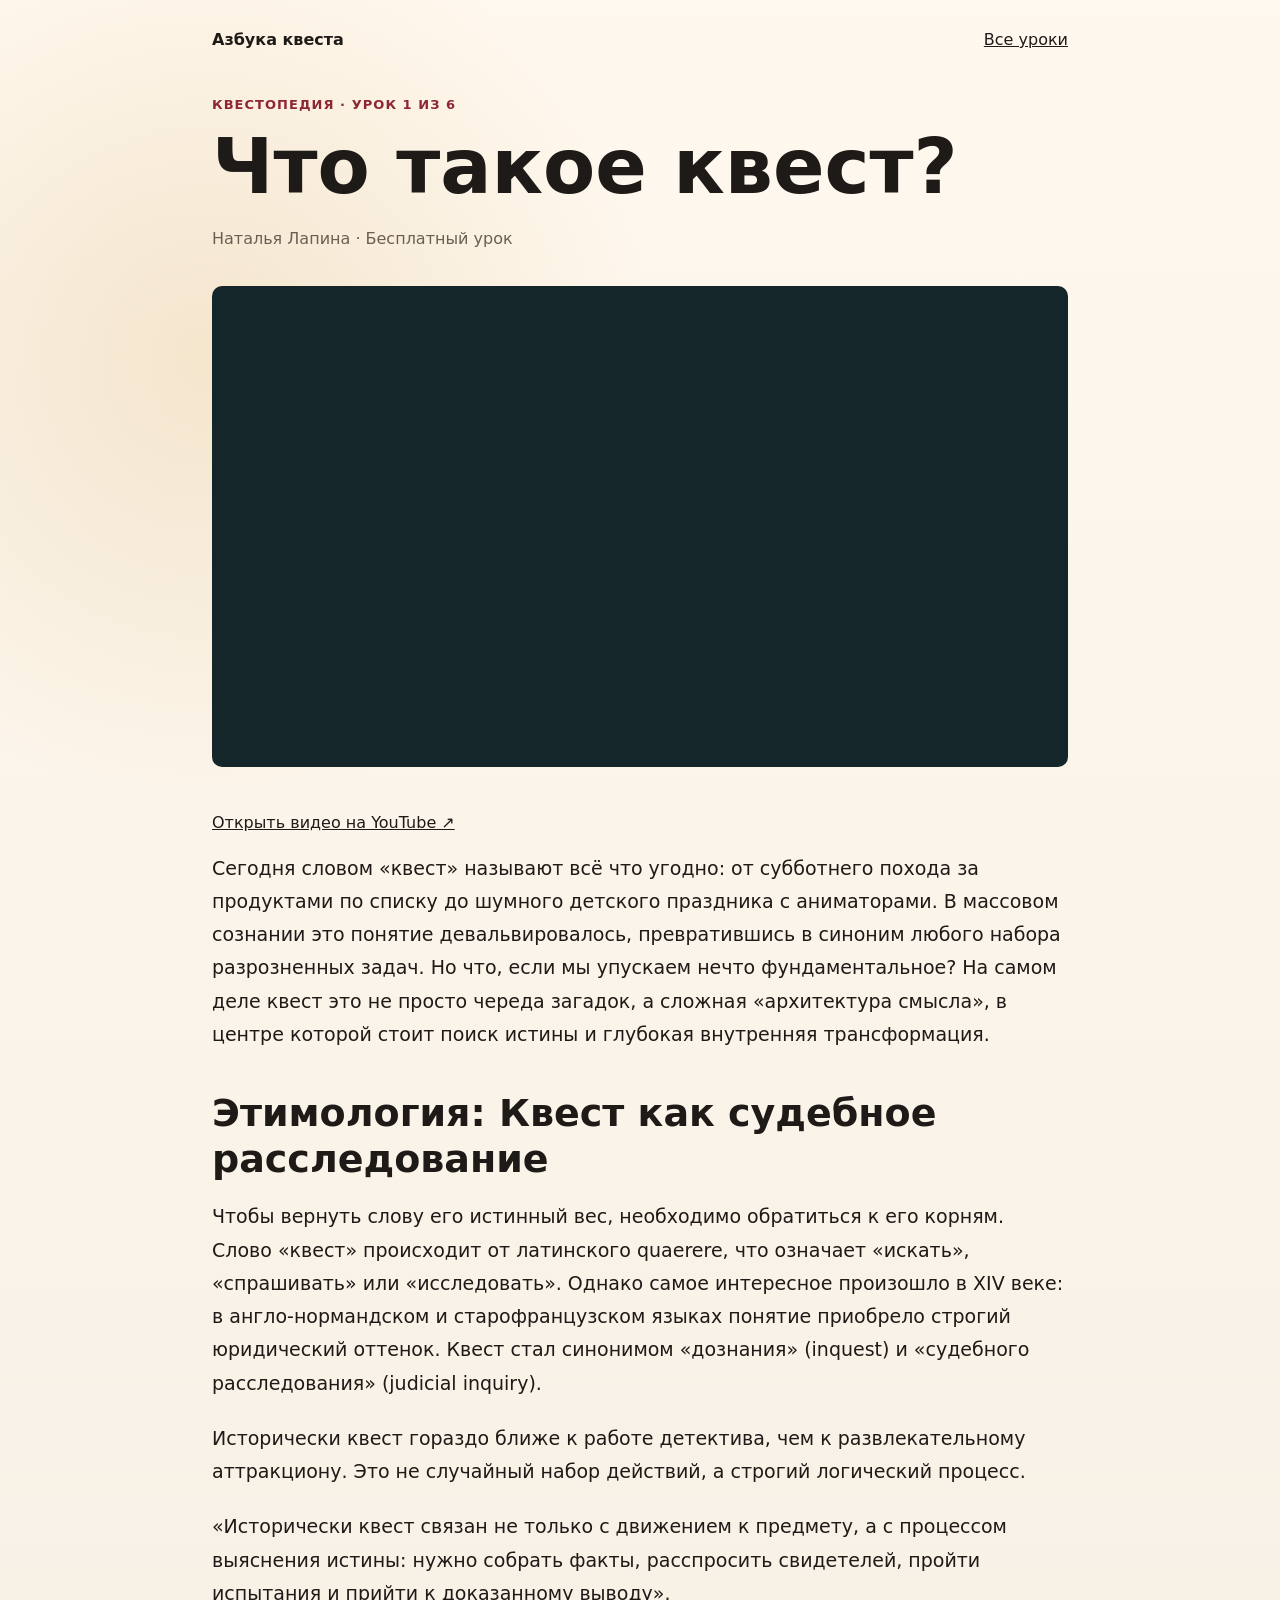
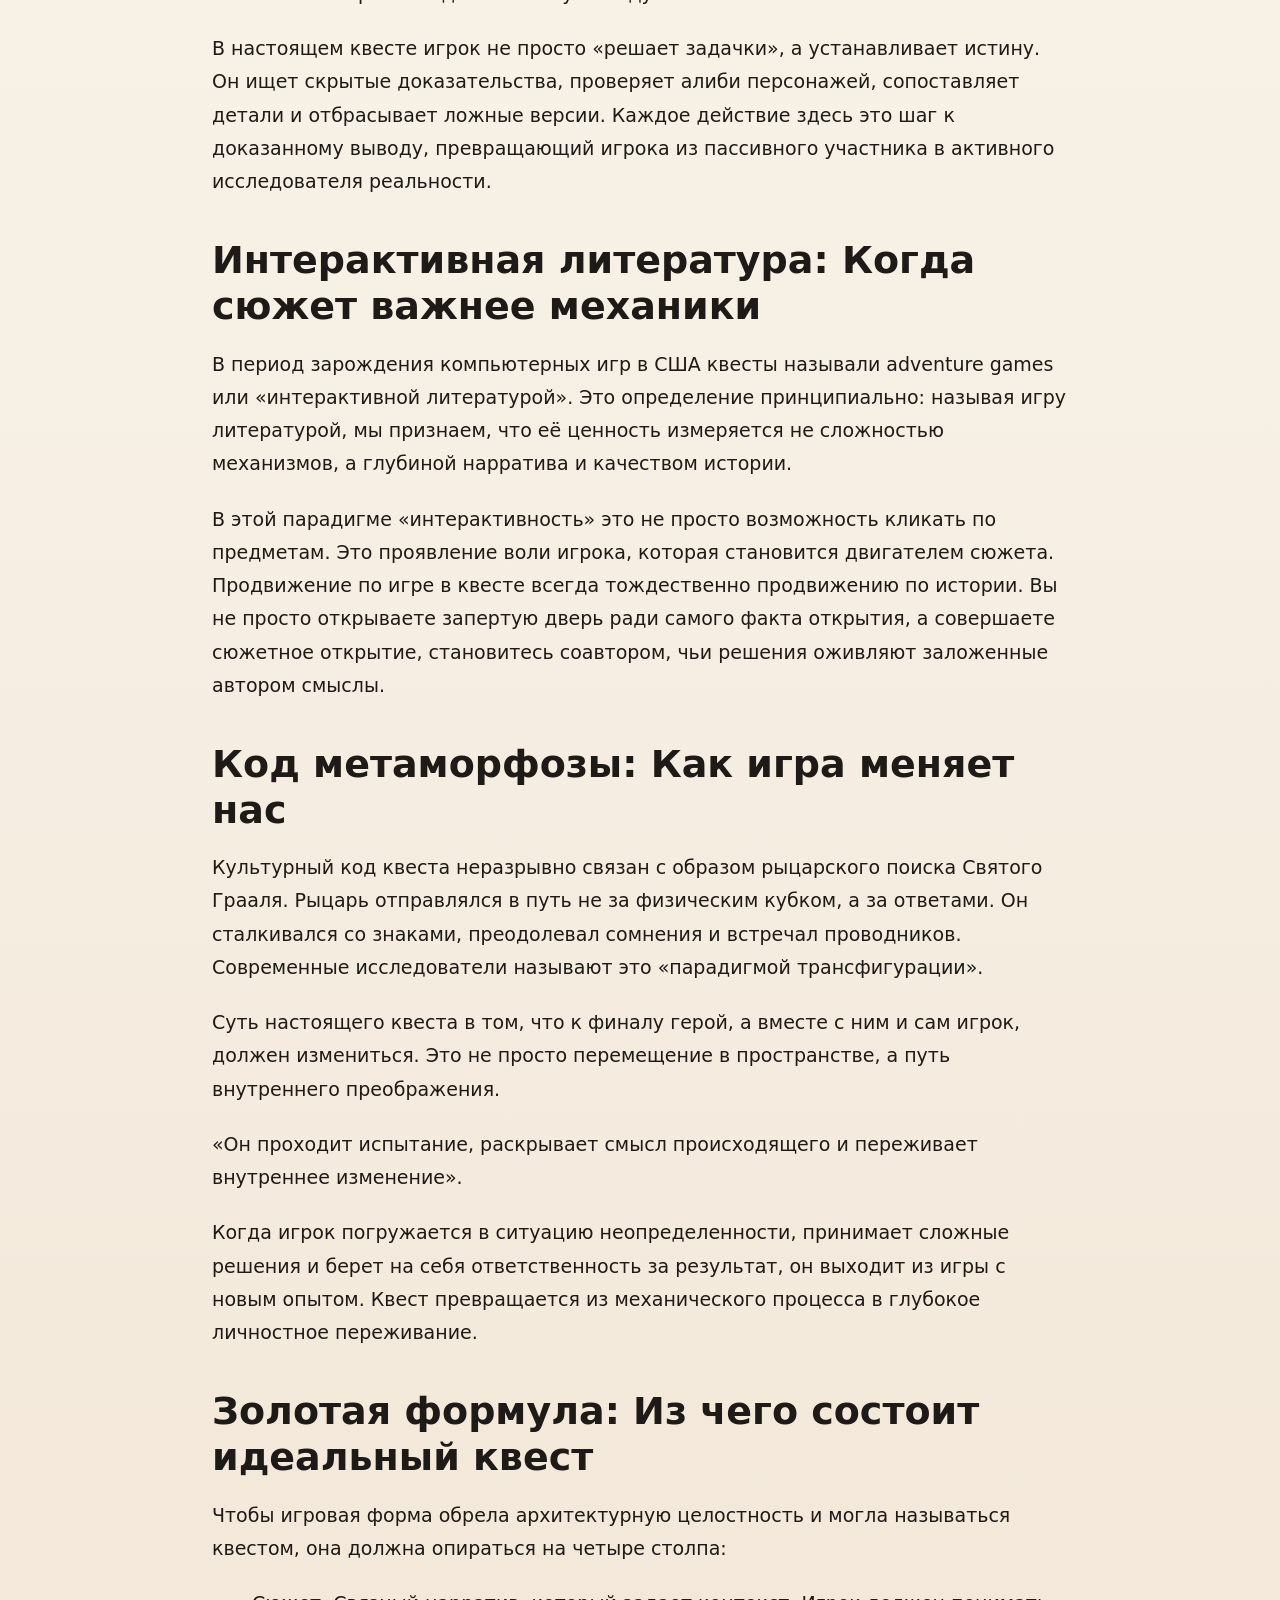
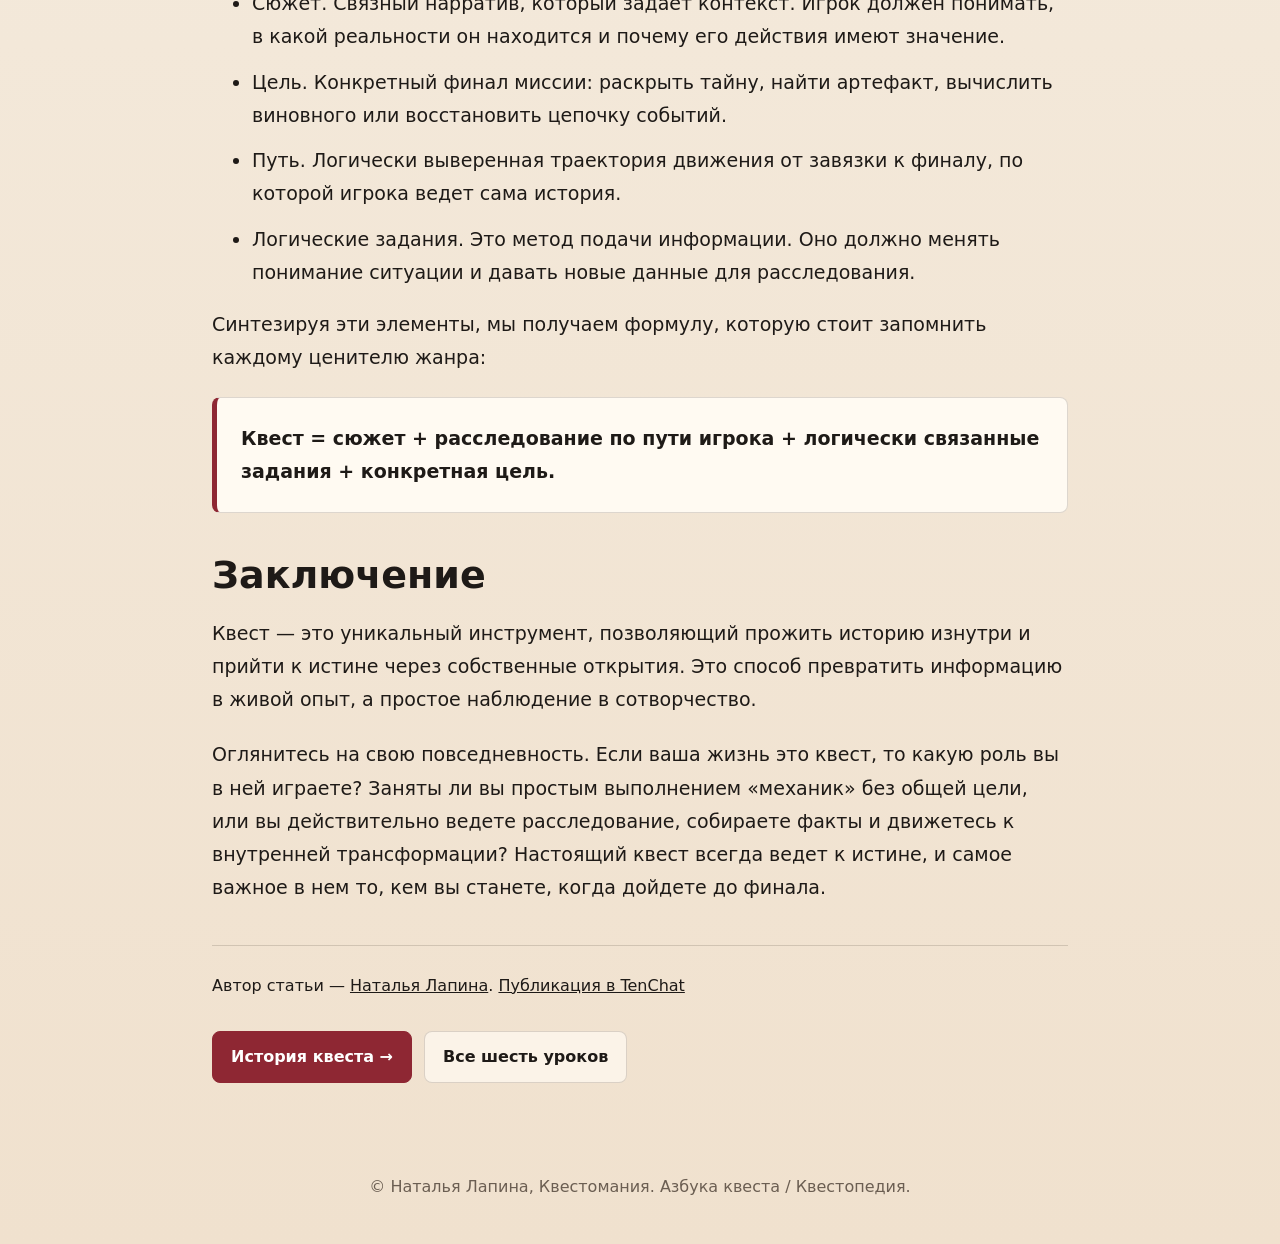
<file: chto-takoe-kvest/index.html>
<!doctype html><html lang="ru"><head><meta charset="utf-8"><meta name="viewport" content="width=device-width,initial-scale=1"><title>Что такое квест — урок 1 | Азбука квеста</title><meta name="description" content="Что такое квест: расследование, интерактивная история, путь игрока и логически связанные задания. Статья и бесплатный видеоурок Натальи Лапиной."><link rel="canonical" href="https://azbuka.questomanija.si/chto-takoe-kvest/"><meta name="robots" content="index,follow,max-image-preview:large,max-video-preview:-1"><meta property="og:type" content="article"><meta property="og:title" content="Квестопедия #1: Что такое квест?"><meta property="og:url" content="https://azbuka.questomanija.si/chto-takoe-kvest/"><meta property="og:image" content="https://i.ytimg.com/vi/Jn-knPm4Svk/hqdefault.jpg"><style>
:root{--paper:#f6efe4;--ink:#1e1a17;--muted:#6b5e52;--line:rgba(48,36,24,.16);--red:#8e2733;--red-dark:#6f1722;--white:#fffaf2;--shadow:0 24px 70px rgba(42,26,14,.18)}*{box-sizing:border-box}html{scroll-behavior:smooth}body{margin:0;background:radial-gradient(circle at 16% 8%,rgba(201,151,62,.18),transparent 28rem),linear-gradient(180deg,#fff8ee 0%,var(--paper) 46%,#f0e1ce 100%);color:var(--ink);font-family:Inter,system-ui,-apple-system,BlinkMacSystemFont,"Segoe UI",Arial,sans-serif;line-height:1.55}a{color:inherit}img{display:block;width:100%}.hero{min-height:92vh;padding:24px clamp(18px,4vw,60px) 72px;position:relative;overflow:hidden}.hero:before{content:"";position:absolute;inset:0;background-image:linear-gradient(rgba(30,26,23,.035) 1px,transparent 1px),linear-gradient(90deg,rgba(30,26,23,.035) 1px,transparent 1px);background-size:38px 38px;pointer-events:none}.topbar,.hero-grid,.section-inner,.footer{position:relative;z-index:1}.topbar{display:flex;align-items:center;justify-content:space-between;gap:20px;max-width:1180px;margin:0 auto 64px}.brand{font-weight:800;text-decoration:none}.navlinks{display:flex;gap:18px;color:var(--muted);font-size:15px}.navlinks a{text-decoration:none}.hero-grid{max-width:1180px;margin:0 auto;display:grid;grid-template-columns:minmax(0,1.05fr) minmax(280px,.75fr);align-items:center;gap:clamp(32px,6vw,78px)}.eyebrow{margin:0 0 12px;color:var(--red);font-size:13px;font-weight:800;letter-spacing:.08em;text-transform:uppercase}h1,h2,h3,p{margin-top:0}h1{margin-bottom:20px;max-width:760px;font-size:clamp(48px,9vw,112px);line-height:.92;letter-spacing:0}h2{margin-bottom:18px;font-size:clamp(30px,4vw,56px);line-height:1.02;letter-spacing:0}h3{margin-bottom:12px;font-size:24px;line-height:1.15;letter-spacing:0}.lead{max-width:680px;color:#3a3028;font-size:clamp(19px,2.2vw,25px)}.actions{display:flex;flex-wrap:wrap;gap:12px;margin-top:32px}.actions.center{justify-content:center}.button{display:inline-flex;min-height:48px;align-items:center;justify-content:center;border:1px solid var(--line);border-radius:8px;padding:13px 18px;font-weight:800;text-decoration:none;transition:transform .18s ease,box-shadow .18s ease}.button:hover{transform:translateY(-2px);box-shadow:0 12px 28px rgba(42,26,14,.15)}.button.primary{background:var(--red);color:#fff;border-color:var(--red)}.button.ghost{background:rgba(255,250,242,.72)}.hero-photo,.author-photo,.ideysha-photo{margin:0;border:1px solid var(--line);border-radius:10px;box-shadow:var(--shadow);overflow:hidden;background:#fff}.hero-photo{transform:rotate(1.5deg)}.hero-photo img{aspect-ratio:.68;height:min(72vh,760px);object-fit:cover;object-position:center}.section{padding:82px clamp(18px,4vw,60px)}.section-inner{max-width:1180px;margin:0 auto}.two-col{display:grid;grid-template-columns:minmax(0,.78fr) minmax(0,1.22fr);gap:clamp(26px,6vw,80px)}.prose{color:#3b3129;font-size:18px}.prose p{margin-bottom:16px}.lessons{background:rgba(255,250,242,.62);border-block:1px solid var(--line)}.lesson-list{display:grid;grid-template-columns:repeat(5,minmax(0,1fr));gap:16px;margin-top:32px}.lesson-card{min-height:340px;display:flex;flex-direction:column;border:1px solid var(--line);border-radius:8px;background:var(--white);padding:22px;box-shadow:0 14px 36px rgba(42,26,14,.08)}.lesson-number{width:44px;height:44px;display:inline-flex;align-items:center;justify-content:center;margin-bottom:20px;border-radius:50%;background:#f2e3cf;color:var(--red-dark);font-weight:900}.lesson-card p{color:var(--muted);font-size:16px}.card-links{display:flex;gap:10px;margin-top:auto;padding-top:18px}.card-links a{flex:1;border:1px solid var(--line);border-radius:8px;padding:10px 12px;text-align:center;font-weight:800;text-decoration:none;background:#fff7ec}.author-grid,.ideysha-grid{display:grid;grid-template-columns:minmax(240px,.62fr) minmax(0,1fr);align-items:center;gap:clamp(28px,6vw,76px)}.author-photo img{aspect-ratio:.68;object-fit:cover;object-position:center}.ideysha{background:#15262b;color:#fff7ec}.ideysha .prose,.ideysha .eyebrow{color:#fff7ec}.ideysha .eyebrow{color:#f1c56b}.ideysha-grid{grid-template-columns:minmax(0,1fr) minmax(280px,.7fr)}.ideysha-photo img{aspect-ratio:1.05;object-fit:cover;object-position:center}.cta{text-align:center}.cta-box{max-width:900px;border:1px solid var(--line);border-radius:10px;background:var(--white);padding:clamp(30px,5vw,60px);box-shadow:var(--shadow)}.footer{padding:28px 20px 44px;color:var(--muted);text-align:center}@media(max-width:1080px){.lesson-list{grid-template-columns:repeat(2,minmax(0,1fr))}}@media(max-width:760px){.topbar{align-items:flex-start;flex-direction:column;margin-bottom:42px}.navlinks{width:100%;justify-content:space-between}.hero{min-height:auto;padding-bottom:44px}.hero-grid,.two-col,.author-grid,.ideysha-grid{grid-template-columns:1fr}.hero-photo{transform:none}.hero-photo img{height:auto}.section{padding-block:56px}.lesson-list{grid-template-columns:1fr}.lesson-card{min-height:0}}
.video-lessons{grid-template-columns:repeat(2,minmax(0,1fr))}.video-lessons .lesson-card{min-height:0}.video-lessons .lesson-card h3{font-size:21px}@media(max-width:760px){.video-lessons{grid-template-columns:1fr}}
.lesson-shell{max-width:900px;margin:auto;padding:28px 22px 64px}.lesson-shell .topbar{margin-bottom:42px}.lesson-shell h1{font-size:clamp(40px,7vw,76px);line-height:1.05}.byline{color:var(--muted)}.lesson-video{aspect-ratio:16/9;width:100%;border:0;border-radius:10px;background:#15262b;margin:18px 0 36px}.article-body{font-size:19px;line-height:1.75}.article-body h2{font-size:clamp(27px,4vw,38px);line-height:1.2;margin:40px 0 18px}.article-body p{margin-bottom:22px}.article-body li{margin-bottom:12px}.formula{padding:24px;border:1px solid var(--line);border-left:5px solid var(--red);background:var(--white);border-radius:8px;font-weight:800}.lesson-bottom{border-top:1px solid var(--line);margin-top:40px;padding-top:28px}a:focus-visible{outline:3px solid var(--red);outline-offset:4px}@media(max-width:600px){.article-body{font-size:17px}.formula{padding:18px}.lesson-shell{padding-inline:18px}}</style><script type="application/ld+json">{"@context": "https://schema.org", "@graph": [{"@type": "Article", "@id": "https://azbuka.questomanija.si/chto-takoe-kvest/#article", "headline": "Квестопедия #1: Что такое квест?", "url": "https://azbuka.questomanija.si/chto-takoe-kvest/", "inLanguage": "ru", "author": {"@type": "Person", "@id": "https://questomanija.si/speaker/#person", "name": "Наталья Лапина", "url": "https://questomanija.si/speaker/"}, "isAccessibleForFree": true, "video": {"@id": "https://azbuka.questomanija.si/#video-Jn-knPm4Svk"}, "isPartOf": {"@type": "Course", "@id": "https://azbuka.questomanija.si/#course", "name": "Азбука квеста", "url": "https://azbuka.questomanija.si/"}}, {"@type": "VideoObject", "@id": "https://azbuka.questomanija.si/#video-Jn-knPm4Svk", "name": "Что такое квест", "description": "Видеоурок «Что такое квест» из бесплатного курса «Азбука квеста» Натальи Лапиной.", "url": "https://azbuka.questomanija.si/chto-takoe-kvest/", "embedUrl": "https://www.youtube-nocookie.com/embed/Jn-knPm4Svk", "thumbnailUrl": "https://i.ytimg.com/vi/Jn-knPm4Svk/hqdefault.jpg", "uploadDate": "2026-06-28T01:00:05-07:00", "duration": "PT6M8S", "inLanguage": "ru", "isAccessibleForFree": true, "author": {"@id": "https://questomanija.si/speaker/#person"}, "isPartOf": {"@id": "https://azbuka.questomanija.si/#course"}}, {"@type": "BreadcrumbList", "itemListElement": [{"@type": "ListItem", "position": 1, "name": "Азбука квеста", "item": "https://azbuka.questomanija.si/"}, {"@type": "ListItem", "position": 2, "name": "Что такое квест", "item": "https://azbuka.questomanija.si/chto-takoe-kvest/"}]}]}</script></head><body><main class="lesson-shell"><nav class="topbar" aria-label="Навигация"><a class="brand" href="/">Азбука квеста</a><a href="/#lessons">Все уроки</a></nav><header><p class="eyebrow">Квестопедия · Урок 1 из 6</p><h1>Что такое квест?</h1><p class="byline">Наталья Лапина · Бесплатный урок</p></header><iframe class="lesson-video" src="https://www.youtube-nocookie.com/embed/Jn-knPm4Svk" title="Что такое квест — видеоурок Натальи Лапиной" allow="encrypted-media; picture-in-picture; fullscreen" allowfullscreen></iframe><p><a href="https://www.youtube.com/watch?v=Jn-knPm4Svk">Открыть видео на YouTube ↗</a></p><article class="article-body" aria-label="Квестопедия #1: Что такое квест?"><p>Сегодня словом «квест» называют всё что угодно: от субботнего похода за продуктами по списку до шумного детского праздника с аниматорами. В массовом сознании это понятие девальвировалось, превратившись в синоним любого набора разрозненных задач. Но что, если мы упускаем нечто фундаментальное? На самом деле квест это не просто череда загадок, а сложная «архитектура смысла», в центре которой стоит поиск истины и глубокая внутренняя трансформация.</p><h2>Этимология: Квест как судебное расследование</h2><p>Чтобы вернуть слову его истинный вес, необходимо обратиться к его корням. Слово «квест» происходит от латинского quaerere, что означает «искать», «спрашивать» или «исследовать». Однако самое интересное произошло в XIV веке: в англо-нормандском и старофранцузском языках понятие приобрело строгий юридический оттенок. Квест стал синонимом «дознания» (inquest) и «судебного расследования» (judicial inquiry).</p><p>Исторически квест гораздо ближе к работе детектива, чем к развлекательному аттракциону. Это не случайный набор действий, а строгий логический процесс.</p><p>«Исторически квест связан не только с движением к предмету, а с процессом выяснения истины: нужно собрать факты, расспросить свидетелей, пройти испытания и прийти к доказанному выводу».</p><p>В настоящем квесте игрок не просто «решает задачки», а устанавливает истину. Он ищет скрытые доказательства, проверяет алиби персонажей, сопоставляет детали и отбрасывает ложные версии. Каждое действие здесь это шаг к доказанному выводу, превращающий игрока из пассивного участника в активного исследователя реальности.</p><h2>Интерактивная литература: Когда сюжет важнее механики</h2><p>В период зарождения компьютерных игр в США квесты называли adventure games или «интерактивной литературой». Это определение принципиально: называя игру литературой, мы признаем, что её ценность измеряется не сложностью механизмов, а глубиной нарратива и качеством истории.</p><p>В этой парадигме «интерактивность» это не просто возможность кликать по предметам. Это проявление воли игрока, которая становится двигателем сюжета. Продвижение по игре в квесте всегда тождественно продвижению по истории. Вы не просто открываете запертую дверь ради самого факта открытия, а совершаете сюжетное открытие, становитесь соавтором, чьи решения оживляют заложенные автором смыслы.</p><h2>Код метаморфозы: Как игра меняет нас</h2><p>Культурный код квеста неразрывно связан с образом рыцарского поиска Святого Грааля. Рыцарь отправлялся в путь не за физическим кубком, а за ответами. Он сталкивался со знаками, преодолевал сомнения и встречал проводников. Современные исследователи называют это «парадигмой трансфигурации».</p><p>Суть настоящего квеста в том, что к финалу герой, а вместе с ним и сам игрок, должен измениться. Это не просто перемещение в пространстве, а путь внутреннего преображения.</p><p>«Он проходит испытание, раскрывает смысл происходящего и переживает внутреннее изменение».</p><p>Когда игрок погружается в ситуацию неопределенности, принимает сложные решения и берет на себя ответственность за результат, он выходит из игры с новым опытом. Квест превращается из механического процесса в глубокое личностное переживание.</p><h2>Золотая формула: Из чего состоит идеальный квест</h2><p>Чтобы игровая форма обрела архитектурную целостность и могла называться квестом, она должна опираться на четыре столпа:</p><ul><li>Сюжет. Связный нарратив, который задает контекст. Игрок должен понимать, в какой реальности он находится и почему его действия имеют значение.</li><li>Цель. Конкретный финал миссии: раскрыть тайну, найти артефакт, вычислить виновного или восстановить цепочку событий.</li><li>Путь. Логически выверенная траектория движения от завязки к финалу, по которой игрока ведет сама история.</li><li>Логические задания. Это метод подачи информации. Оно должно менять понимание ситуации и давать новые данные для расследования.</li></ul><p>Синтезируя эти элементы, мы получаем формулу, которую стоит запомнить каждому ценителю жанра:</p><p class="formula">Квест = сюжет + расследование по пути игрока + логически связанные задания + конкретная цель.</p><h2>Заключение</h2><p>Квест — это уникальный инструмент, позволяющий прожить историю изнутри и прийти к истине через собственные открытия. Это способ превратить информацию в живой опыт, а простое наблюдение в сотворчество.</p><p>Оглянитесь на свою повседневность. Если ваша жизнь это квест, то какую роль вы в ней играете? Заняты ли вы простым выполнением «механик» без общей цели, или вы действительно ведете расследование, собираете факты и движетесь к внутренней трансформации? Настоящий квест всегда ведет к истине, и самое важное в нем то, кем вы станете, когда дойдете до финала.</p></article><div class="lesson-bottom"><p>Автор статьи — <a href="https://questomanija.si/speaker/">Наталья Лапина</a>. <a href="https://tenchat.ru/media/5627229-kvestopediya-1-chto-takoye-kvest">Публикация в TenChat</a></p><div class="actions"><a class="button primary" href="/istoriya-kvesta/">История квеста →</a><a class="button ghost" href="/#lessons">Все шесть уроков</a></div></div></main><footer class="footer">© Наталья Лапина, Квестомания. Азбука квеста / Квестопедия.</footer></body></html>
</file>
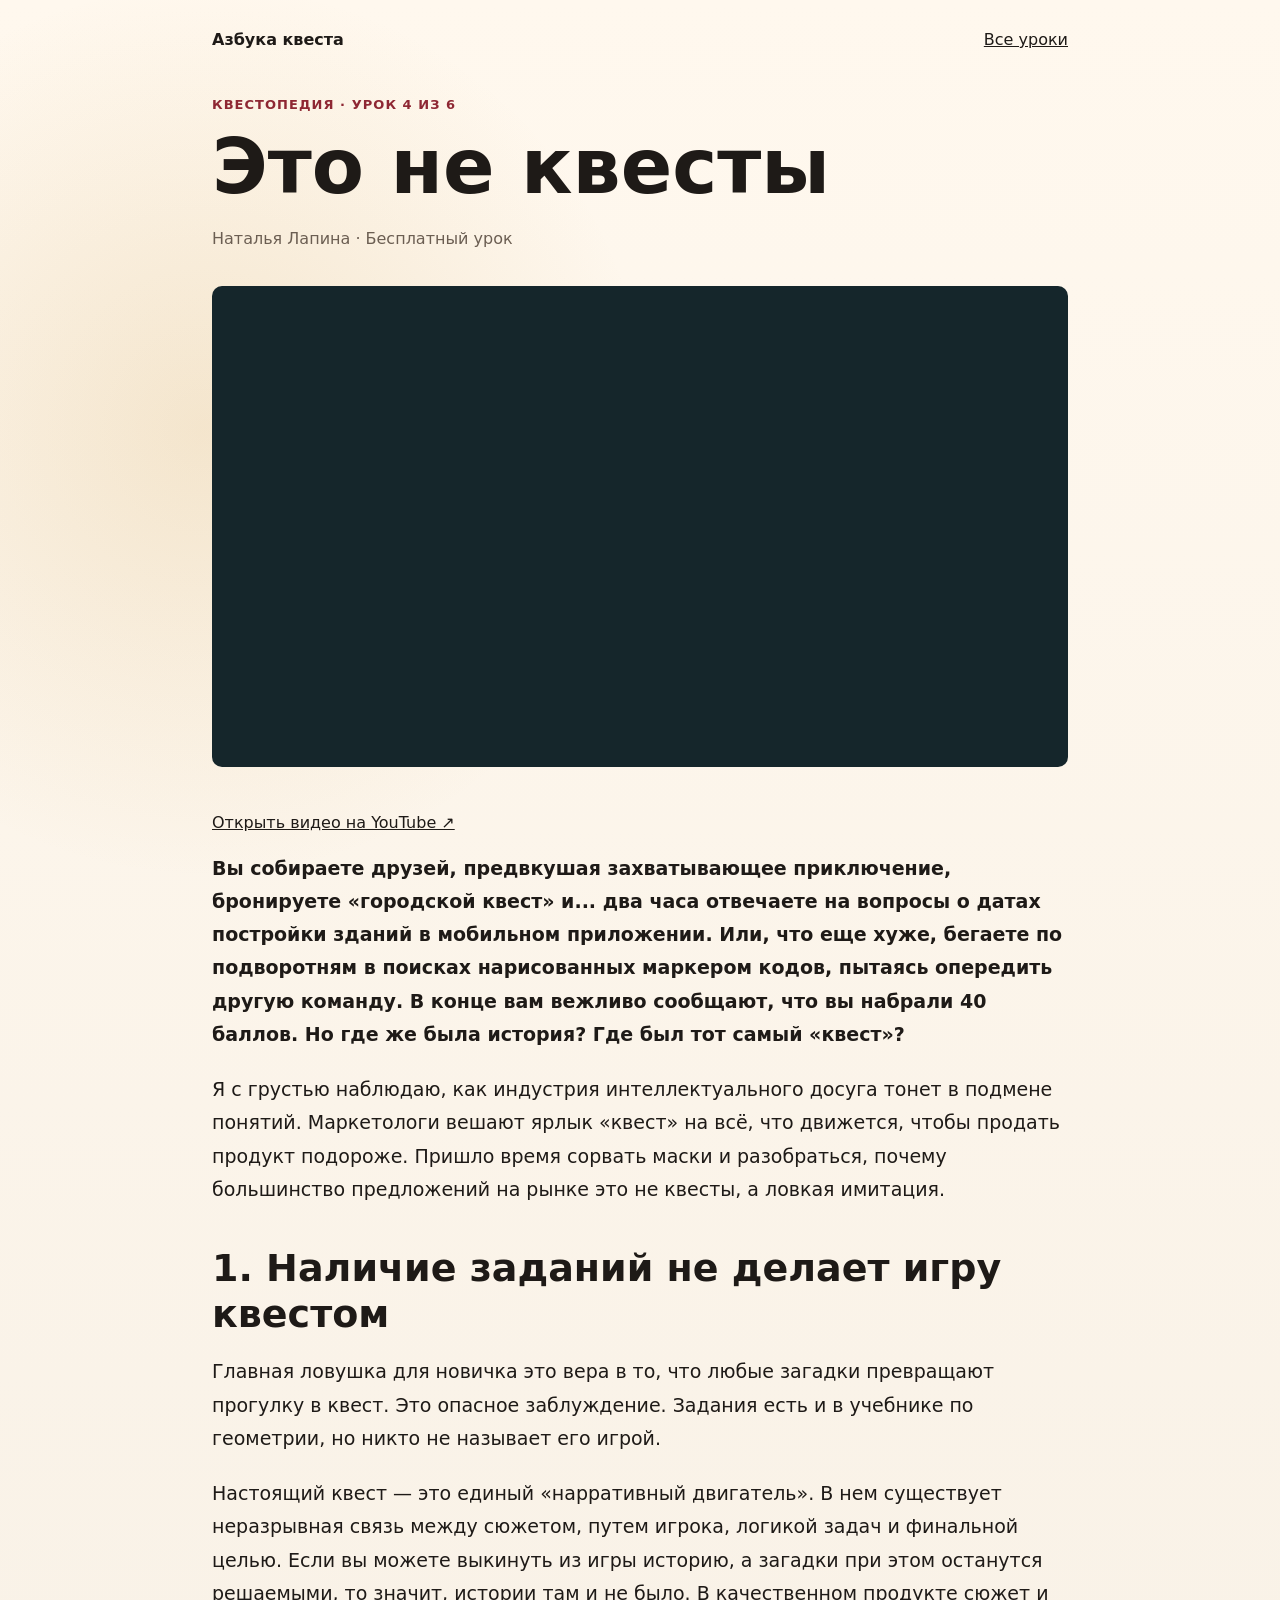
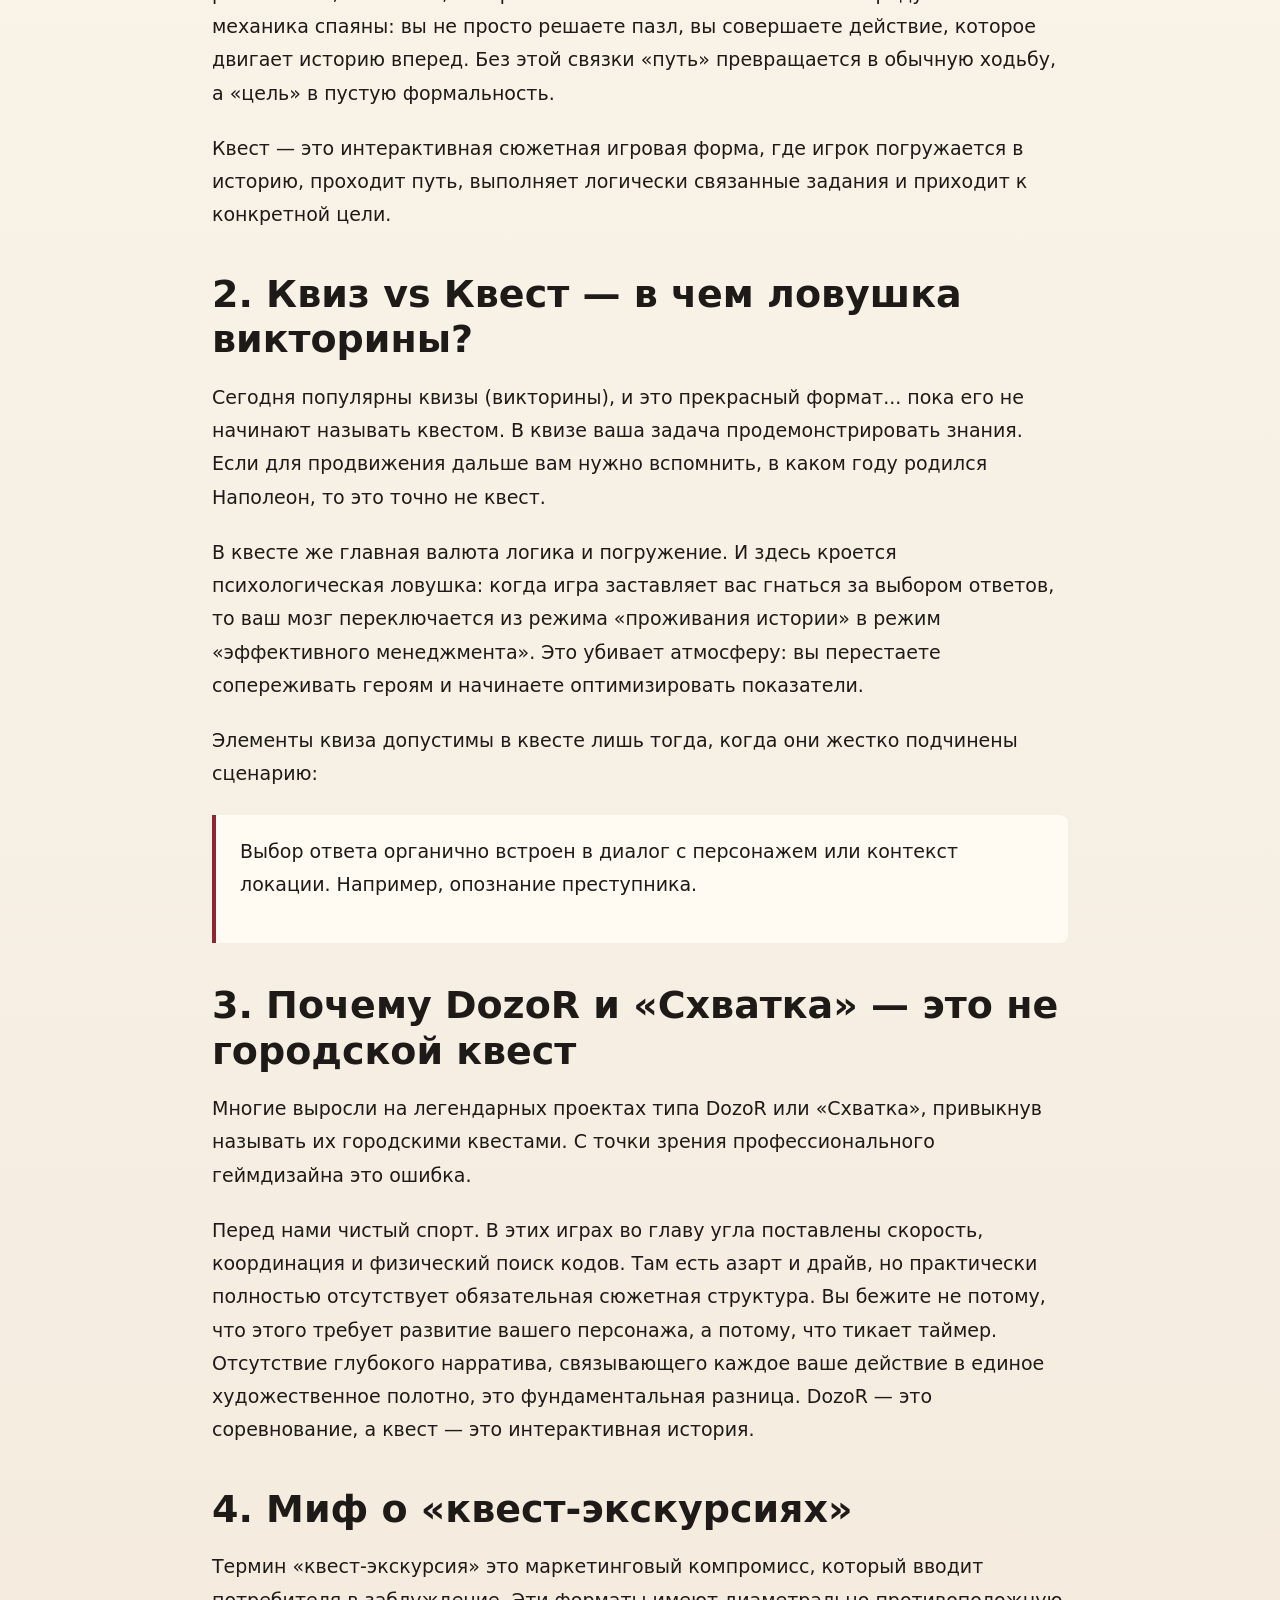
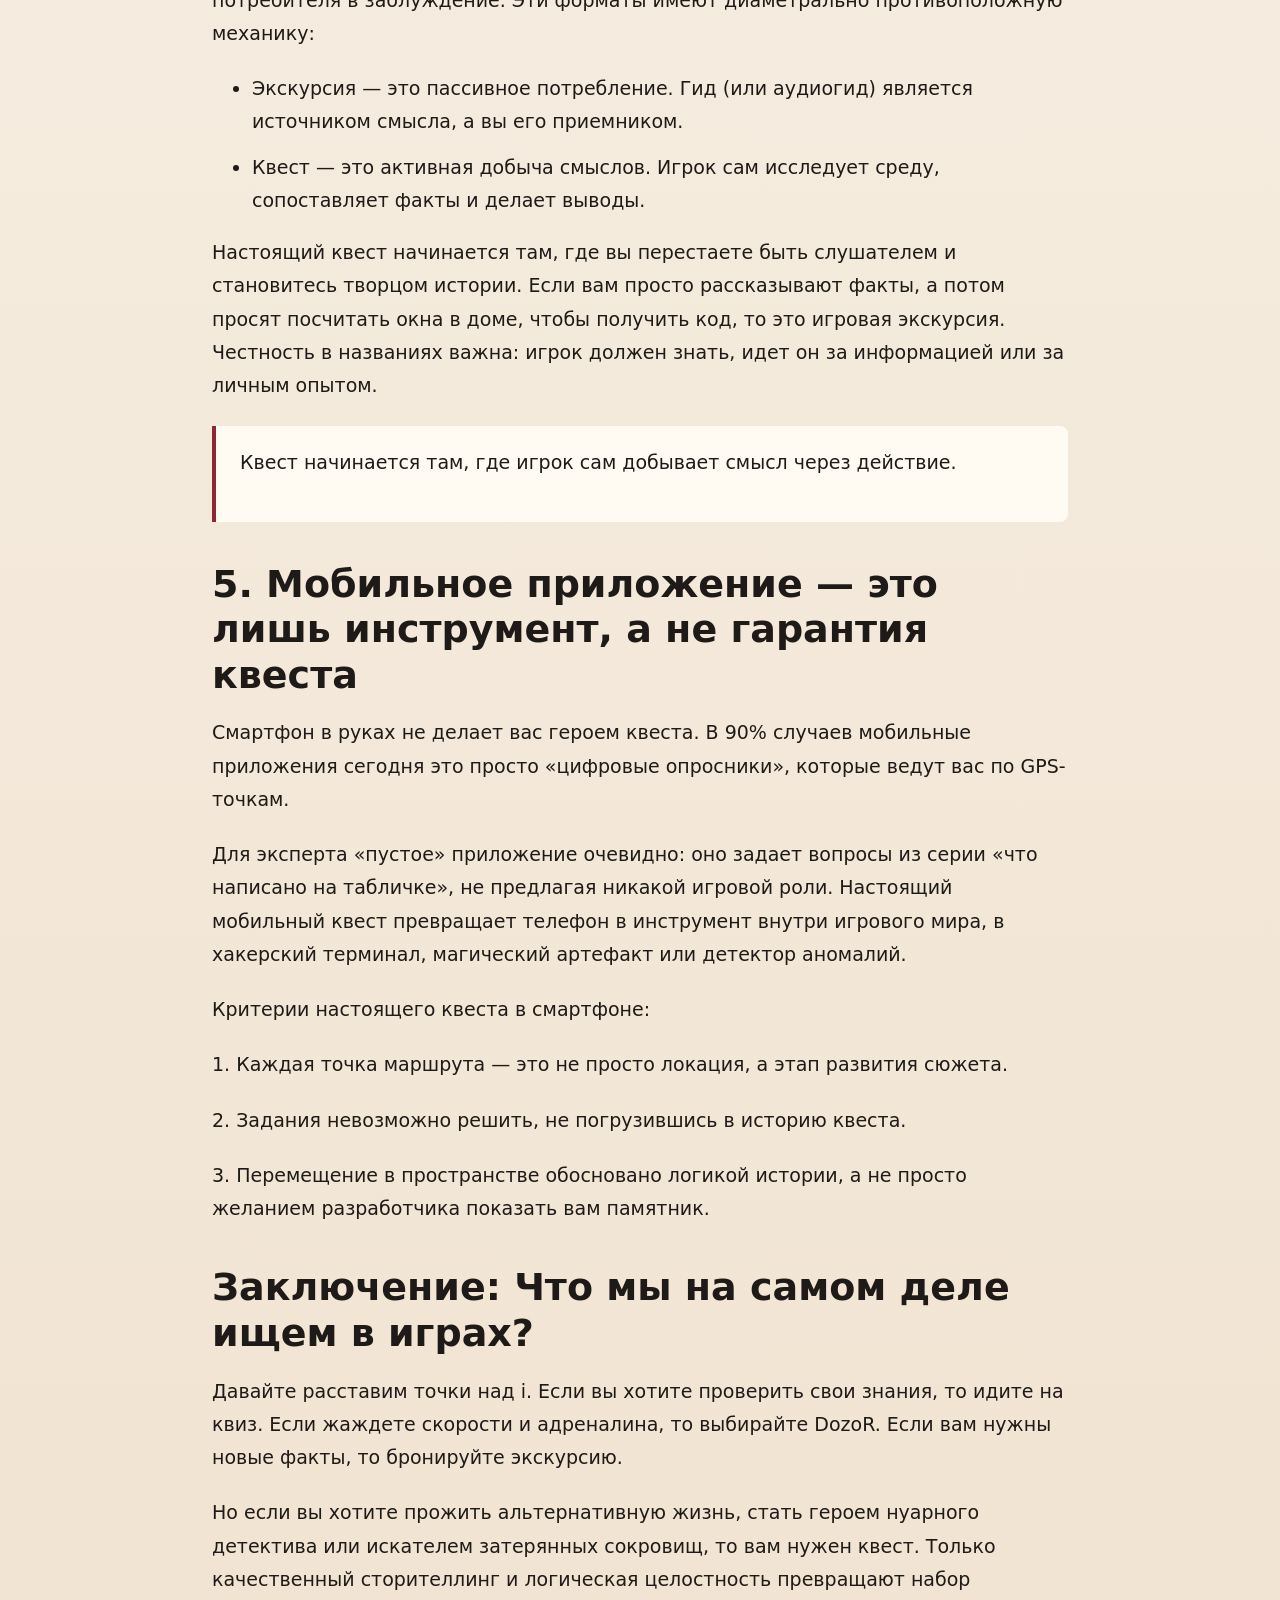
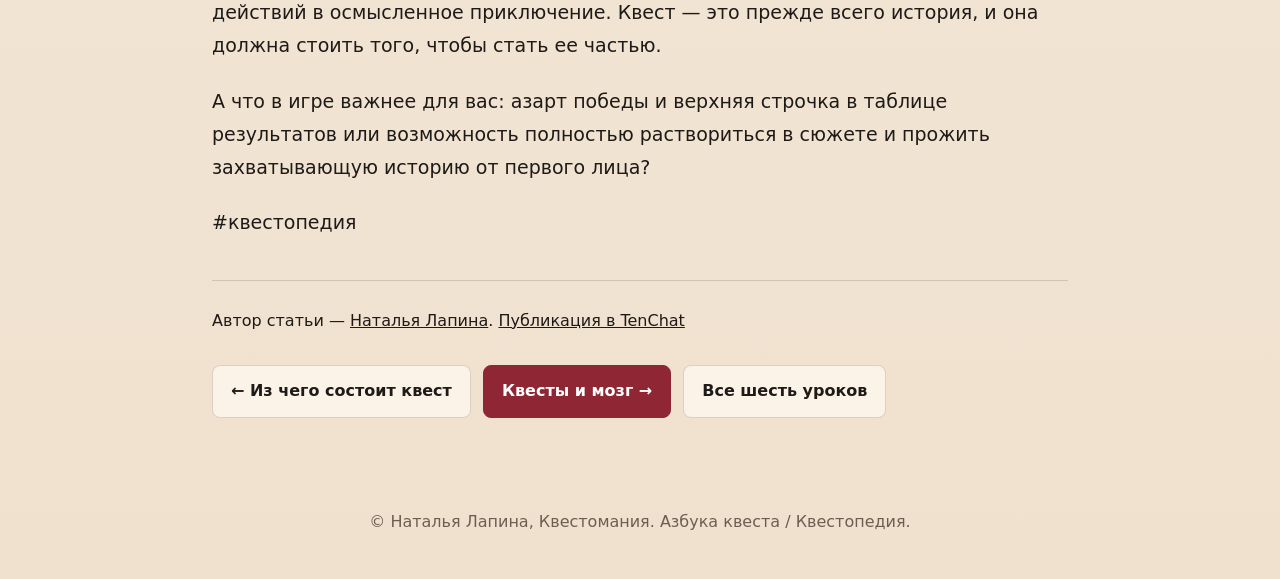
<file: eto-ne-kvesty/index.html>
<!doctype html><html lang="ru"><head><meta charset="utf-8"><meta name="viewport" content="width=device-width,initial-scale=1"><title>Это не квесты — урок 4 | Азбука квеста</title><meta name="description" content="Это не квесты: статья и бесплатный видеоурок Натальи Лапиной из курса «Азбука квеста»."><link rel="canonical" href="https://azbuka.questomanija.si/eto-ne-kvesty/"><meta name="robots" content="index,follow,max-image-preview:large,max-video-preview:-1"><meta property="og:type" content="article"><meta property="og:title" content="Квестопедия #1: Это не квесты"><meta property="og:url" content="https://azbuka.questomanija.si/eto-ne-kvesty/"><meta property="og:image" content="https://i.ytimg.com/vi/w9sYBz6BnTk/hqdefault.jpg"><style>
:root{--paper:#f6efe4;--ink:#1e1a17;--muted:#6b5e52;--line:rgba(48,36,24,.16);--red:#8e2733;--red-dark:#6f1722;--white:#fffaf2;--shadow:0 24px 70px rgba(42,26,14,.18)}*{box-sizing:border-box}html{scroll-behavior:smooth}body{margin:0;background:radial-gradient(circle at 16% 8%,rgba(201,151,62,.18),transparent 28rem),linear-gradient(180deg,#fff8ee 0%,var(--paper) 46%,#f0e1ce 100%);color:var(--ink);font-family:Inter,system-ui,-apple-system,BlinkMacSystemFont,"Segoe UI",Arial,sans-serif;line-height:1.55}a{color:inherit}img{display:block;width:100%}.hero{min-height:92vh;padding:24px clamp(18px,4vw,60px) 72px;position:relative;overflow:hidden}.hero:before{content:"";position:absolute;inset:0;background-image:linear-gradient(rgba(30,26,23,.035) 1px,transparent 1px),linear-gradient(90deg,rgba(30,26,23,.035) 1px,transparent 1px);background-size:38px 38px;pointer-events:none}.topbar,.hero-grid,.section-inner,.footer{position:relative;z-index:1}.topbar{display:flex;align-items:center;justify-content:space-between;gap:20px;max-width:1180px;margin:0 auto 64px}.brand{font-weight:800;text-decoration:none}.navlinks{display:flex;gap:18px;color:var(--muted);font-size:15px}.navlinks a{text-decoration:none}.hero-grid{max-width:1180px;margin:0 auto;display:grid;grid-template-columns:minmax(0,1.05fr) minmax(280px,.75fr);align-items:center;gap:clamp(32px,6vw,78px)}.eyebrow{margin:0 0 12px;color:var(--red);font-size:13px;font-weight:800;letter-spacing:.08em;text-transform:uppercase}h1,h2,h3,p{margin-top:0}h1{margin-bottom:20px;max-width:760px;font-size:clamp(48px,9vw,112px);line-height:.92;letter-spacing:0}h2{margin-bottom:18px;font-size:clamp(30px,4vw,56px);line-height:1.02;letter-spacing:0}h3{margin-bottom:12px;font-size:24px;line-height:1.15;letter-spacing:0}.lead{max-width:680px;color:#3a3028;font-size:clamp(19px,2.2vw,25px)}.actions{display:flex;flex-wrap:wrap;gap:12px;margin-top:32px}.actions.center{justify-content:center}.button{display:inline-flex;min-height:48px;align-items:center;justify-content:center;border:1px solid var(--line);border-radius:8px;padding:13px 18px;font-weight:800;text-decoration:none;transition:transform .18s ease,box-shadow .18s ease}.button:hover{transform:translateY(-2px);box-shadow:0 12px 28px rgba(42,26,14,.15)}.button.primary{background:var(--red);color:#fff;border-color:var(--red)}.button.ghost{background:rgba(255,250,242,.72)}.hero-photo,.author-photo,.ideysha-photo{margin:0;border:1px solid var(--line);border-radius:10px;box-shadow:var(--shadow);overflow:hidden;background:#fff}.hero-photo{transform:rotate(1.5deg)}.hero-photo img{aspect-ratio:.68;height:min(72vh,760px);object-fit:cover;object-position:center}.section{padding:82px clamp(18px,4vw,60px)}.section-inner{max-width:1180px;margin:0 auto}.two-col{display:grid;grid-template-columns:minmax(0,.78fr) minmax(0,1.22fr);gap:clamp(26px,6vw,80px)}.prose{color:#3b3129;font-size:18px}.prose p{margin-bottom:16px}.lessons{background:rgba(255,250,242,.62);border-block:1px solid var(--line)}.lesson-list{display:grid;grid-template-columns:repeat(5,minmax(0,1fr));gap:16px;margin-top:32px}.lesson-card{min-height:340px;display:flex;flex-direction:column;border:1px solid var(--line);border-radius:8px;background:var(--white);padding:22px;box-shadow:0 14px 36px rgba(42,26,14,.08)}.lesson-number{width:44px;height:44px;display:inline-flex;align-items:center;justify-content:center;margin-bottom:20px;border-radius:50%;background:#f2e3cf;color:var(--red-dark);font-weight:900}.lesson-card p{color:var(--muted);font-size:16px}.card-links{display:flex;gap:10px;margin-top:auto;padding-top:18px}.card-links a{flex:1;border:1px solid var(--line);border-radius:8px;padding:10px 12px;text-align:center;font-weight:800;text-decoration:none;background:#fff7ec}.author-grid,.ideysha-grid{display:grid;grid-template-columns:minmax(240px,.62fr) minmax(0,1fr);align-items:center;gap:clamp(28px,6vw,76px)}.author-photo img{aspect-ratio:.68;object-fit:cover;object-position:center}.ideysha{background:#15262b;color:#fff7ec}.ideysha .prose,.ideysha .eyebrow{color:#fff7ec}.ideysha .eyebrow{color:#f1c56b}.ideysha-grid{grid-template-columns:minmax(0,1fr) minmax(280px,.7fr)}.ideysha-photo img{aspect-ratio:1.05;object-fit:cover;object-position:center}.cta{text-align:center}.cta-box{max-width:900px;border:1px solid var(--line);border-radius:10px;background:var(--white);padding:clamp(30px,5vw,60px);box-shadow:var(--shadow)}.footer{padding:28px 20px 44px;color:var(--muted);text-align:center}@media(max-width:1080px){.lesson-list{grid-template-columns:repeat(2,minmax(0,1fr))}}@media(max-width:760px){.topbar{align-items:flex-start;flex-direction:column;margin-bottom:42px}.navlinks{width:100%;justify-content:space-between}.hero{min-height:auto;padding-bottom:44px}.hero-grid,.two-col,.author-grid,.ideysha-grid{grid-template-columns:1fr}.hero-photo{transform:none}.hero-photo img{height:auto}.section{padding-block:56px}.lesson-list{grid-template-columns:1fr}.lesson-card{min-height:0}}
.video-lessons{grid-template-columns:repeat(2,minmax(0,1fr))}.video-lessons .lesson-card{min-height:0}.video-lessons .lesson-card h3{font-size:21px}@media(max-width:760px){.video-lessons{grid-template-columns:1fr}}
.lesson-shell{max-width:900px;margin:auto;padding:28px 22px 64px}.lesson-shell .topbar{margin-bottom:42px}.lesson-shell h1{font-size:clamp(40px,7vw,76px);line-height:1.05}.byline{color:var(--muted)}.lesson-video{aspect-ratio:16/9;width:100%;border:0;border-radius:10px;background:#15262b;margin:18px 0 36px}.article-body{font-size:19px;line-height:1.75}.article-body h2{font-size:clamp(27px,4vw,38px);line-height:1.2;margin:40px 0 18px}.article-body p{margin-bottom:22px}.article-body li{margin-bottom:12px}.formula{padding:24px;border:1px solid var(--line);border-left:5px solid var(--red);background:var(--white);border-radius:8px;font-weight:800}.lesson-bottom{border-top:1px solid var(--line);margin-top:40px;padding-top:28px}a:focus-visible{outline:3px solid var(--red);outline-offset:4px}@media(max-width:600px){.article-body{font-size:17px}.formula{padding:18px}.lesson-shell{padding-inline:18px}}.article-body blockquote{margin:24px 0;padding:20px 24px;border-left:4px solid var(--red);background:var(--white);border-radius:0 8px 8px 0}.article-body h2 strong{font-weight:inherit}</style><script type="application/ld+json">{"@context": "https://schema.org", "@graph": [{"@type": "Article", "@id": "https://azbuka.questomanija.si/eto-ne-kvesty/#article", "headline": "Квестопедия #4: Это не квесты", "url": "https://azbuka.questomanija.si/eto-ne-kvesty/", "inLanguage": "ru", "author": {"@type": "Person", "@id": "https://questomanija.si/speaker/#person", "name": "Наталья Лапина", "url": "https://questomanija.si/speaker/"}, "isAccessibleForFree": true, "video": {"@id": "https://azbuka.questomanija.si/#video-w9sYBz6BnTk"}, "isPartOf": {"@type": "Course", "@id": "https://azbuka.questomanija.si/#course", "name": "Азбука квеста", "url": "https://azbuka.questomanija.si/"}}, {"@type": "VideoObject", "@id": "https://azbuka.questomanija.si/#video-w9sYBz6BnTk", "name": "Это не квесты", "description": "Видеоурок «Это не квесты» из бесплатного курса «Азбука квеста» Натальи Лапиной.", "url": "https://azbuka.questomanija.si/eto-ne-kvesty/", "embedUrl": "https://www.youtube-nocookie.com/embed/w9sYBz6BnTk", "thumbnailUrl": "https://i.ytimg.com/vi/w9sYBz6BnTk/hqdefault.jpg", "uploadDate": "2026-07-01T01:00:06-07:00", "duration": "PT7M3S", "inLanguage": "ru", "isAccessibleForFree": true, "author": {"@id": "https://questomanija.si/speaker/#person"}, "isPartOf": {"@id": "https://azbuka.questomanija.si/#course"}}, {"@type": "BreadcrumbList", "itemListElement": [{"@type": "ListItem", "position": 1, "name": "Азбука квеста", "item": "https://azbuka.questomanija.si/"}, {"@type": "ListItem", "position": 2, "name": "Это не квесты", "item": "https://azbuka.questomanija.si/eto-ne-kvesty/"}]}]}</script></head><body><main class="lesson-shell"><nav class="topbar" aria-label="Навигация"><a class="brand" href="/">Азбука квеста</a><a href="/#lessons">Все уроки</a></nav><header><p class="eyebrow">Квестопедия · Урок 4 из 6</p><h1>Это не квесты</h1><p class="byline">Наталья Лапина · Бесплатный урок</p></header><iframe class="lesson-video" src="https://www.youtube-nocookie.com/embed/w9sYBz6BnTk" title="Это не квесты — видеоурок Натальи Лапиной" allow="encrypted-media; picture-in-picture; fullscreen" allowfullscreen></iframe><p><a href="https://www.youtube.com/watch?v=w9sYBz6BnTk">Открыть видео на YouTube ↗</a></p><article class="article-body" aria-label="Квестопедия #4: Это не квесты"><p><strong>Вы собираете друзей, предвкушая захватывающее приключение, бронируете «городской квест» и... два часа отвечаете на вопросы о датах постройки зданий в мобильном приложении. Или, что еще хуже, бегаете по подворотням в поисках нарисованных маркером кодов, пытаясь опередить другую команду. В конце вам вежливо сообщают, что вы набрали 40 баллов. Но где же была история? Где был тот самый «квест»?</strong></p><p>Я с грустью наблюдаю, как индустрия интеллектуального досуга тонет в подмене понятий. Маркетологи вешают ярлык «квест» на всё, что движется, чтобы продать продукт подороже. Пришло время сорвать маски и разобраться, почему большинство предложений на рынке это не квесты, а ловкая имитация.</p><h2><strong>1. Наличие заданий не делает игру квестом</strong></h2><p>Главная ловушка для новичка это вера в то, что любые загадки превращают прогулку в квест. Это опасное заблуждение. Задания есть и в учебнике по геометрии, но никто не называет его игрой.</p><p>Настоящий квест — это единый «нарративный двигатель». В нем существует неразрывная связь между сюжетом, путем игрока, логикой задач и финальной целью. Если вы можете выкинуть из игры историю, а загадки при этом останутся решаемыми, то значит, истории там и не было. В качественном продукте сюжет и механика спаяны: вы не просто решаете пазл, вы совершаете действие, которое двигает историю вперед. Без этой связки «путь» превращается в обычную ходьбу, а «цель» в пустую формальность.</p><p>Квест — это интерактивная сюжетная игровая форма, где игрок погружается в историю, проходит путь, выполняет логически связанные задания и приходит к конкретной цели.</p><h2><strong>2. Квиз vs Квест — в чем ловушка викторины?</strong></h2><p>Сегодня популярны квизы (викторины), и это прекрасный формат... пока его не начинают называть квестом. В квизе ваша задача продемонстрировать знания. Если для продвижения дальше вам нужно вспомнить, в каком году родился Наполеон, то это точно не квест.</p><p>В квесте же главная валюта логика и погружение. И здесь кроется психологическая ловушка: когда игра заставляет вас гнаться за выбором ответов, то ваш мозг переключается из режима «проживания истории» в режим «эффективного менеджмента». Это убивает атмосферу: вы перестаете сопереживать героям и начинаете оптимизировать показатели.</p><p>Элементы квиза допустимы в квесте лишь тогда, когда они жестко подчинены сценарию:</p><blockquote><p>Выбор ответа органично встроен в диалог с персонажем или контекст локации. Например, опознание преступника.</p></blockquote><h2><strong>3. Почему DozoR и «Схватка» — это не городской квест</strong></h2><p>Многие выросли на легендарных проектах типа DozoR или «Схватка», привыкнув называть их городскими квестами. С точки зрения профессионального геймдизайна это ошибка.</p><p>Перед нами чистый спорт. В этих играх во главу угла поставлены скорость, координация и физический поиск кодов. Там есть азарт и драйв, но практически полностью отсутствует обязательная сюжетная структура. Вы бежите не потому, что этого требует развитие вашего персонажа, а потому, что тикает таймер. Отсутствие глубокого нарратива, связывающего каждое ваше действие в единое художественное полотно, это фундаментальная разница. DozoR — это соревнование, а квест — это интерактивная история.</p><h2><strong>4. Миф о «квест-экскурсиях»</strong></h2><p>Термин «квест-экскурсия» это маркетинговый компромисс, который вводит потребителя в заблуждение. Эти форматы имеют диаметрально противоположную механику:</p><ul><li>Экскурсия — это пассивное потребление. Гид (или аудиогид) является источником смысла, а вы его приемником.</li><li>Квест — это активная добыча смыслов. Игрок сам исследует среду, сопоставляет факты и делает выводы.</li></ul><p>Настоящий квест начинается там, где вы перестаете быть слушателем и становитесь творцом истории. Если вам просто рассказывают факты, а потом просят посчитать окна в доме, чтобы получить код, то это игровая экскурсия. Честность в названиях важна: игрок должен знать, идет он за информацией или за личным опытом.</p><blockquote><p>Квест начинается там, где игрок сам добывает смысл через действие.</p></blockquote><h2><strong>5. Мобильное приложение — это лишь инструмент, а не гарантия квеста</strong></h2><p>Смартфон в руках не делает вас героем квеста. В 90% случаев мобильные приложения сегодня это просто «цифровые опросники», которые ведут вас по GPS-точкам.</p><p>Для эксперта «пустое» приложение очевидно: оно задает вопросы из серии «что написано на табличке», не предлагая никакой игровой роли. Настоящий мобильный квест превращает телефон в инструмент внутри игрового мира, в хакерский терминал, магический артефакт или детектор аномалий.</p><p>Критерии настоящего квеста в смартфоне:</p><p>1. Каждая точка маршрута — это не просто локация, а этап развития сюжета.</p><p>2. Задания невозможно решить, не погрузившись в историю квеста.</p><p>3. Перемещение в пространстве обосновано логикой истории, а не просто желанием разработчика показать вам памятник.</p><h2><strong>Заключение: Что мы на самом деле ищем в играх?</strong></h2><p>Давайте расставим точки над i. Если вы хотите проверить свои знания, то идите на квиз. Если жаждете скорости и адреналина, то выбирайте DozoR. Если вам нужны новые факты, то бронируйте экскурсию.</p><p>Но если вы хотите прожить альтернативную жизнь, стать героем нуарного детектива или искателем затерянных сокровищ, то вам нужен квест. Только качественный сторителлинг и логическая целостность превращают набор действий в осмысленное приключение. Квест — это прежде всего история, и она должна стоить того, чтобы стать ее частью.</p><p>А что в игре важнее для вас: азарт победы и верхняя строчка в таблице результатов или возможность полностью раствориться в сюжете и прожить захватывающую историю от первого лица?</p><p>#квестопедия</a></p></article><div class="lesson-bottom"><p>Автор статьи — <a href="https://questomanija.si/speaker/">Наталья Лапина</a>. <a href="https://tenchat.ru/media/5628008-kvestopediya-4-eto-ne-kvesty">Публикация в TenChat</a></p><div class="actions"><a class="button ghost" href="/iz-chego-sostoit-kvest/">← Из чего состоит квест</a><a class="button primary" href="/kvesty-i-mozg/">Квесты и мозг →</a><a class="button ghost" href="/#lessons">Все шесть уроков</a></div></div></main><footer class="footer">© Наталья Лапина, Квестомания. Азбука квеста / Квестопедия.</footer></body></html>
</file>
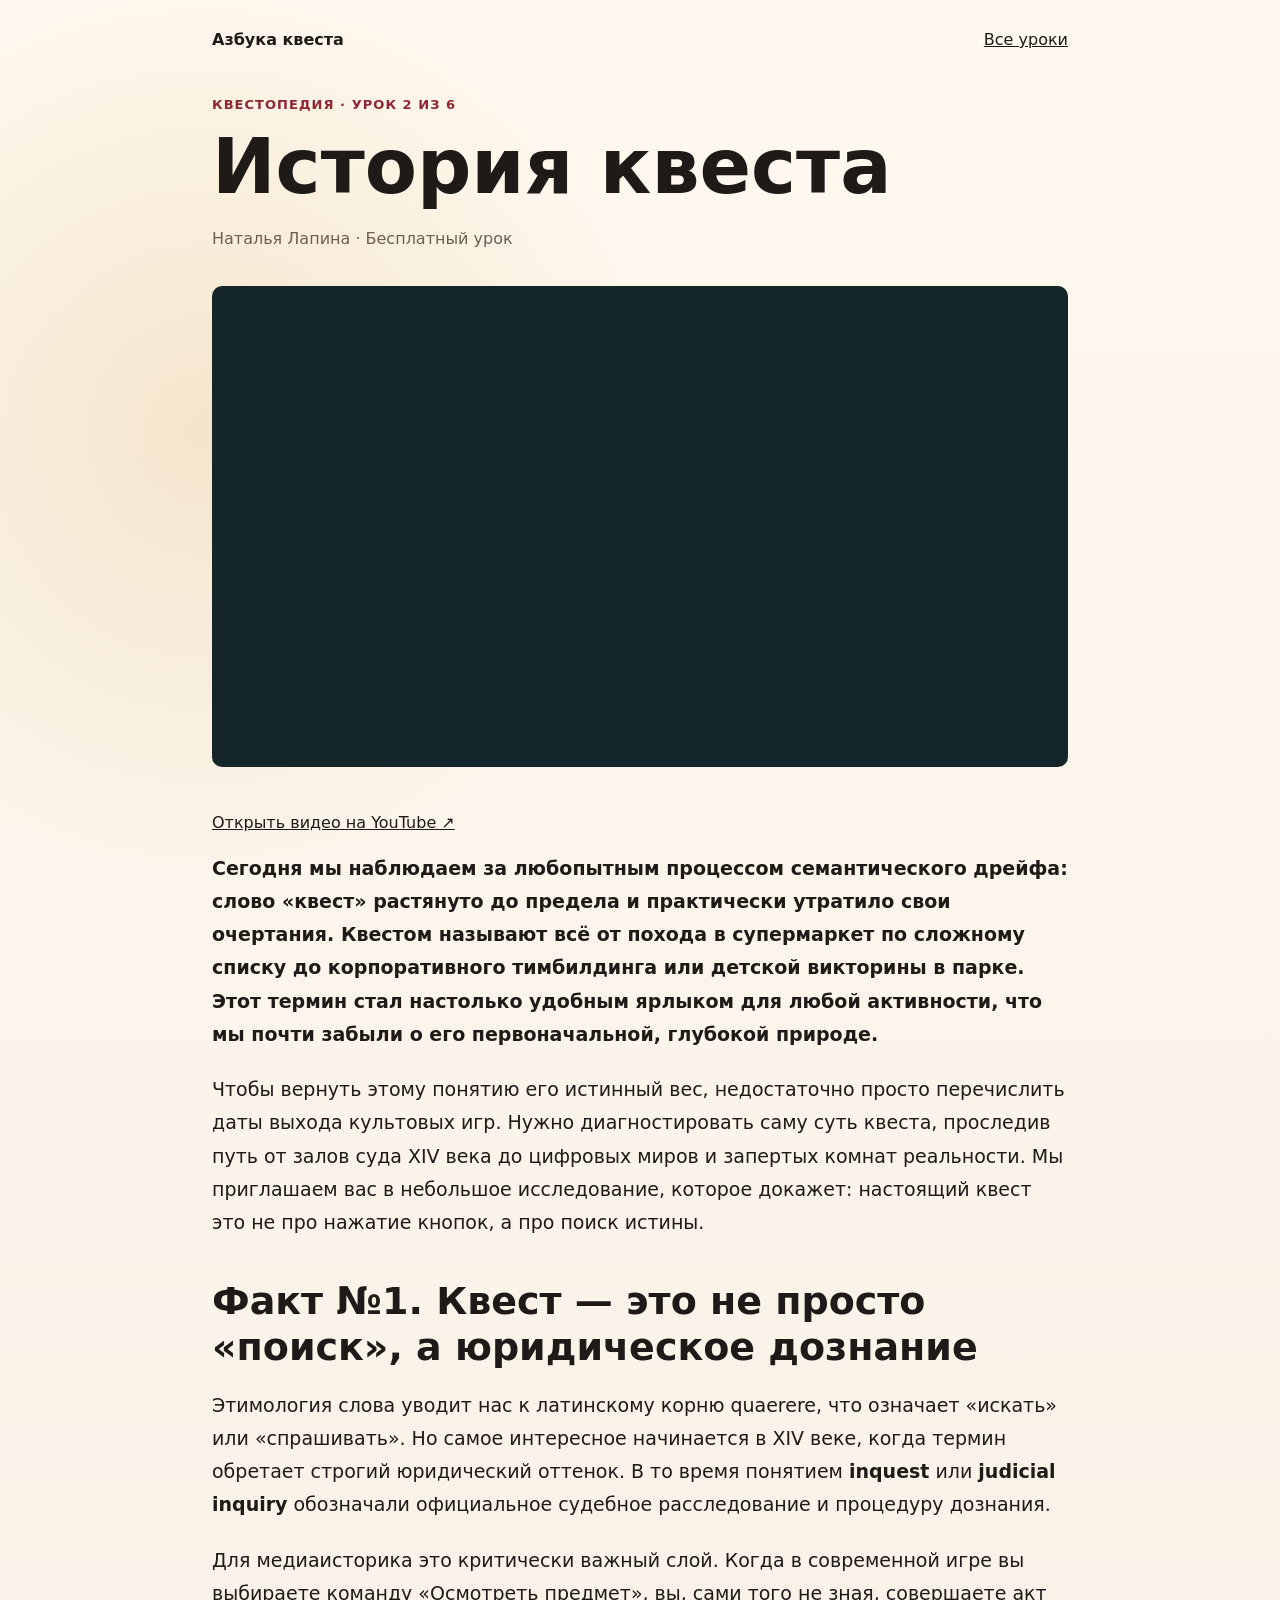
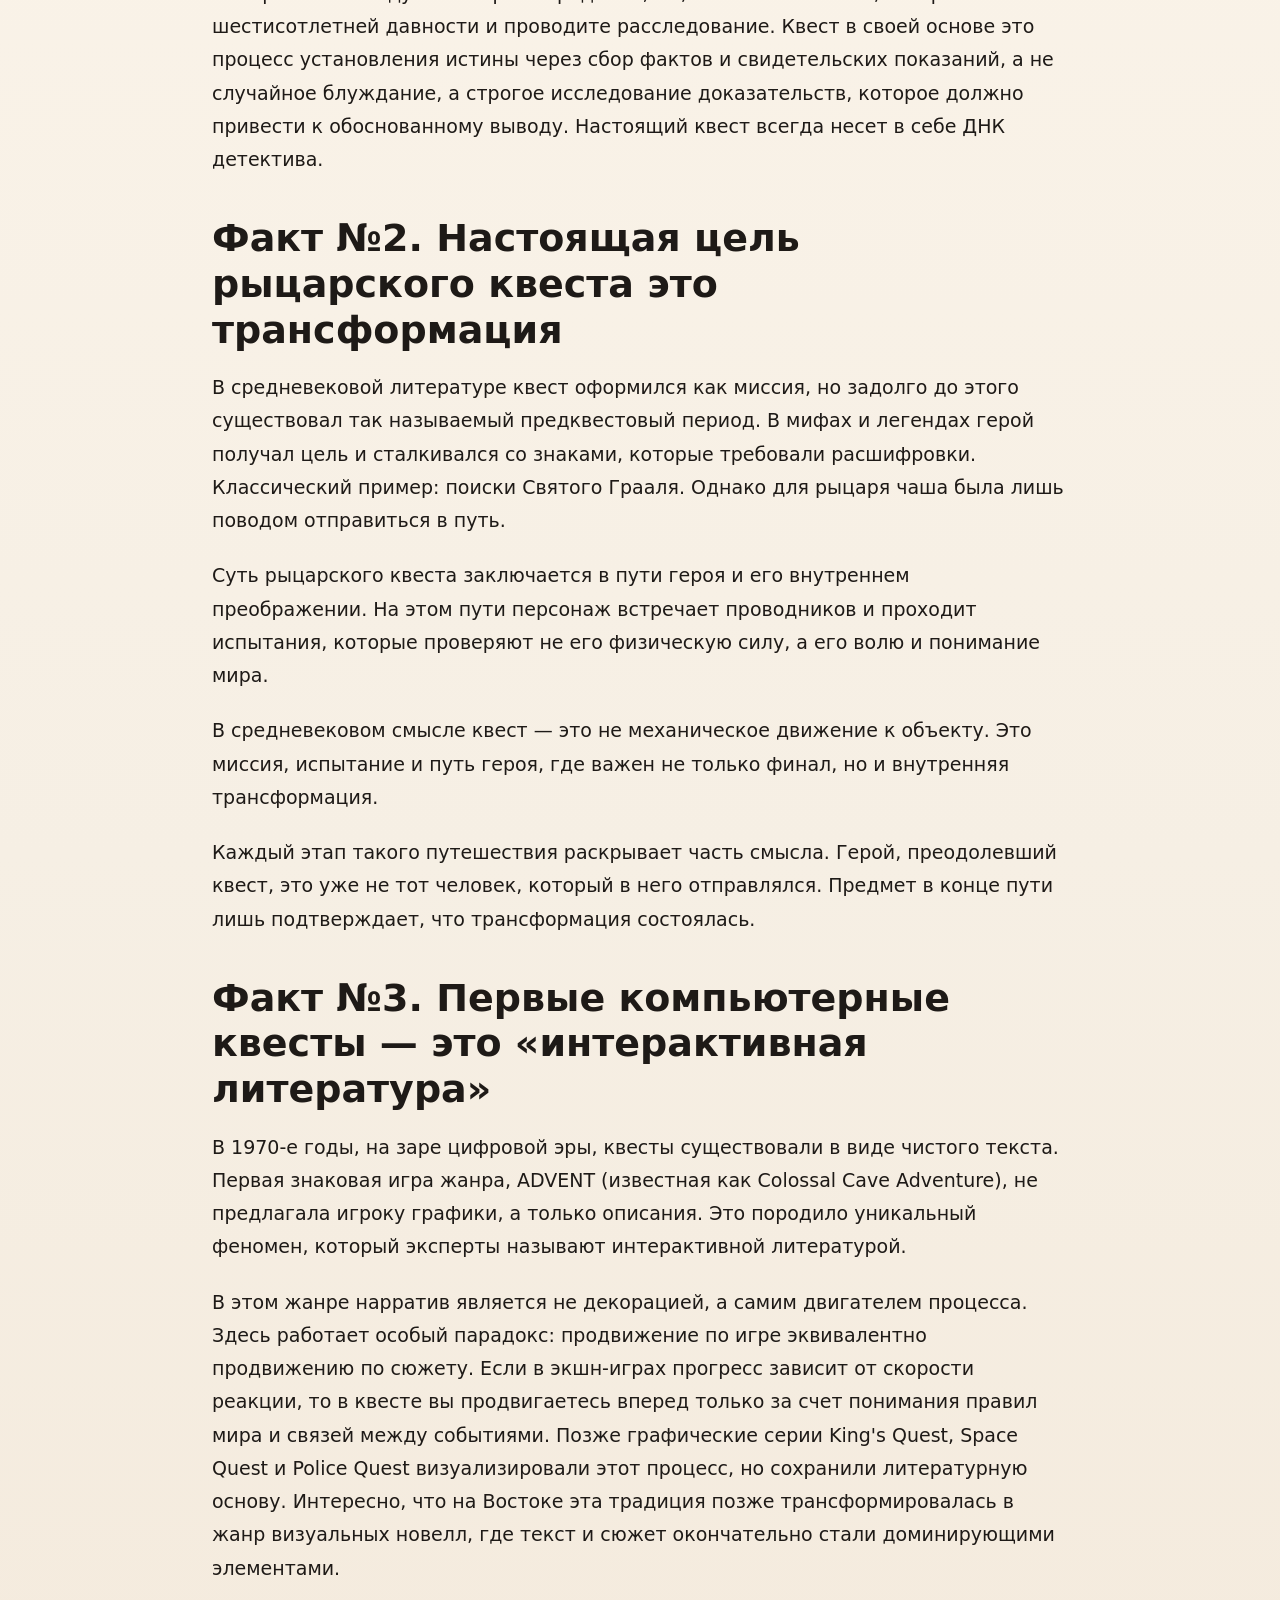
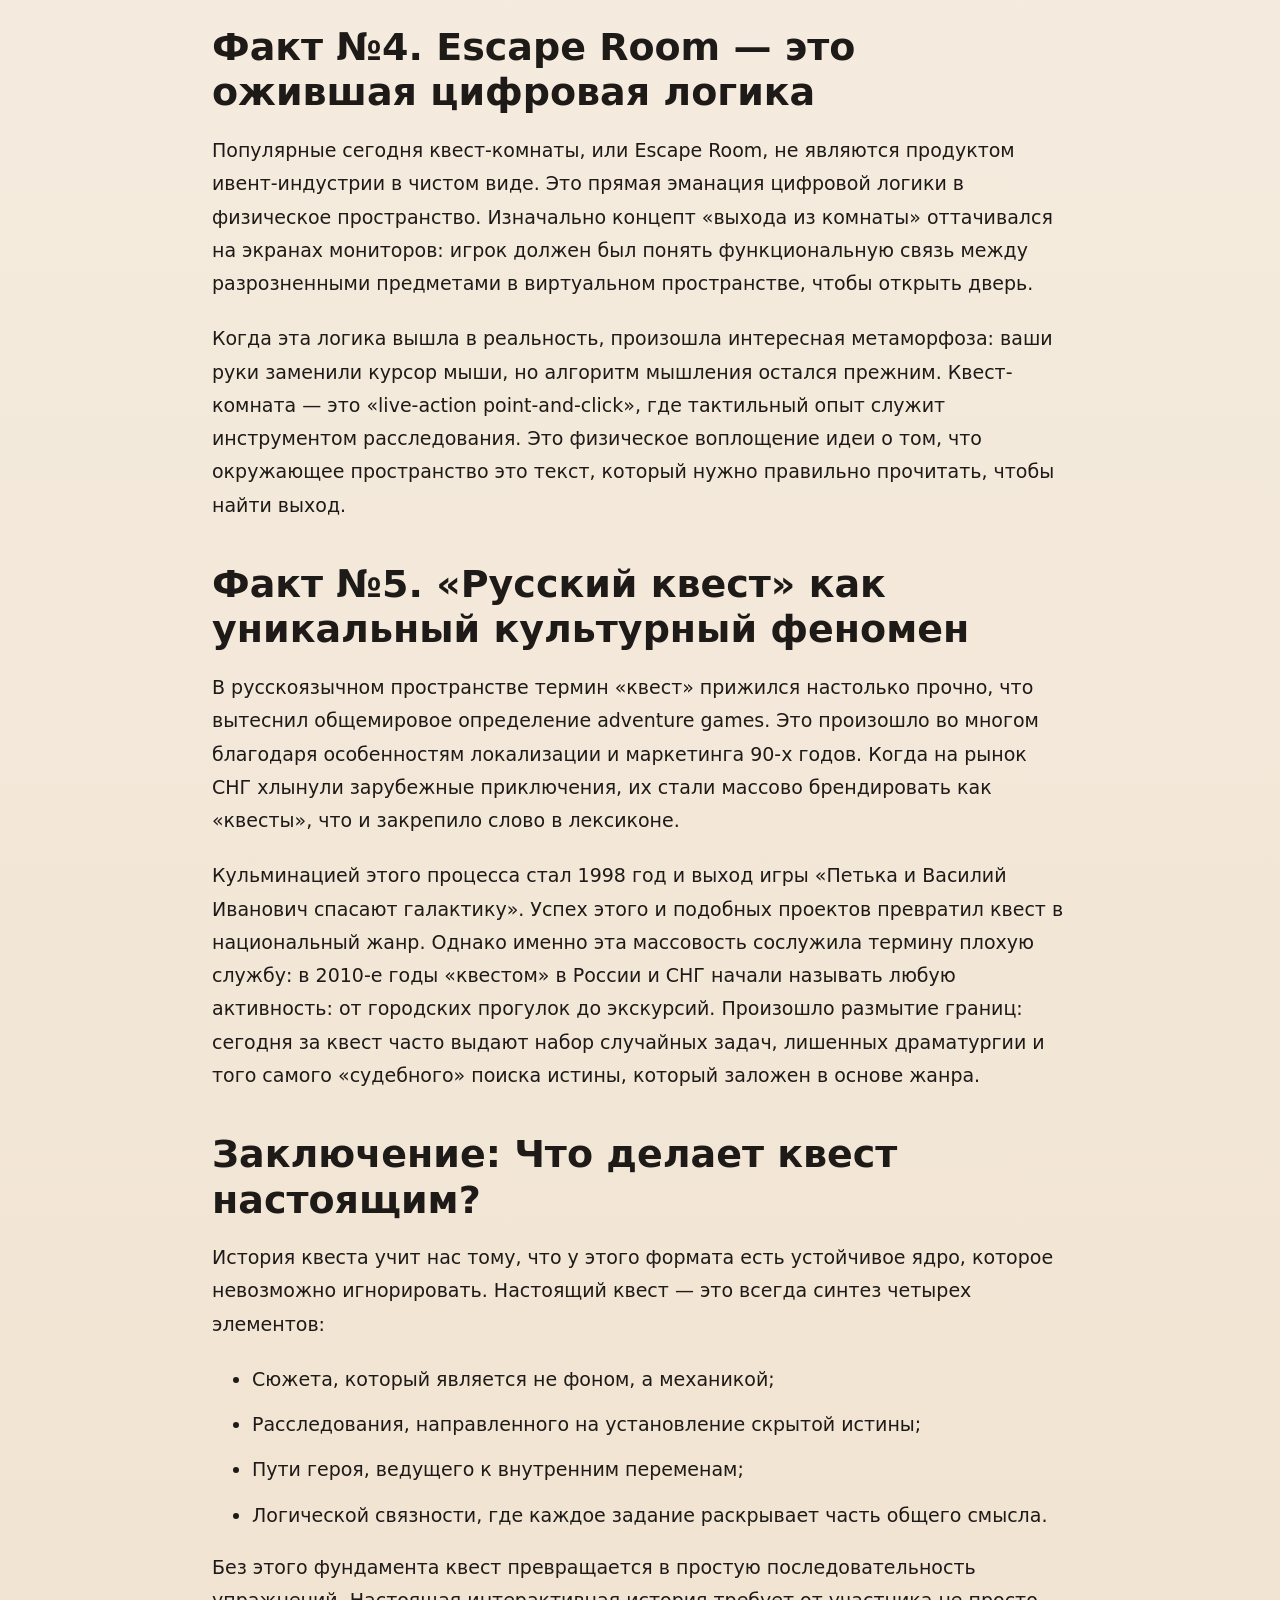
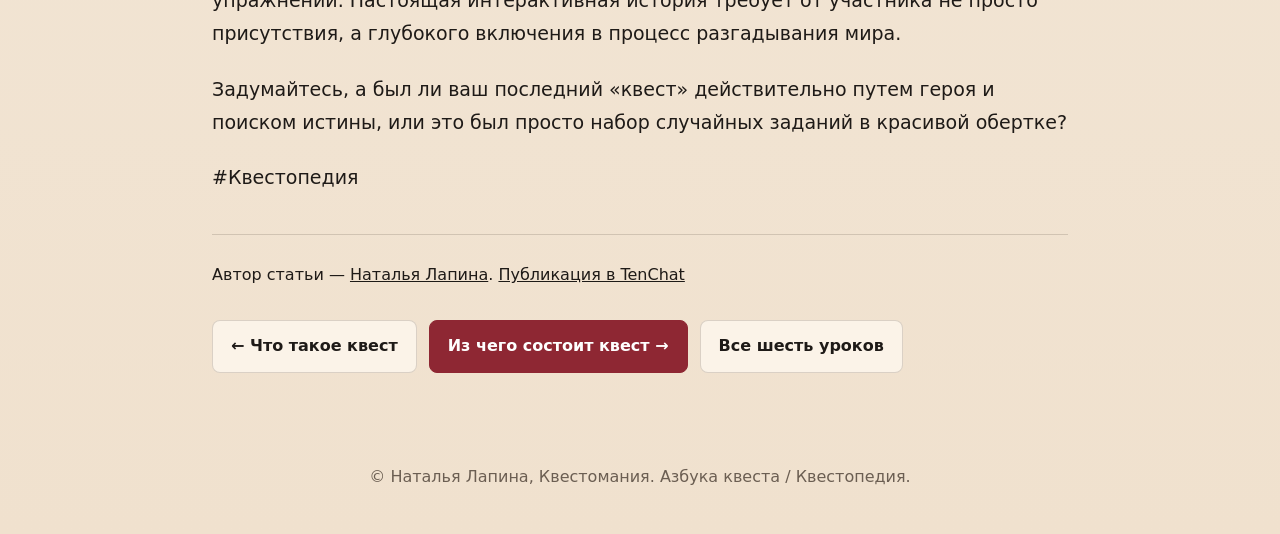
<file: istoriya-kvesta/index.html>
<!doctype html><html lang="ru"><head><meta charset="utf-8"><meta name="viewport" content="width=device-width,initial-scale=1"><title>История квеста — урок 2 | Азбука квеста</title><meta name="description" content="История квеста: статья и бесплатный видеоурок Натальи Лапиной из курса «Азбука квеста»."><link rel="canonical" href="https://azbuka.questomanija.si/istoriya-kvesta/"><meta name="robots" content="index,follow,max-image-preview:large,max-video-preview:-1"><meta property="og:type" content="article"><meta property="og:title" content="Квестопедия #1: История квеста"><meta property="og:url" content="https://azbuka.questomanija.si/istoriya-kvesta/"><meta property="og:image" content="https://i.ytimg.com/vi/jW6POJvx4WA/hqdefault.jpg"><style>
:root{--paper:#f6efe4;--ink:#1e1a17;--muted:#6b5e52;--line:rgba(48,36,24,.16);--red:#8e2733;--red-dark:#6f1722;--white:#fffaf2;--shadow:0 24px 70px rgba(42,26,14,.18)}*{box-sizing:border-box}html{scroll-behavior:smooth}body{margin:0;background:radial-gradient(circle at 16% 8%,rgba(201,151,62,.18),transparent 28rem),linear-gradient(180deg,#fff8ee 0%,var(--paper) 46%,#f0e1ce 100%);color:var(--ink);font-family:Inter,system-ui,-apple-system,BlinkMacSystemFont,"Segoe UI",Arial,sans-serif;line-height:1.55}a{color:inherit}img{display:block;width:100%}.hero{min-height:92vh;padding:24px clamp(18px,4vw,60px) 72px;position:relative;overflow:hidden}.hero:before{content:"";position:absolute;inset:0;background-image:linear-gradient(rgba(30,26,23,.035) 1px,transparent 1px),linear-gradient(90deg,rgba(30,26,23,.035) 1px,transparent 1px);background-size:38px 38px;pointer-events:none}.topbar,.hero-grid,.section-inner,.footer{position:relative;z-index:1}.topbar{display:flex;align-items:center;justify-content:space-between;gap:20px;max-width:1180px;margin:0 auto 64px}.brand{font-weight:800;text-decoration:none}.navlinks{display:flex;gap:18px;color:var(--muted);font-size:15px}.navlinks a{text-decoration:none}.hero-grid{max-width:1180px;margin:0 auto;display:grid;grid-template-columns:minmax(0,1.05fr) minmax(280px,.75fr);align-items:center;gap:clamp(32px,6vw,78px)}.eyebrow{margin:0 0 12px;color:var(--red);font-size:13px;font-weight:800;letter-spacing:.08em;text-transform:uppercase}h1,h2,h3,p{margin-top:0}h1{margin-bottom:20px;max-width:760px;font-size:clamp(48px,9vw,112px);line-height:.92;letter-spacing:0}h2{margin-bottom:18px;font-size:clamp(30px,4vw,56px);line-height:1.02;letter-spacing:0}h3{margin-bottom:12px;font-size:24px;line-height:1.15;letter-spacing:0}.lead{max-width:680px;color:#3a3028;font-size:clamp(19px,2.2vw,25px)}.actions{display:flex;flex-wrap:wrap;gap:12px;margin-top:32px}.actions.center{justify-content:center}.button{display:inline-flex;min-height:48px;align-items:center;justify-content:center;border:1px solid var(--line);border-radius:8px;padding:13px 18px;font-weight:800;text-decoration:none;transition:transform .18s ease,box-shadow .18s ease}.button:hover{transform:translateY(-2px);box-shadow:0 12px 28px rgba(42,26,14,.15)}.button.primary{background:var(--red);color:#fff;border-color:var(--red)}.button.ghost{background:rgba(255,250,242,.72)}.hero-photo,.author-photo,.ideysha-photo{margin:0;border:1px solid var(--line);border-radius:10px;box-shadow:var(--shadow);overflow:hidden;background:#fff}.hero-photo{transform:rotate(1.5deg)}.hero-photo img{aspect-ratio:.68;height:min(72vh,760px);object-fit:cover;object-position:center}.section{padding:82px clamp(18px,4vw,60px)}.section-inner{max-width:1180px;margin:0 auto}.two-col{display:grid;grid-template-columns:minmax(0,.78fr) minmax(0,1.22fr);gap:clamp(26px,6vw,80px)}.prose{color:#3b3129;font-size:18px}.prose p{margin-bottom:16px}.lessons{background:rgba(255,250,242,.62);border-block:1px solid var(--line)}.lesson-list{display:grid;grid-template-columns:repeat(5,minmax(0,1fr));gap:16px;margin-top:32px}.lesson-card{min-height:340px;display:flex;flex-direction:column;border:1px solid var(--line);border-radius:8px;background:var(--white);padding:22px;box-shadow:0 14px 36px rgba(42,26,14,.08)}.lesson-number{width:44px;height:44px;display:inline-flex;align-items:center;justify-content:center;margin-bottom:20px;border-radius:50%;background:#f2e3cf;color:var(--red-dark);font-weight:900}.lesson-card p{color:var(--muted);font-size:16px}.card-links{display:flex;gap:10px;margin-top:auto;padding-top:18px}.card-links a{flex:1;border:1px solid var(--line);border-radius:8px;padding:10px 12px;text-align:center;font-weight:800;text-decoration:none;background:#fff7ec}.author-grid,.ideysha-grid{display:grid;grid-template-columns:minmax(240px,.62fr) minmax(0,1fr);align-items:center;gap:clamp(28px,6vw,76px)}.author-photo img{aspect-ratio:.68;object-fit:cover;object-position:center}.ideysha{background:#15262b;color:#fff7ec}.ideysha .prose,.ideysha .eyebrow{color:#fff7ec}.ideysha .eyebrow{color:#f1c56b}.ideysha-grid{grid-template-columns:minmax(0,1fr) minmax(280px,.7fr)}.ideysha-photo img{aspect-ratio:1.05;object-fit:cover;object-position:center}.cta{text-align:center}.cta-box{max-width:900px;border:1px solid var(--line);border-radius:10px;background:var(--white);padding:clamp(30px,5vw,60px);box-shadow:var(--shadow)}.footer{padding:28px 20px 44px;color:var(--muted);text-align:center}@media(max-width:1080px){.lesson-list{grid-template-columns:repeat(2,minmax(0,1fr))}}@media(max-width:760px){.topbar{align-items:flex-start;flex-direction:column;margin-bottom:42px}.navlinks{width:100%;justify-content:space-between}.hero{min-height:auto;padding-bottom:44px}.hero-grid,.two-col,.author-grid,.ideysha-grid{grid-template-columns:1fr}.hero-photo{transform:none}.hero-photo img{height:auto}.section{padding-block:56px}.lesson-list{grid-template-columns:1fr}.lesson-card{min-height:0}}
.video-lessons{grid-template-columns:repeat(2,minmax(0,1fr))}.video-lessons .lesson-card{min-height:0}.video-lessons .lesson-card h3{font-size:21px}@media(max-width:760px){.video-lessons{grid-template-columns:1fr}}
.lesson-shell{max-width:900px;margin:auto;padding:28px 22px 64px}.lesson-shell .topbar{margin-bottom:42px}.lesson-shell h1{font-size:clamp(40px,7vw,76px);line-height:1.05}.byline{color:var(--muted)}.lesson-video{aspect-ratio:16/9;width:100%;border:0;border-radius:10px;background:#15262b;margin:18px 0 36px}.article-body{font-size:19px;line-height:1.75}.article-body h2{font-size:clamp(27px,4vw,38px);line-height:1.2;margin:40px 0 18px}.article-body p{margin-bottom:22px}.article-body li{margin-bottom:12px}.formula{padding:24px;border:1px solid var(--line);border-left:5px solid var(--red);background:var(--white);border-radius:8px;font-weight:800}.lesson-bottom{border-top:1px solid var(--line);margin-top:40px;padding-top:28px}a:focus-visible{outline:3px solid var(--red);outline-offset:4px}@media(max-width:600px){.article-body{font-size:17px}.formula{padding:18px}.lesson-shell{padding-inline:18px}}.article-body blockquote{margin:24px 0;padding:20px 24px;border-left:4px solid var(--red);background:var(--white);border-radius:0 8px 8px 0}.article-body h2 strong{font-weight:inherit}</style><script type="application/ld+json">{"@context": "https://schema.org", "@graph": [{"@type": "Article", "@id": "https://azbuka.questomanija.si/istoriya-kvesta/#article", "headline": "Квестопедия #2: История квеста", "url": "https://azbuka.questomanija.si/istoriya-kvesta/", "inLanguage": "ru", "author": {"@type": "Person", "@id": "https://questomanija.si/speaker/#person", "name": "Наталья Лапина", "url": "https://questomanija.si/speaker/"}, "isAccessibleForFree": true, "video": {"@id": "https://azbuka.questomanija.si/#video-jW6POJvx4WA"}, "isPartOf": {"@type": "Course", "@id": "https://azbuka.questomanija.si/#course", "name": "Азбука квеста", "url": "https://azbuka.questomanija.si/"}}, {"@type": "VideoObject", "@id": "https://azbuka.questomanija.si/#video-jW6POJvx4WA", "name": "История квеста", "description": "Видеоурок «История квеста» из бесплатного курса «Азбука квеста» Натальи Лапиной.", "url": "https://azbuka.questomanija.si/istoriya-kvesta/", "embedUrl": "https://www.youtube-nocookie.com/embed/jW6POJvx4WA", "thumbnailUrl": "https://i.ytimg.com/vi/jW6POJvx4WA/hqdefault.jpg", "uploadDate": "2026-06-29T01:00:06-07:00", "duration": "PT7M16S", "inLanguage": "ru", "isAccessibleForFree": true, "author": {"@id": "https://questomanija.si/speaker/#person"}, "isPartOf": {"@id": "https://azbuka.questomanija.si/#course"}}, {"@type": "BreadcrumbList", "itemListElement": [{"@type": "ListItem", "position": 1, "name": "Азбука квеста", "item": "https://azbuka.questomanija.si/"}, {"@type": "ListItem", "position": 2, "name": "История квеста", "item": "https://azbuka.questomanija.si/istoriya-kvesta/"}]}]}</script></head><body><main class="lesson-shell"><nav class="topbar" aria-label="Навигация"><a class="brand" href="/">Азбука квеста</a><a href="/#lessons">Все уроки</a></nav><header><p class="eyebrow">Квестопедия · Урок 2 из 6</p><h1>История квеста</h1><p class="byline">Наталья Лапина · Бесплатный урок</p></header><iframe class="lesson-video" src="https://www.youtube-nocookie.com/embed/jW6POJvx4WA" title="История квеста — видеоурок Натальи Лапиной" allow="encrypted-media; picture-in-picture; fullscreen" allowfullscreen></iframe><p><a href="https://www.youtube.com/watch?v=jW6POJvx4WA">Открыть видео на YouTube ↗</a></p><article class="article-body" aria-label="Квестопедия #2: История квеста"><p><strong>Сегодня мы наблюдаем за любопытным процессом семантического дрейфа: слово «квест» растянуто до предела и практически утратило свои очертания. Квестом называют всё от похода в супермаркет по сложному списку до корпоративного тимбилдинга или детской викторины в парке. Этот термин стал настолько удобным ярлыком для любой активности, что мы почти забыли о его первоначальной, глубокой природе.</strong></p><p>Чтобы вернуть этому понятию его истинный вес, недостаточно просто перечислить даты выхода культовых игр. Нужно диагностировать саму суть квеста, проследив путь от залов суда XIV века до цифровых миров и запертых комнат реальности. Мы приглашаем вас в небольшое исследование, которое докажет: настоящий квест это не про нажатие кнопок, а про поиск истины.</p><h2><strong>Факт №1. Квест — это не просто «поиск», а юридическое дознание</strong></h2><p>Этимология слова уводит нас к латинскому корню quaerere, что означает «искать» или «спрашивать». Но самое интересное начинается в XIV веке, когда термин обретает строгий юридический оттенок. В то время понятием <strong>inquest</strong> или <strong>judicial inquiry</strong> обозначали официальное судебное расследование и процедуру дознания.</p><p>Для медиаисторика это критически важный слой. Когда в современной игре вы выбираете команду «Осмотреть предмет», вы, сами того не зная, совершаете акт шестисотлетней давности и проводите расследование. Квест в своей основе это процесс установления истины через сбор фактов и свидетельских показаний, а не случайное блуждание, а строгое исследование доказательств, которое должно привести к обоснованному выводу. Настоящий квест всегда несет в себе ДНК детектива.</p><h2><strong>Факт №2. Настоящая цель рыцарского квеста это трансформация</strong></h2><p>В средневековой литературе квест оформился как миссия, но задолго до этого существовал так называемый предквестовый период. В мифах и легендах герой получал цель и сталкивался со знаками, которые требовали расшифровки. Классический пример: поиски Святого Грааля. Однако для рыцаря чаша была лишь поводом отправиться в путь.</p><p>Суть рыцарского квеста заключается в пути героя и его внутреннем преображении. На этом пути персонаж встречает проводников и проходит испытания, которые проверяют не его физическую силу, а его волю и понимание мира.</p><p>В средневековом смысле квест — это не механическое движение к объекту. Это миссия, испытание и путь героя, где важен не только финал, но и внутренняя трансформация.</p><p>Каждый этап такого путешествия раскрывает часть смысла. Герой, преодолевший квест, это уже не тот человек, который в него отправлялся. Предмет в конце пути лишь подтверждает, что трансформация состоялась.</p><h2><strong>Факт №3. Первые компьютерные квесты — это «интерактивная литература»</strong></h2><p>В 1970-е годы, на заре цифровой эры, квесты существовали в виде чистого текста. Первая знаковая игра жанра, ADVENT (известная как Colossal Cave Adventure), не предлагала игроку графики, а только описания. Это породило уникальный феномен, который эксперты называют интерактивной литературой.</p><p>В этом жанре нарратив является не декорацией, а самим двигателем процесса. Здесь работает особый парадокс: продвижение по игре эквивалентно продвижению по сюжету. Если в экшн-играх прогресс зависит от скорости реакции, то в квесте вы продвигаетесь вперед только за счет понимания правил мира и связей между событиями. Позже графические серии King&#x27;s Quest, Space Quest и Police Quest визуализировали этот процесс, но сохранили литературную основу. Интересно, что на Востоке эта традиция позже трансформировалась в жанр визуальных новелл, где текст и сюжет окончательно стали доминирующими элементами.</p><h2><strong>Факт №4. Escape Room — это ожившая цифровая логика</strong></h2><p>Популярные сегодня квест-комнаты, или Escape Room, не являются продуктом ивент-индустрии в чистом виде. Это прямая эманация цифровой логики в физическое пространство. Изначально концепт «выхода из комнаты» оттачивался на экранах мониторов: игрок должен был понять функциональную связь между разрозненными предметами в виртуальном пространстве, чтобы открыть дверь.</p><p>Когда эта логика вышла в реальность, произошла интересная метаморфоза: ваши руки заменили курсор мыши, но алгоритм мышления остался прежним. Квест-комната — это «live-action point-and-click», где тактильный опыт служит инструментом расследования. Это физическое воплощение идеи о том, что окружающее пространство это текст, который нужно правильно прочитать, чтобы найти выход.</p><h2><strong>Факт №5. «Русский квест» как уникальный культурный феномен</strong></h2><p>В русскоязычном пространстве термин «квест» прижился настолько прочно, что вытеснил общемировое определение adventure games. Это произошло во многом благодаря особенностям локализации и маркетинга 90-х годов. Когда на рынок СНГ хлынули зарубежные приключения, их стали массово брендировать как «квесты», что и закрепило слово в лексиконе.</p><p>Кульминацией этого процесса стал 1998 год и выход игры «Петька и Василий Иванович спасают галактику». Успех этого и подобных проектов превратил квест в национальный жанр. Однако именно эта массовость сослужила термину плохую службу: в 2010-е годы «квестом» в России и СНГ начали называть любую активность: от городских прогулок до экскурсий. Произошло размытие границ: сегодня за квест часто выдают набор случайных задач, лишенных драматургии и того самого «судебного» поиска истины, который заложен в основе жанра.</p><h2><strong>Заключение: Что делает квест настоящим?</strong></h2><p>История квеста учит нас тому, что у этого формата есть устойчивое ядро, которое невозможно игнорировать. Настоящий квест — это всегда синтез четырех элементов:</p><ul><li>Сюжета, который является не фоном, а механикой;</li><li>Расследования, направленного на установление скрытой истины;</li><li>Пути героя, ведущего к внутренним переменам;</li><li>Логической связности, где каждое задание раскрывает часть общего смысла.</li></ul><p>Без этого фундамента квест превращается в простую последовательность упражнений. Настоящая интерактивная история требует от участника не просто присутствия, а глубокого включения в процесс разгадывания мира.</p><p>Задумайтесь, а был ли ваш последний «квест» действительно путем героя и поиском истины, или это был просто набор случайных заданий в красивой обертке?</p><p>#Квестопедия</a></p></article><div class="lesson-bottom"><p>Автор статьи — <a href="https://questomanija.si/speaker/">Наталья Лапина</a>. <a href="https://tenchat.ru/media/5627291-kvestopediya-2-istoriya-kvesta">Публикация в TenChat</a></p><div class="actions"><a class="button ghost" href="/chto-takoe-kvest/">← Что такое квест</a><a class="button primary" href="/iz-chego-sostoit-kvest/">Из чего состоит квест →</a><a class="button ghost" href="/#lessons">Все шесть уроков</a></div></div></main><footer class="footer">© Наталья Лапина, Квестомания. Азбука квеста / Квестопедия.</footer></body></html>
</file>
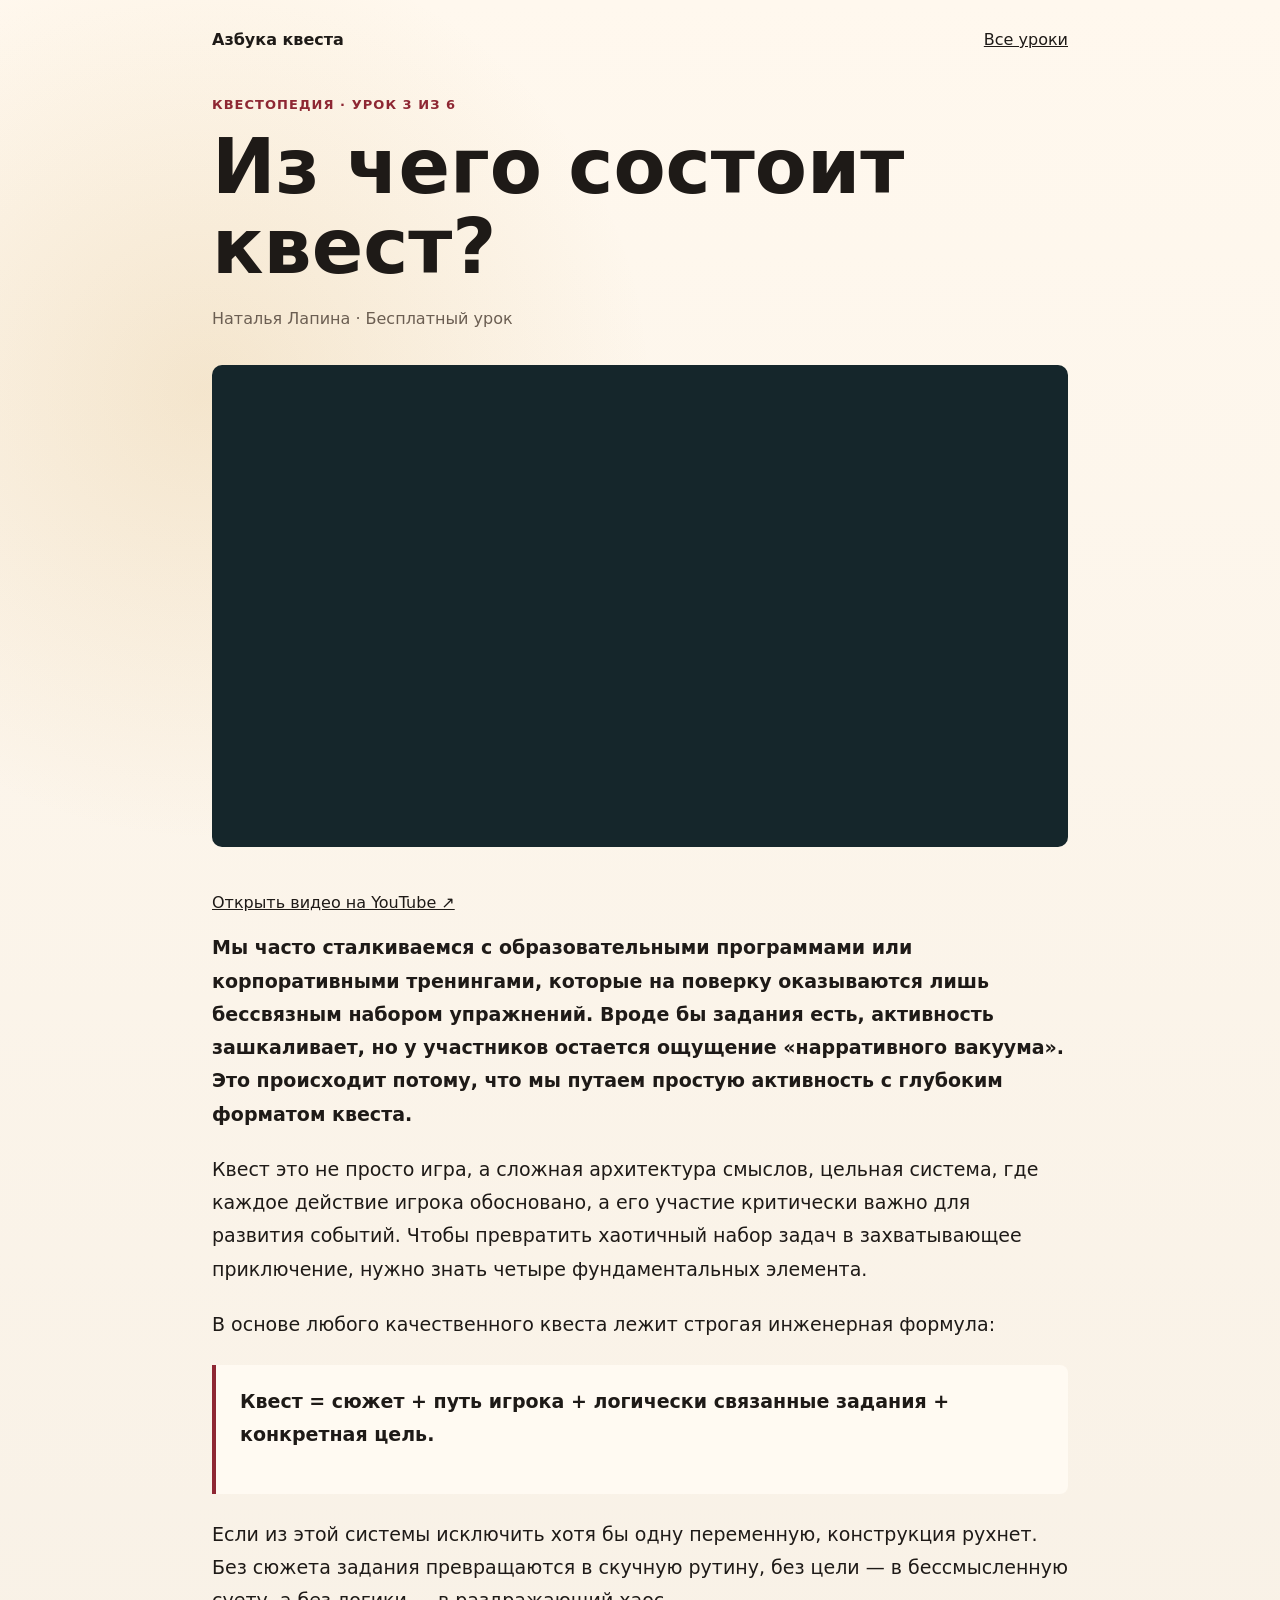
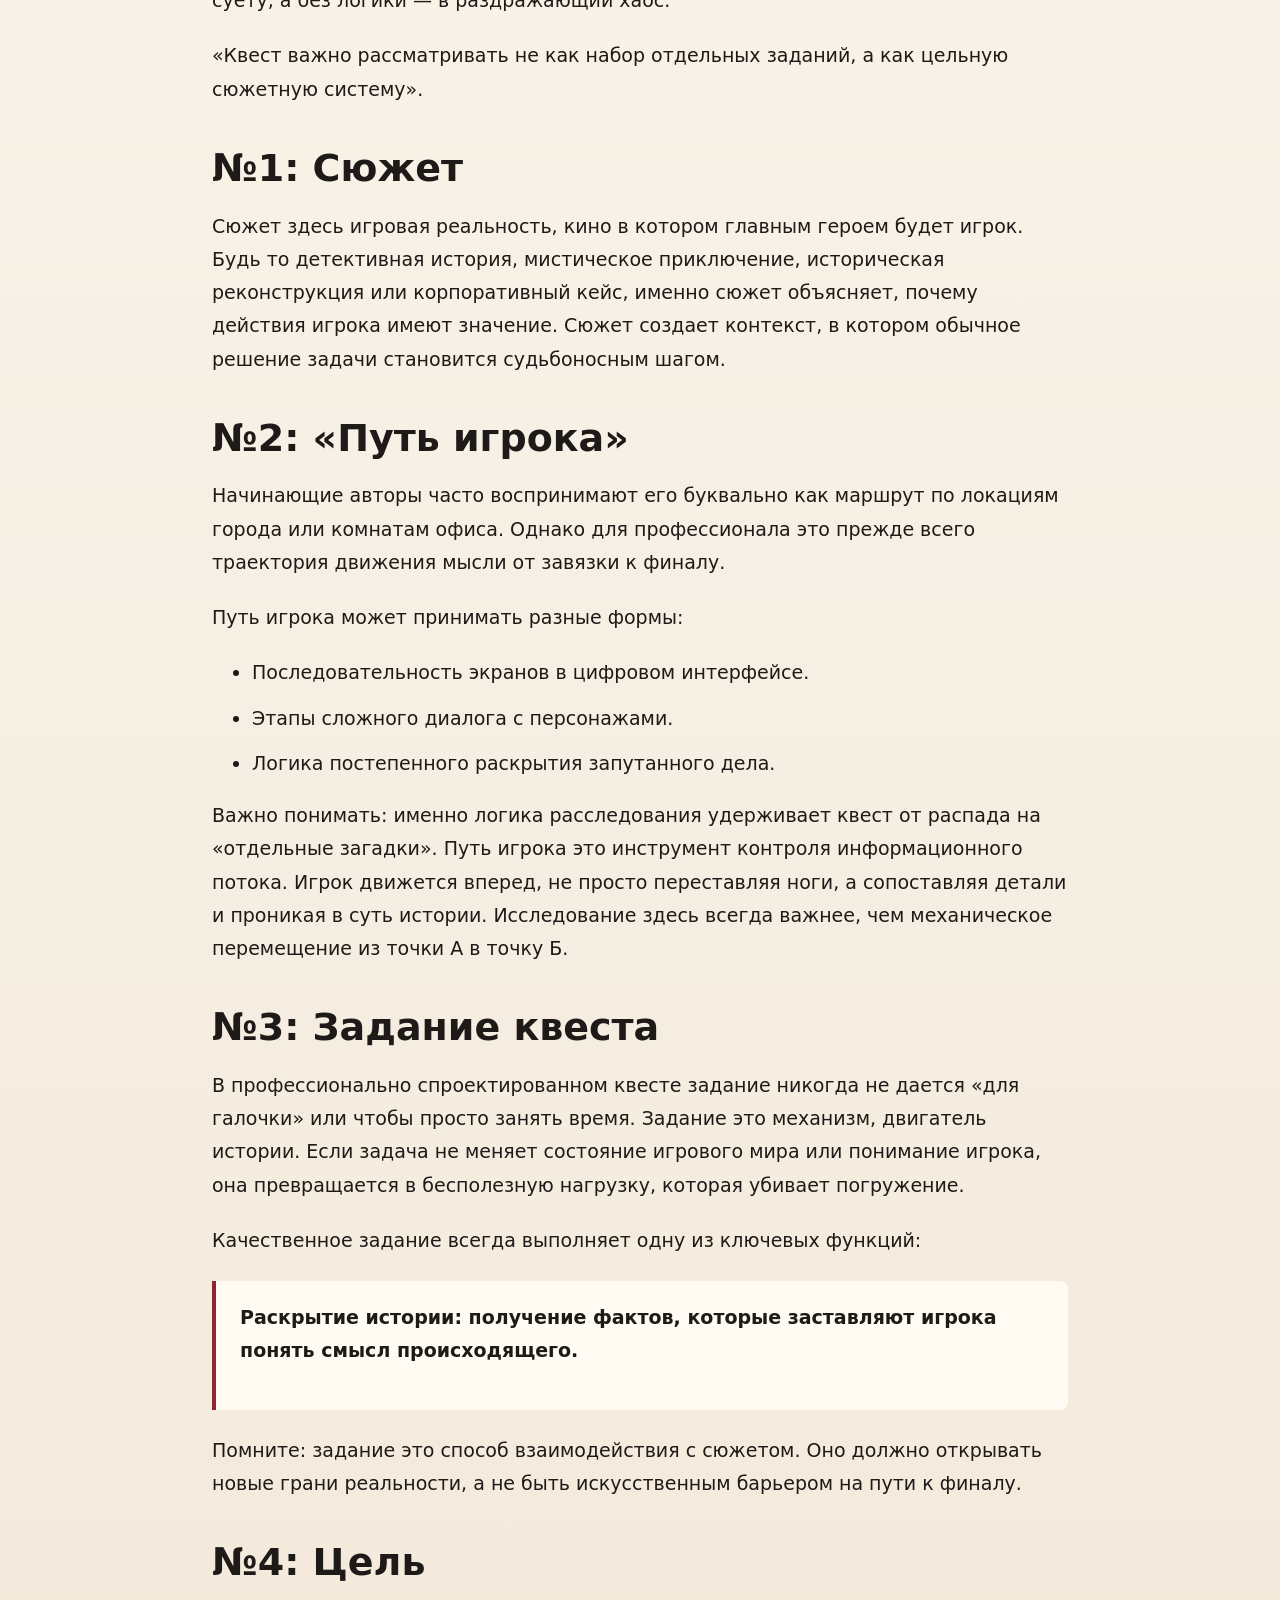
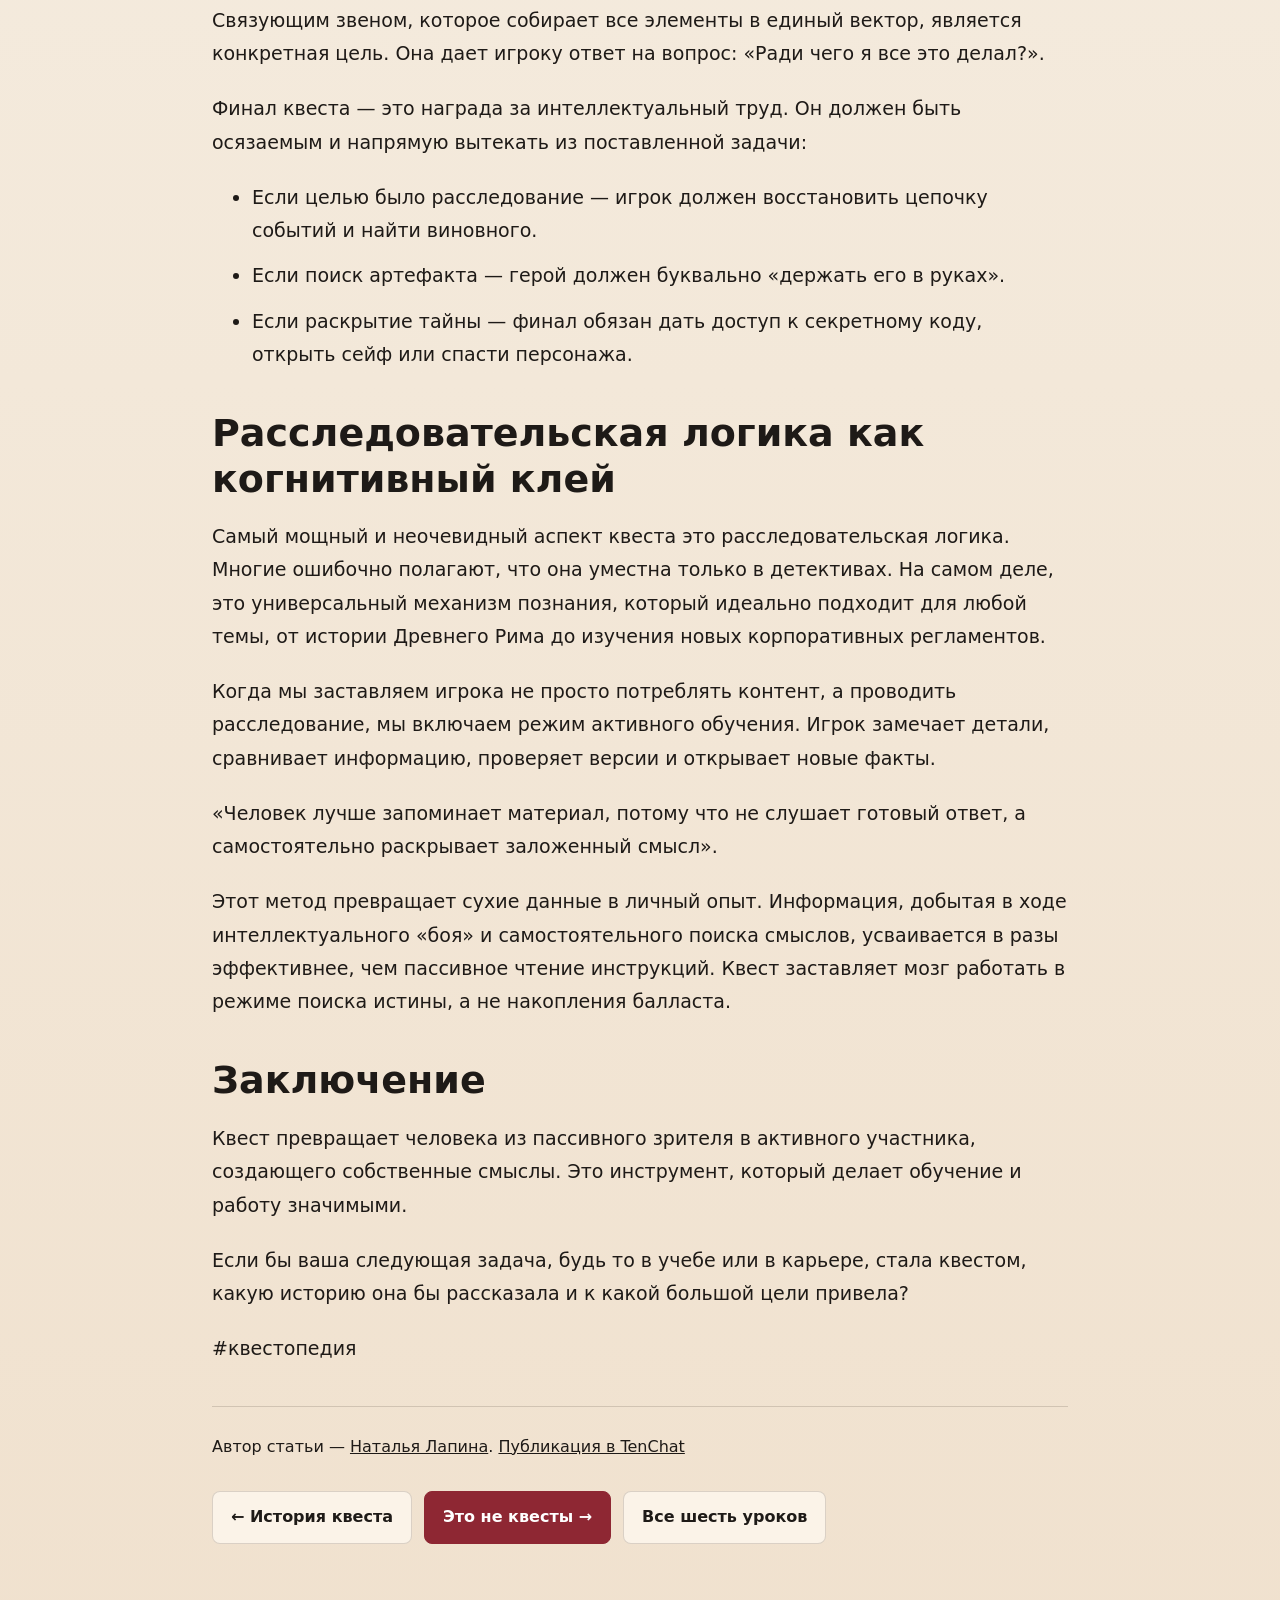
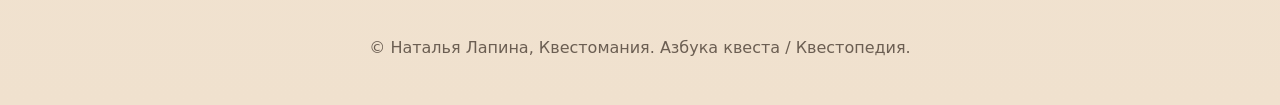
<file: iz-chego-sostoit-kvest/index.html>
<!doctype html><html lang="ru"><head><meta charset="utf-8"><meta name="viewport" content="width=device-width,initial-scale=1"><title>Из чего состоит квест — урок 3 | Азбука квеста</title><meta name="description" content="Из чего состоит квест: статья и бесплатный видеоурок Натальи Лапиной из курса «Азбука квеста»."><link rel="canonical" href="https://azbuka.questomanija.si/iz-chego-sostoit-kvest/"><meta name="robots" content="index,follow,max-image-preview:large,max-video-preview:-1"><meta property="og:type" content="article"><meta property="og:title" content="Квестопедия #1: Из чего состоит квест?"><meta property="og:url" content="https://azbuka.questomanija.si/iz-chego-sostoit-kvest/"><meta property="og:image" content="https://i.ytimg.com/vi/Ya6nwq7uCY0/hqdefault.jpg"><style>
:root{--paper:#f6efe4;--ink:#1e1a17;--muted:#6b5e52;--line:rgba(48,36,24,.16);--red:#8e2733;--red-dark:#6f1722;--white:#fffaf2;--shadow:0 24px 70px rgba(42,26,14,.18)}*{box-sizing:border-box}html{scroll-behavior:smooth}body{margin:0;background:radial-gradient(circle at 16% 8%,rgba(201,151,62,.18),transparent 28rem),linear-gradient(180deg,#fff8ee 0%,var(--paper) 46%,#f0e1ce 100%);color:var(--ink);font-family:Inter,system-ui,-apple-system,BlinkMacSystemFont,"Segoe UI",Arial,sans-serif;line-height:1.55}a{color:inherit}img{display:block;width:100%}.hero{min-height:92vh;padding:24px clamp(18px,4vw,60px) 72px;position:relative;overflow:hidden}.hero:before{content:"";position:absolute;inset:0;background-image:linear-gradient(rgba(30,26,23,.035) 1px,transparent 1px),linear-gradient(90deg,rgba(30,26,23,.035) 1px,transparent 1px);background-size:38px 38px;pointer-events:none}.topbar,.hero-grid,.section-inner,.footer{position:relative;z-index:1}.topbar{display:flex;align-items:center;justify-content:space-between;gap:20px;max-width:1180px;margin:0 auto 64px}.brand{font-weight:800;text-decoration:none}.navlinks{display:flex;gap:18px;color:var(--muted);font-size:15px}.navlinks a{text-decoration:none}.hero-grid{max-width:1180px;margin:0 auto;display:grid;grid-template-columns:minmax(0,1.05fr) minmax(280px,.75fr);align-items:center;gap:clamp(32px,6vw,78px)}.eyebrow{margin:0 0 12px;color:var(--red);font-size:13px;font-weight:800;letter-spacing:.08em;text-transform:uppercase}h1,h2,h3,p{margin-top:0}h1{margin-bottom:20px;max-width:760px;font-size:clamp(48px,9vw,112px);line-height:.92;letter-spacing:0}h2{margin-bottom:18px;font-size:clamp(30px,4vw,56px);line-height:1.02;letter-spacing:0}h3{margin-bottom:12px;font-size:24px;line-height:1.15;letter-spacing:0}.lead{max-width:680px;color:#3a3028;font-size:clamp(19px,2.2vw,25px)}.actions{display:flex;flex-wrap:wrap;gap:12px;margin-top:32px}.actions.center{justify-content:center}.button{display:inline-flex;min-height:48px;align-items:center;justify-content:center;border:1px solid var(--line);border-radius:8px;padding:13px 18px;font-weight:800;text-decoration:none;transition:transform .18s ease,box-shadow .18s ease}.button:hover{transform:translateY(-2px);box-shadow:0 12px 28px rgba(42,26,14,.15)}.button.primary{background:var(--red);color:#fff;border-color:var(--red)}.button.ghost{background:rgba(255,250,242,.72)}.hero-photo,.author-photo,.ideysha-photo{margin:0;border:1px solid var(--line);border-radius:10px;box-shadow:var(--shadow);overflow:hidden;background:#fff}.hero-photo{transform:rotate(1.5deg)}.hero-photo img{aspect-ratio:.68;height:min(72vh,760px);object-fit:cover;object-position:center}.section{padding:82px clamp(18px,4vw,60px)}.section-inner{max-width:1180px;margin:0 auto}.two-col{display:grid;grid-template-columns:minmax(0,.78fr) minmax(0,1.22fr);gap:clamp(26px,6vw,80px)}.prose{color:#3b3129;font-size:18px}.prose p{margin-bottom:16px}.lessons{background:rgba(255,250,242,.62);border-block:1px solid var(--line)}.lesson-list{display:grid;grid-template-columns:repeat(5,minmax(0,1fr));gap:16px;margin-top:32px}.lesson-card{min-height:340px;display:flex;flex-direction:column;border:1px solid var(--line);border-radius:8px;background:var(--white);padding:22px;box-shadow:0 14px 36px rgba(42,26,14,.08)}.lesson-number{width:44px;height:44px;display:inline-flex;align-items:center;justify-content:center;margin-bottom:20px;border-radius:50%;background:#f2e3cf;color:var(--red-dark);font-weight:900}.lesson-card p{color:var(--muted);font-size:16px}.card-links{display:flex;gap:10px;margin-top:auto;padding-top:18px}.card-links a{flex:1;border:1px solid var(--line);border-radius:8px;padding:10px 12px;text-align:center;font-weight:800;text-decoration:none;background:#fff7ec}.author-grid,.ideysha-grid{display:grid;grid-template-columns:minmax(240px,.62fr) minmax(0,1fr);align-items:center;gap:clamp(28px,6vw,76px)}.author-photo img{aspect-ratio:.68;object-fit:cover;object-position:center}.ideysha{background:#15262b;color:#fff7ec}.ideysha .prose,.ideysha .eyebrow{color:#fff7ec}.ideysha .eyebrow{color:#f1c56b}.ideysha-grid{grid-template-columns:minmax(0,1fr) minmax(280px,.7fr)}.ideysha-photo img{aspect-ratio:1.05;object-fit:cover;object-position:center}.cta{text-align:center}.cta-box{max-width:900px;border:1px solid var(--line);border-radius:10px;background:var(--white);padding:clamp(30px,5vw,60px);box-shadow:var(--shadow)}.footer{padding:28px 20px 44px;color:var(--muted);text-align:center}@media(max-width:1080px){.lesson-list{grid-template-columns:repeat(2,minmax(0,1fr))}}@media(max-width:760px){.topbar{align-items:flex-start;flex-direction:column;margin-bottom:42px}.navlinks{width:100%;justify-content:space-between}.hero{min-height:auto;padding-bottom:44px}.hero-grid,.two-col,.author-grid,.ideysha-grid{grid-template-columns:1fr}.hero-photo{transform:none}.hero-photo img{height:auto}.section{padding-block:56px}.lesson-list{grid-template-columns:1fr}.lesson-card{min-height:0}}
.video-lessons{grid-template-columns:repeat(2,minmax(0,1fr))}.video-lessons .lesson-card{min-height:0}.video-lessons .lesson-card h3{font-size:21px}@media(max-width:760px){.video-lessons{grid-template-columns:1fr}}
.lesson-shell{max-width:900px;margin:auto;padding:28px 22px 64px}.lesson-shell .topbar{margin-bottom:42px}.lesson-shell h1{font-size:clamp(40px,7vw,76px);line-height:1.05}.byline{color:var(--muted)}.lesson-video{aspect-ratio:16/9;width:100%;border:0;border-radius:10px;background:#15262b;margin:18px 0 36px}.article-body{font-size:19px;line-height:1.75}.article-body h2{font-size:clamp(27px,4vw,38px);line-height:1.2;margin:40px 0 18px}.article-body p{margin-bottom:22px}.article-body li{margin-bottom:12px}.formula{padding:24px;border:1px solid var(--line);border-left:5px solid var(--red);background:var(--white);border-radius:8px;font-weight:800}.lesson-bottom{border-top:1px solid var(--line);margin-top:40px;padding-top:28px}a:focus-visible{outline:3px solid var(--red);outline-offset:4px}@media(max-width:600px){.article-body{font-size:17px}.formula{padding:18px}.lesson-shell{padding-inline:18px}}.article-body blockquote{margin:24px 0;padding:20px 24px;border-left:4px solid var(--red);background:var(--white);border-radius:0 8px 8px 0}.article-body h2 strong{font-weight:inherit}</style><script type="application/ld+json">{"@context": "https://schema.org", "@graph": [{"@type": "Article", "@id": "https://azbuka.questomanija.si/iz-chego-sostoit-kvest/#article", "headline": "Квестопедия #3: Из чего состоит квест?", "url": "https://azbuka.questomanija.si/iz-chego-sostoit-kvest/", "inLanguage": "ru", "author": {"@type": "Person", "@id": "https://questomanija.si/speaker/#person", "name": "Наталья Лапина", "url": "https://questomanija.si/speaker/"}, "isAccessibleForFree": true, "video": {"@id": "https://azbuka.questomanija.si/#video-Ya6nwq7uCY0"}, "isPartOf": {"@type": "Course", "@id": "https://azbuka.questomanija.si/#course", "name": "Азбука квеста", "url": "https://azbuka.questomanija.si/"}}, {"@type": "VideoObject", "@id": "https://azbuka.questomanija.si/#video-Ya6nwq7uCY0", "name": "Из чего состоит квест", "description": "Видеоурок «Из чего состоит квест» из бесплатного курса «Азбука квеста» Натальи Лапиной.", "url": "https://azbuka.questomanija.si/iz-chego-sostoit-kvest/", "embedUrl": "https://www.youtube-nocookie.com/embed/Ya6nwq7uCY0", "thumbnailUrl": "https://i.ytimg.com/vi/Ya6nwq7uCY0/hqdefault.jpg", "uploadDate": "2026-06-30T01:00:06-07:00", "duration": "PT7M56S", "inLanguage": "ru", "isAccessibleForFree": true, "author": {"@id": "https://questomanija.si/speaker/#person"}, "isPartOf": {"@id": "https://azbuka.questomanija.si/#course"}}, {"@type": "BreadcrumbList", "itemListElement": [{"@type": "ListItem", "position": 1, "name": "Азбука квеста", "item": "https://azbuka.questomanija.si/"}, {"@type": "ListItem", "position": 2, "name": "Из чего состоит квест", "item": "https://azbuka.questomanija.si/iz-chego-sostoit-kvest/"}]}]}</script></head><body><main class="lesson-shell"><nav class="topbar" aria-label="Навигация"><a class="brand" href="/">Азбука квеста</a><a href="/#lessons">Все уроки</a></nav><header><p class="eyebrow">Квестопедия · Урок 3 из 6</p><h1>Из чего состоит квест?</h1><p class="byline">Наталья Лапина · Бесплатный урок</p></header><iframe class="lesson-video" src="https://www.youtube-nocookie.com/embed/Ya6nwq7uCY0" title="Из чего состоит квест — видеоурок Натальи Лапиной" allow="encrypted-media; picture-in-picture; fullscreen" allowfullscreen></iframe><p><a href="https://www.youtube.com/watch?v=Ya6nwq7uCY0">Открыть видео на YouTube ↗</a></p><article class="article-body" aria-label="Квестопедия #3: Из чего состоит квест?"><p><strong>Мы часто сталкиваемся с образовательными программами или корпоративными тренингами, которые на поверку оказываются лишь бессвязным набором упражнений. Вроде бы задания есть, активность зашкаливает, но у участников остается ощущение «нарративного вакуума». Это происходит потому, что мы путаем простую активность с глубоким форматом квеста.</strong></p><p>Квест это не просто игра, а сложная архитектура смыслов, цельная система, где каждое действие игрока обосновано, а его участие критически важно для развития событий. Чтобы превратить хаотичный набор задач в захватывающее приключение, нужно знать четыре фундаментальных элемента.</p><p>В основе любого качественного квеста лежит строгая инженерная формула:</p><blockquote><p><strong>Квест = сюжет + путь игрока + логически связанные задания + конкретная цель.</strong></p></blockquote><p>Если из этой системы исключить хотя бы одну переменную, конструкция рухнет. Без сюжета задания превращаются в скучную рутину, без цели — в бессмысленную суету, а без логики — в раздражающий хаос.</p><p>«Квест важно рассматривать не как набор отдельных заданий, а как цельную сюжетную систему».</p><h2><strong>№1: Сюжет</strong></h2><p>Сюжет здесь игровая реальность, кино в котором главным героем будет игрок. Будь то детективная история, мистическое приключение, историческая реконструкция или корпоративный кейс, именно сюжет объясняет, почему действия игрока имеют значение. Сюжет создает контекст, в котором обычное решение задачи становится судьбоносным шагом.</p><h2><strong>№2: «Путь игрока»</strong></h2><p>Начинающие авторы часто воспринимают его буквально как маршрут по локациям города или комнатам офиса. Однако для профессионала это прежде всего траектория движения мысли от завязки к финалу.</p><p>Путь игрока может принимать разные формы:</p><ul><li>Последовательность экранов в цифровом интерфейсе.</li><li>Этапы сложного диалога с персонажами.</li><li>Логика постепенного раскрытия запутанного дела.</li></ul><p>Важно понимать: именно логика расследования удерживает квест от распада на «отдельные загадки». Путь игрока это инструмент контроля информационного потока. Игрок движется вперед, не просто переставляя ноги, а сопоставляя детали и проникая в суть истории. Исследование здесь всегда важнее, чем механическое перемещение из точки А в точку Б.</p><h2><strong>№3: Задание квеста</strong></h2><p>В профессионально спроектированном квесте задание никогда не дается «для галочки» или чтобы просто занять время. Задание это механизм, двигатель истории. Если задача не меняет состояние игрового мира или понимание игрока, она превращается в бесполезную нагрузку, которая убивает погружение.</p><p>Качественное задание всегда выполняет одну из ключевых функций:</p><blockquote><p><strong>Раскрытие истории: получение фактов, которые заставляют игрока понять смысл происходящего.</strong></p></blockquote><p>Помните: задание это способ взаимодействия с сюжетом. Оно должно открывать новые грани реальности, а не быть искусственным барьером на пути к финалу.</p><h2><strong>№4: Цель</strong></h2><p>Связующим звеном, которое собирает все элементы в единый вектор, является конкретная цель. Она дает игроку ответ на вопрос: «Ради чего я все это делал?».</p><p>Финал квеста — это награда за интеллектуальный труд. Он должен быть осязаемым и напрямую вытекать из поставленной задачи:</p><ul><li>Если целью было расследование — игрок должен восстановить цепочку событий и найти виновного.</li><li>Если поиск артефакта — герой должен буквально «держать его в руках».</li><li>Если раскрытие тайны — финал обязан дать доступ к секретному коду, открыть сейф или спасти персонажа.</li></ul><h2><strong>Расследовательская логика как когнитивный клей</strong></h2><p>Самый мощный и неочевидный аспект квеста это расследовательская логика. Многие ошибочно полагают, что она уместна только в детективах. На самом деле, это универсальный механизм познания, который идеально подходит для любой темы, от истории Древнего Рима до изучения новых корпоративных регламентов.</p><p>Когда мы заставляем игрока не просто потреблять контент, а проводить расследование, мы включаем режим активного обучения. Игрок замечает детали, сравнивает информацию, проверяет версии и открывает новые факты.</p><p>«Человек лучше запоминает материал, потому что не слушает готовый ответ, а самостоятельно раскрывает заложенный смысл».</p><p>Этот метод превращает сухие данные в личный опыт. Информация, добытая в ходе интеллектуального «боя» и самостоятельного поиска смыслов, усваивается в разы эффективнее, чем пассивное чтение инструкций. Квест заставляет мозг работать в режиме поиска истины, а не накопления балласта.</p><h2><strong>Заключение</strong></h2><p>Квест превращает человека из пассивного зрителя в активного участника, создающего собственные смыслы. Это инструмент, который делает обучение и работу значимыми.</p><p>Если бы ваша следующая задача, будь то в учебе или в карьере, стала квестом, какую историю она бы рассказала и к какой большой цели привела?</p><p>#квестопедия</a></p></article><div class="lesson-bottom"><p>Автор статьи — <a href="https://questomanija.si/speaker/">Наталья Лапина</a>. <a href="https://tenchat.ru/media/5627919-kvestopediya-3-iz-chego-sostoit-kvest">Публикация в TenChat</a></p><div class="actions"><a class="button ghost" href="/istoriya-kvesta/">← История квеста</a><a class="button primary" href="/eto-ne-kvesty/">Это не квесты →</a><a class="button ghost" href="/#lessons">Все шесть уроков</a></div></div></main><footer class="footer">© Наталья Лапина, Квестомания. Азбука квеста / Квестопедия.</footer></body></html>
</file>
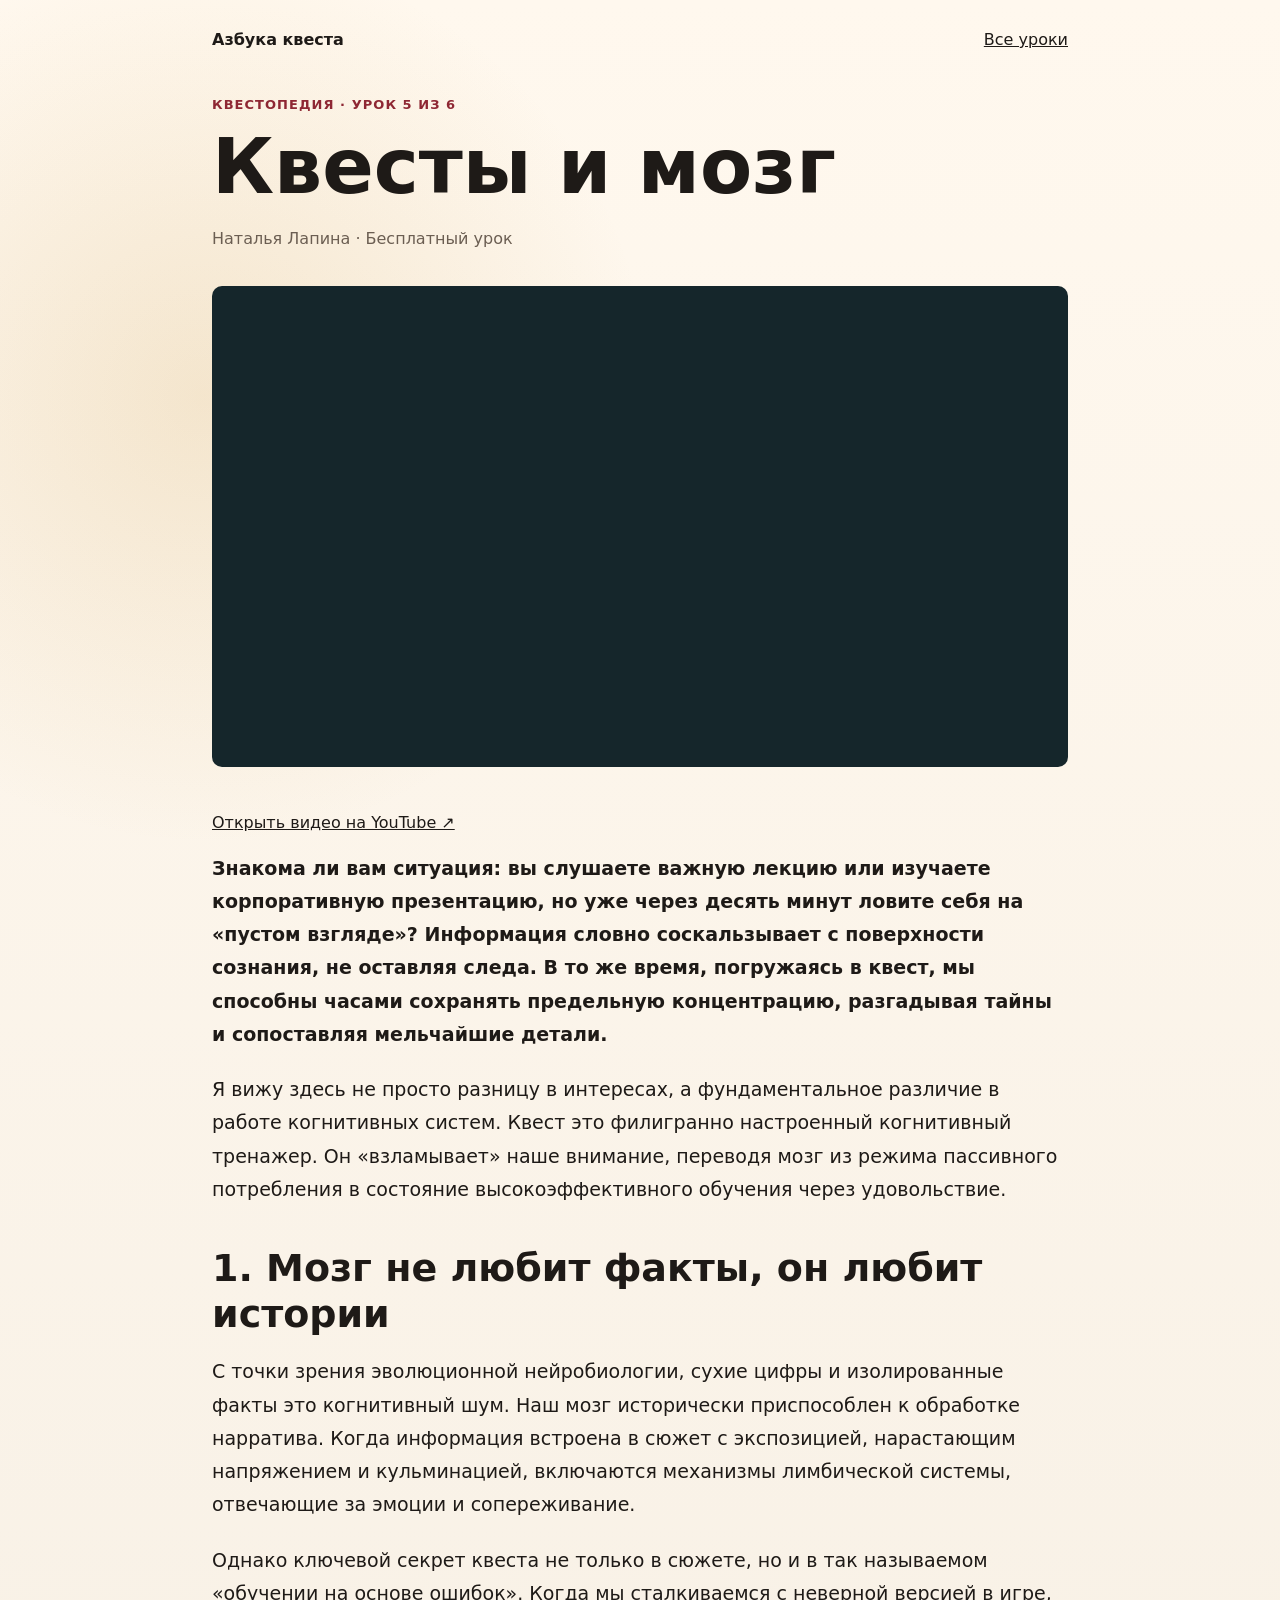
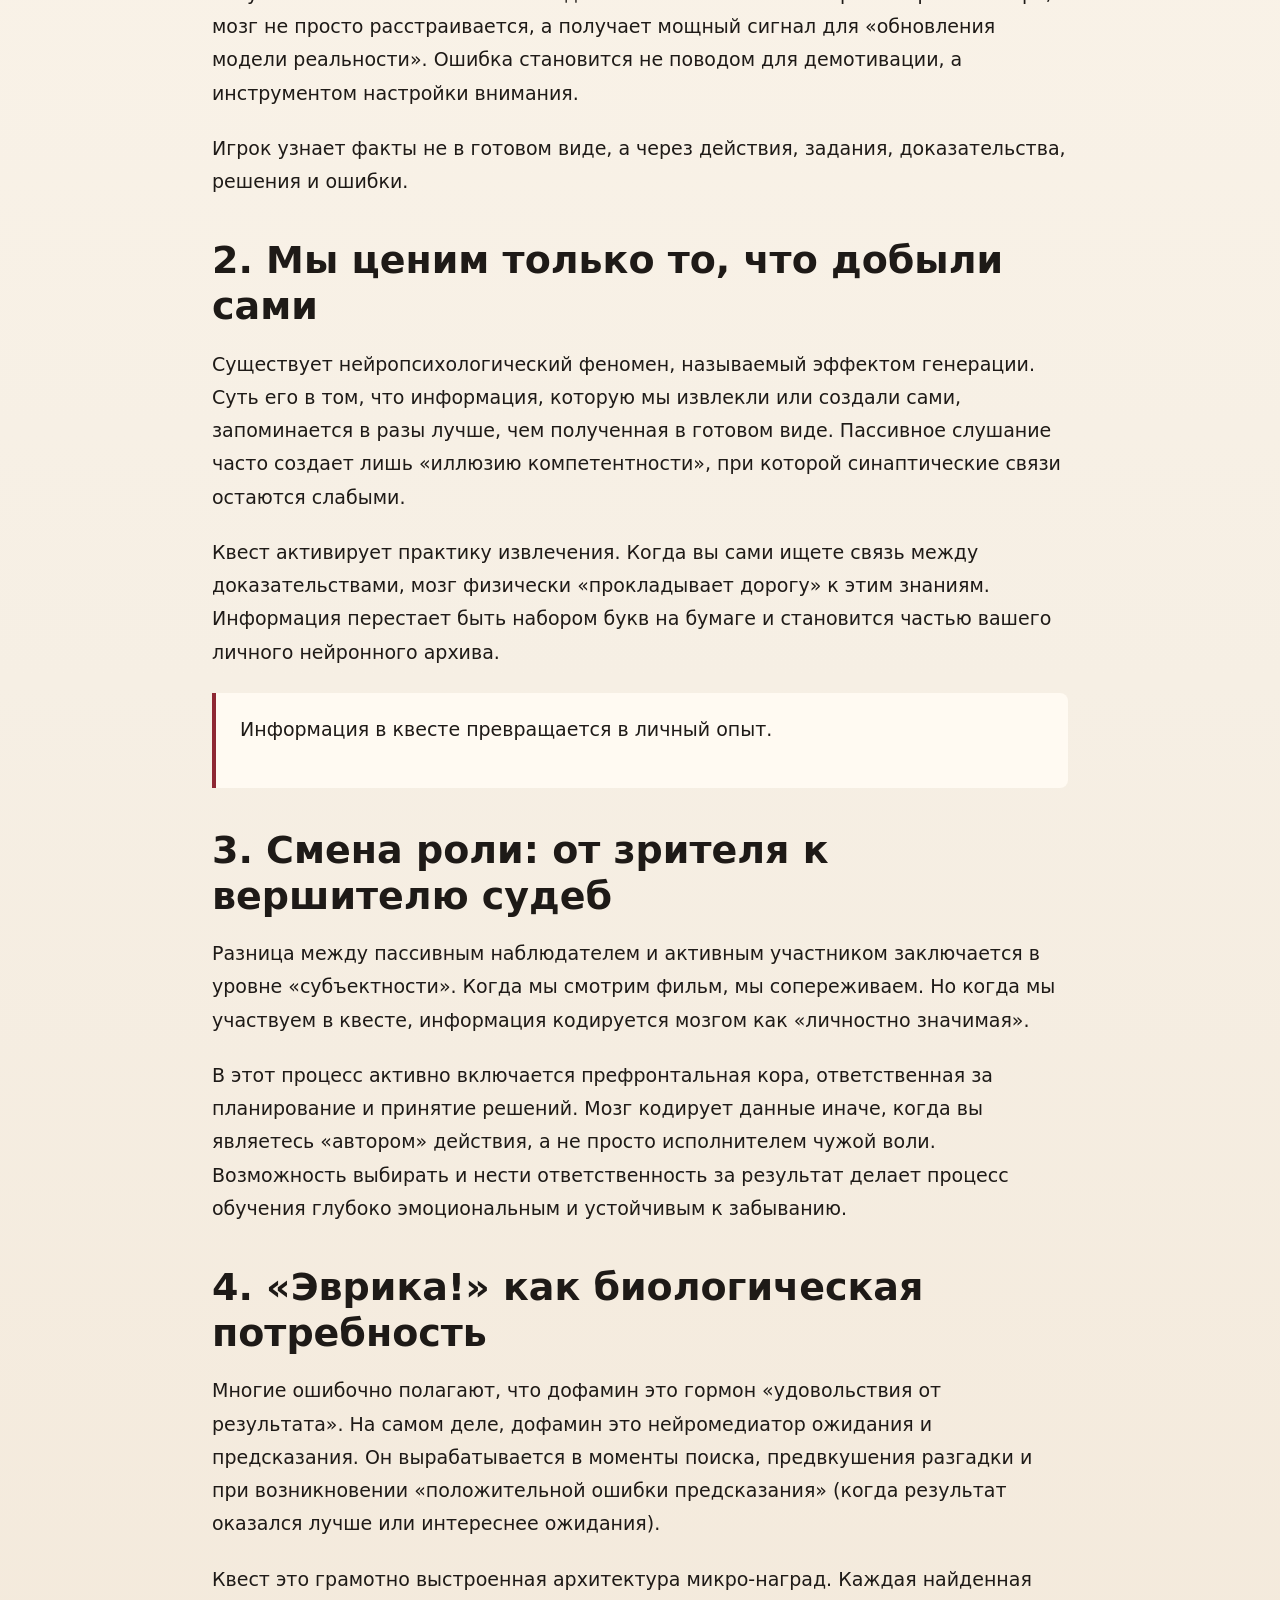
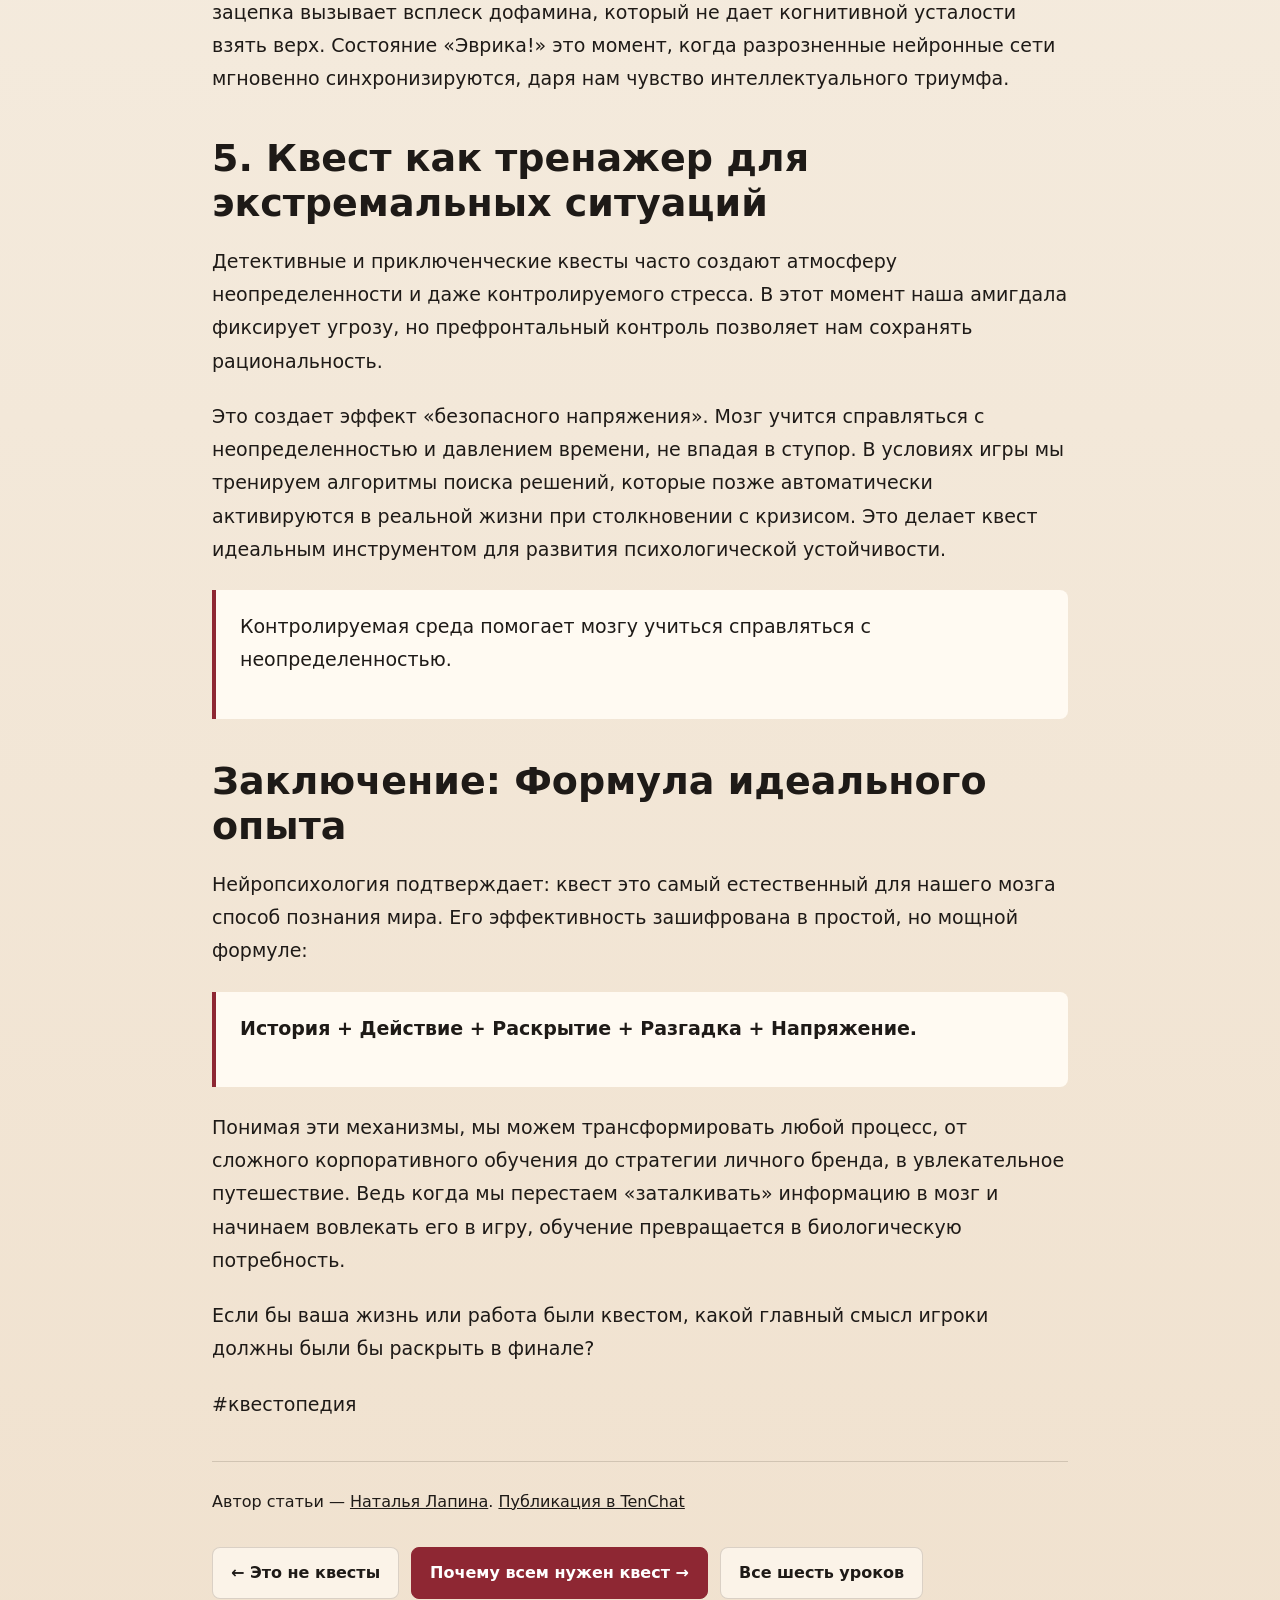
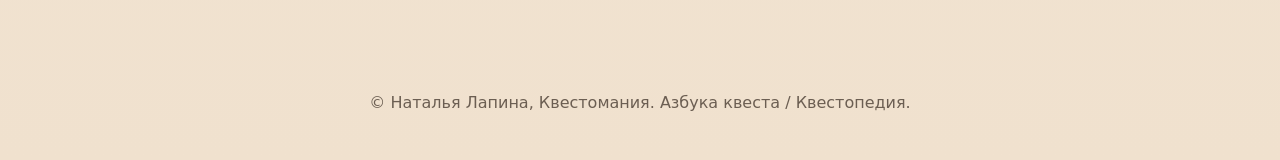
<file: kvesty-i-mozg/index.html>
<!doctype html><html lang="ru"><head><meta charset="utf-8"><meta name="viewport" content="width=device-width,initial-scale=1"><title>Квесты и мозг — урок 5 | Азбука квеста</title><meta name="description" content="Квесты и мозг: статья и бесплатный видеоурок Натальи Лапиной из курса «Азбука квеста»."><link rel="canonical" href="https://azbuka.questomanija.si/kvesty-i-mozg/"><meta name="robots" content="index,follow,max-image-preview:large,max-video-preview:-1"><meta property="og:type" content="article"><meta property="og:title" content="Квестопедия #1: Квесты и мозг"><meta property="og:url" content="https://azbuka.questomanija.si/kvesty-i-mozg/"><meta property="og:image" content="https://i.ytimg.com/vi/xln9HRz0F1E/hqdefault.jpg"><style>
:root{--paper:#f6efe4;--ink:#1e1a17;--muted:#6b5e52;--line:rgba(48,36,24,.16);--red:#8e2733;--red-dark:#6f1722;--white:#fffaf2;--shadow:0 24px 70px rgba(42,26,14,.18)}*{box-sizing:border-box}html{scroll-behavior:smooth}body{margin:0;background:radial-gradient(circle at 16% 8%,rgba(201,151,62,.18),transparent 28rem),linear-gradient(180deg,#fff8ee 0%,var(--paper) 46%,#f0e1ce 100%);color:var(--ink);font-family:Inter,system-ui,-apple-system,BlinkMacSystemFont,"Segoe UI",Arial,sans-serif;line-height:1.55}a{color:inherit}img{display:block;width:100%}.hero{min-height:92vh;padding:24px clamp(18px,4vw,60px) 72px;position:relative;overflow:hidden}.hero:before{content:"";position:absolute;inset:0;background-image:linear-gradient(rgba(30,26,23,.035) 1px,transparent 1px),linear-gradient(90deg,rgba(30,26,23,.035) 1px,transparent 1px);background-size:38px 38px;pointer-events:none}.topbar,.hero-grid,.section-inner,.footer{position:relative;z-index:1}.topbar{display:flex;align-items:center;justify-content:space-between;gap:20px;max-width:1180px;margin:0 auto 64px}.brand{font-weight:800;text-decoration:none}.navlinks{display:flex;gap:18px;color:var(--muted);font-size:15px}.navlinks a{text-decoration:none}.hero-grid{max-width:1180px;margin:0 auto;display:grid;grid-template-columns:minmax(0,1.05fr) minmax(280px,.75fr);align-items:center;gap:clamp(32px,6vw,78px)}.eyebrow{margin:0 0 12px;color:var(--red);font-size:13px;font-weight:800;letter-spacing:.08em;text-transform:uppercase}h1,h2,h3,p{margin-top:0}h1{margin-bottom:20px;max-width:760px;font-size:clamp(48px,9vw,112px);line-height:.92;letter-spacing:0}h2{margin-bottom:18px;font-size:clamp(30px,4vw,56px);line-height:1.02;letter-spacing:0}h3{margin-bottom:12px;font-size:24px;line-height:1.15;letter-spacing:0}.lead{max-width:680px;color:#3a3028;font-size:clamp(19px,2.2vw,25px)}.actions{display:flex;flex-wrap:wrap;gap:12px;margin-top:32px}.actions.center{justify-content:center}.button{display:inline-flex;min-height:48px;align-items:center;justify-content:center;border:1px solid var(--line);border-radius:8px;padding:13px 18px;font-weight:800;text-decoration:none;transition:transform .18s ease,box-shadow .18s ease}.button:hover{transform:translateY(-2px);box-shadow:0 12px 28px rgba(42,26,14,.15)}.button.primary{background:var(--red);color:#fff;border-color:var(--red)}.button.ghost{background:rgba(255,250,242,.72)}.hero-photo,.author-photo,.ideysha-photo{margin:0;border:1px solid var(--line);border-radius:10px;box-shadow:var(--shadow);overflow:hidden;background:#fff}.hero-photo{transform:rotate(1.5deg)}.hero-photo img{aspect-ratio:.68;height:min(72vh,760px);object-fit:cover;object-position:center}.section{padding:82px clamp(18px,4vw,60px)}.section-inner{max-width:1180px;margin:0 auto}.two-col{display:grid;grid-template-columns:minmax(0,.78fr) minmax(0,1.22fr);gap:clamp(26px,6vw,80px)}.prose{color:#3b3129;font-size:18px}.prose p{margin-bottom:16px}.lessons{background:rgba(255,250,242,.62);border-block:1px solid var(--line)}.lesson-list{display:grid;grid-template-columns:repeat(5,minmax(0,1fr));gap:16px;margin-top:32px}.lesson-card{min-height:340px;display:flex;flex-direction:column;border:1px solid var(--line);border-radius:8px;background:var(--white);padding:22px;box-shadow:0 14px 36px rgba(42,26,14,.08)}.lesson-number{width:44px;height:44px;display:inline-flex;align-items:center;justify-content:center;margin-bottom:20px;border-radius:50%;background:#f2e3cf;color:var(--red-dark);font-weight:900}.lesson-card p{color:var(--muted);font-size:16px}.card-links{display:flex;gap:10px;margin-top:auto;padding-top:18px}.card-links a{flex:1;border:1px solid var(--line);border-radius:8px;padding:10px 12px;text-align:center;font-weight:800;text-decoration:none;background:#fff7ec}.author-grid,.ideysha-grid{display:grid;grid-template-columns:minmax(240px,.62fr) minmax(0,1fr);align-items:center;gap:clamp(28px,6vw,76px)}.author-photo img{aspect-ratio:.68;object-fit:cover;object-position:center}.ideysha{background:#15262b;color:#fff7ec}.ideysha .prose,.ideysha .eyebrow{color:#fff7ec}.ideysha .eyebrow{color:#f1c56b}.ideysha-grid{grid-template-columns:minmax(0,1fr) minmax(280px,.7fr)}.ideysha-photo img{aspect-ratio:1.05;object-fit:cover;object-position:center}.cta{text-align:center}.cta-box{max-width:900px;border:1px solid var(--line);border-radius:10px;background:var(--white);padding:clamp(30px,5vw,60px);box-shadow:var(--shadow)}.footer{padding:28px 20px 44px;color:var(--muted);text-align:center}@media(max-width:1080px){.lesson-list{grid-template-columns:repeat(2,minmax(0,1fr))}}@media(max-width:760px){.topbar{align-items:flex-start;flex-direction:column;margin-bottom:42px}.navlinks{width:100%;justify-content:space-between}.hero{min-height:auto;padding-bottom:44px}.hero-grid,.two-col,.author-grid,.ideysha-grid{grid-template-columns:1fr}.hero-photo{transform:none}.hero-photo img{height:auto}.section{padding-block:56px}.lesson-list{grid-template-columns:1fr}.lesson-card{min-height:0}}
.video-lessons{grid-template-columns:repeat(2,minmax(0,1fr))}.video-lessons .lesson-card{min-height:0}.video-lessons .lesson-card h3{font-size:21px}@media(max-width:760px){.video-lessons{grid-template-columns:1fr}}
.lesson-shell{max-width:900px;margin:auto;padding:28px 22px 64px}.lesson-shell .topbar{margin-bottom:42px}.lesson-shell h1{font-size:clamp(40px,7vw,76px);line-height:1.05}.byline{color:var(--muted)}.lesson-video{aspect-ratio:16/9;width:100%;border:0;border-radius:10px;background:#15262b;margin:18px 0 36px}.article-body{font-size:19px;line-height:1.75}.article-body h2{font-size:clamp(27px,4vw,38px);line-height:1.2;margin:40px 0 18px}.article-body p{margin-bottom:22px}.article-body li{margin-bottom:12px}.formula{padding:24px;border:1px solid var(--line);border-left:5px solid var(--red);background:var(--white);border-radius:8px;font-weight:800}.lesson-bottom{border-top:1px solid var(--line);margin-top:40px;padding-top:28px}a:focus-visible{outline:3px solid var(--red);outline-offset:4px}@media(max-width:600px){.article-body{font-size:17px}.formula{padding:18px}.lesson-shell{padding-inline:18px}}.article-body blockquote{margin:24px 0;padding:20px 24px;border-left:4px solid var(--red);background:var(--white);border-radius:0 8px 8px 0}.article-body h2 strong{font-weight:inherit}</style><script type="application/ld+json">{"@context": "https://schema.org", "@graph": [{"@type": "Article", "@id": "https://azbuka.questomanija.si/kvesty-i-mozg/#article", "headline": "Квестопедия #5: Квесты и мозг", "url": "https://azbuka.questomanija.si/kvesty-i-mozg/", "inLanguage": "ru", "author": {"@type": "Person", "@id": "https://questomanija.si/speaker/#person", "name": "Наталья Лапина", "url": "https://questomanija.si/speaker/"}, "isAccessibleForFree": true, "video": {"@id": "https://azbuka.questomanija.si/#video-xln9HRz0F1E"}, "isPartOf": {"@type": "Course", "@id": "https://azbuka.questomanija.si/#course", "name": "Азбука квеста", "url": "https://azbuka.questomanija.si/"}}, {"@type": "VideoObject", "@id": "https://azbuka.questomanija.si/#video-xln9HRz0F1E", "name": "Квесты и мозг", "description": "Видеоурок «Квесты и мозг» из бесплатного курса «Азбука квеста» Натальи Лапиной.", "url": "https://azbuka.questomanija.si/kvesty-i-mozg/", "embedUrl": "https://www.youtube-nocookie.com/embed/xln9HRz0F1E", "thumbnailUrl": "https://i.ytimg.com/vi/xln9HRz0F1E/hqdefault.jpg", "uploadDate": "2026-07-02T01:00:06-07:00", "duration": "PT8M21S", "inLanguage": "ru", "isAccessibleForFree": true, "author": {"@id": "https://questomanija.si/speaker/#person"}, "isPartOf": {"@id": "https://azbuka.questomanija.si/#course"}}, {"@type": "BreadcrumbList", "itemListElement": [{"@type": "ListItem", "position": 1, "name": "Азбука квеста", "item": "https://azbuka.questomanija.si/"}, {"@type": "ListItem", "position": 2, "name": "Квесты и мозг", "item": "https://azbuka.questomanija.si/kvesty-i-mozg/"}]}]}</script></head><body><main class="lesson-shell"><nav class="topbar" aria-label="Навигация"><a class="brand" href="/">Азбука квеста</a><a href="/#lessons">Все уроки</a></nav><header><p class="eyebrow">Квестопедия · Урок 5 из 6</p><h1>Квесты и мозг</h1><p class="byline">Наталья Лапина · Бесплатный урок</p></header><iframe class="lesson-video" src="https://www.youtube-nocookie.com/embed/xln9HRz0F1E" title="Квесты и мозг — видеоурок Натальи Лапиной" allow="encrypted-media; picture-in-picture; fullscreen" allowfullscreen></iframe><p><a href="https://www.youtube.com/watch?v=xln9HRz0F1E">Открыть видео на YouTube ↗</a></p><article class="article-body" aria-label="Квестопедия #5: Квесты и мозг"><p><strong>Знакома ли вам ситуация: вы слушаете важную лекцию или изучаете корпоративную презентацию, но уже через десять минут ловите себя на «пустом взгляде»? Информация словно соскальзывает с поверхности сознания, не оставляя следа. В то же время, погружаясь в квест, мы способны часами сохранять предельную концентрацию, разгадывая тайны и сопоставляя мельчайшие детали.</strong></p><p>Я вижу здесь не просто разницу в интересах, а фундаментальное различие в работе когнитивных систем. Квест это филигранно настроенный когнитивный тренажер. Он «взламывает» наше внимание, переводя мозг из режима пассивного потребления в состояние высокоэффективного обучения через удовольствие.</p><h2><strong>1. Мозг не любит факты, он любит истории</strong></h2><p>С точки зрения эволюционной нейробиологии, сухие цифры и изолированные факты это когнитивный шум. Наш мозг исторически приспособлен к обработке нарратива. Когда информация встроена в сюжет с экспозицией, нарастающим напряжением и кульминацией, включаются механизмы лимбической системы, отвечающие за эмоции и сопереживание.</p><p>Однако ключевой секрет квеста не только в сюжете, но и в так называемом «обучении на основе ошибок». Когда мы сталкиваемся с неверной версией в игре, мозг не просто расстраивается, а получает мощный сигнал для «обновления модели реальности». Ошибка становится не поводом для демотивации, а инструментом настройки внимания.</p><p>Игрок узнает факты не в готовом виде, а через действия, задания, доказательства, решения и ошибки.</p><h2><strong>2. Мы ценим только то, что добыли сами</strong></h2><p>Существует нейропсихологический феномен, называемый эффектом генерации. Суть его в том, что информация, которую мы извлекли или создали сами, запоминается в разы лучше, чем полученная в готовом виде. Пассивное слушание часто создает лишь «иллюзию компетентности», при которой синаптические связи остаются слабыми.</p><p>Квест активирует практику извлечения. Когда вы сами ищете связь между доказательствами, мозг физически «прокладывает дорогу» к этим знаниям. Информация перестает быть набором букв на бумаге и становится частью вашего личного нейронного архива.</p><blockquote><p>Информация в квесте превращается в личный опыт.</p></blockquote><h2><strong>3. Смена роли: от зрителя к вершителю судеб</strong></h2><p>Разница между пассивным наблюдателем и активным участником заключается в уровне «субъектности». Когда мы смотрим фильм, мы сопереживаем. Но когда мы участвуем в квесте, информация кодируется мозгом как «личностно значимая».</p><p>В этот процесс активно включается префронтальная кора, ответственная за планирование и принятие решений. Мозг кодирует данные иначе, когда вы являетесь «автором» действия, а не просто исполнителем чужой воли. Возможность выбирать и нести ответственность за результат делает процесс обучения глубоко эмоциональным и устойчивым к забыванию.</p><h2><strong>4. «Эврика!» как биологическая потребность</strong></h2><p>Многие ошибочно полагают, что дофамин это гормон «удовольствия от результата». На самом деле, дофамин это нейромедиатор ожидания и предсказания. Он вырабатывается в моменты поиска, предвкушения разгадки и при возникновении «положительной ошибки предсказания» (когда результат оказался лучше или интереснее ожидания).</p><p>Квест это грамотно выстроенная архитектура микро-наград. Каждая найденная зацепка вызывает всплеск дофамина, который не дает когнитивной усталости взять верх. Состояние «Эврика!» это момент, когда разрозненные нейронные сети мгновенно синхронизируются, даря нам чувство интеллектуального триумфа.</p><h2><strong>5. Квест как тренажер для экстремальных ситуаций</strong></h2><p>Детективные и приключенческие квесты часто создают атмосферу неопределенности и даже контролируемого стресса. В этот момент наша амигдала фиксирует угрозу, но префронтальный контроль позволяет нам сохранять рациональность.</p><p>Это создает эффект «безопасного напряжения». Мозг учится справляться с неопределенностью и давлением времени, не впадая в ступор. В условиях игры мы тренируем алгоритмы поиска решений, которые позже автоматически активируются в реальной жизни при столкновении с кризисом. Это делает квест идеальным инструментом для развития психологической устойчивости.</p><blockquote><p>Контролируемая среда помогает мозгу учиться справляться с неопределенностью.</p></blockquote><h2><strong>Заключение: Формула идеального опыта</strong></h2><p>Нейропсихология подтверждает: квест это самый естественный для нашего мозга способ познания мира. Его эффективность зашифрована в простой, но мощной формуле:</p><blockquote><p><strong>История + Действие + Раскрытие + Разгадка + Напряжение.</strong></p></blockquote><p>Понимая эти механизмы, мы можем трансформировать любой процесс, от сложного корпоративного обучения до стратегии личного бренда, в увлекательное путешествие. Ведь когда мы перестаем «заталкивать» информацию в мозг и начинаем вовлекать его в игру, обучение превращается в биологическую потребность.</p><p>Если бы ваша жизнь или работа были квестом, какой главный смысл игроки должны были бы раскрыть в финале?</p><p>#квестопедия</a></p></article><div class="lesson-bottom"><p>Автор статьи — <a href="https://questomanija.si/speaker/">Наталья Лапина</a>. <a href="https://tenchat.ru/media/5628099-kvestopediya-5-kvesty-i-mozg">Публикация в TenChat</a></p><div class="actions"><a class="button ghost" href="/eto-ne-kvesty/">← Это не квесты</a><a class="button primary" href="/pochemu-vsem-nuzhen-kvest/">Почему всем нужен квест →</a><a class="button ghost" href="/#lessons">Все шесть уроков</a></div></div></main><footer class="footer">© Наталья Лапина, Квестомания. Азбука квеста / Квестопедия.</footer></body></html>
</file>
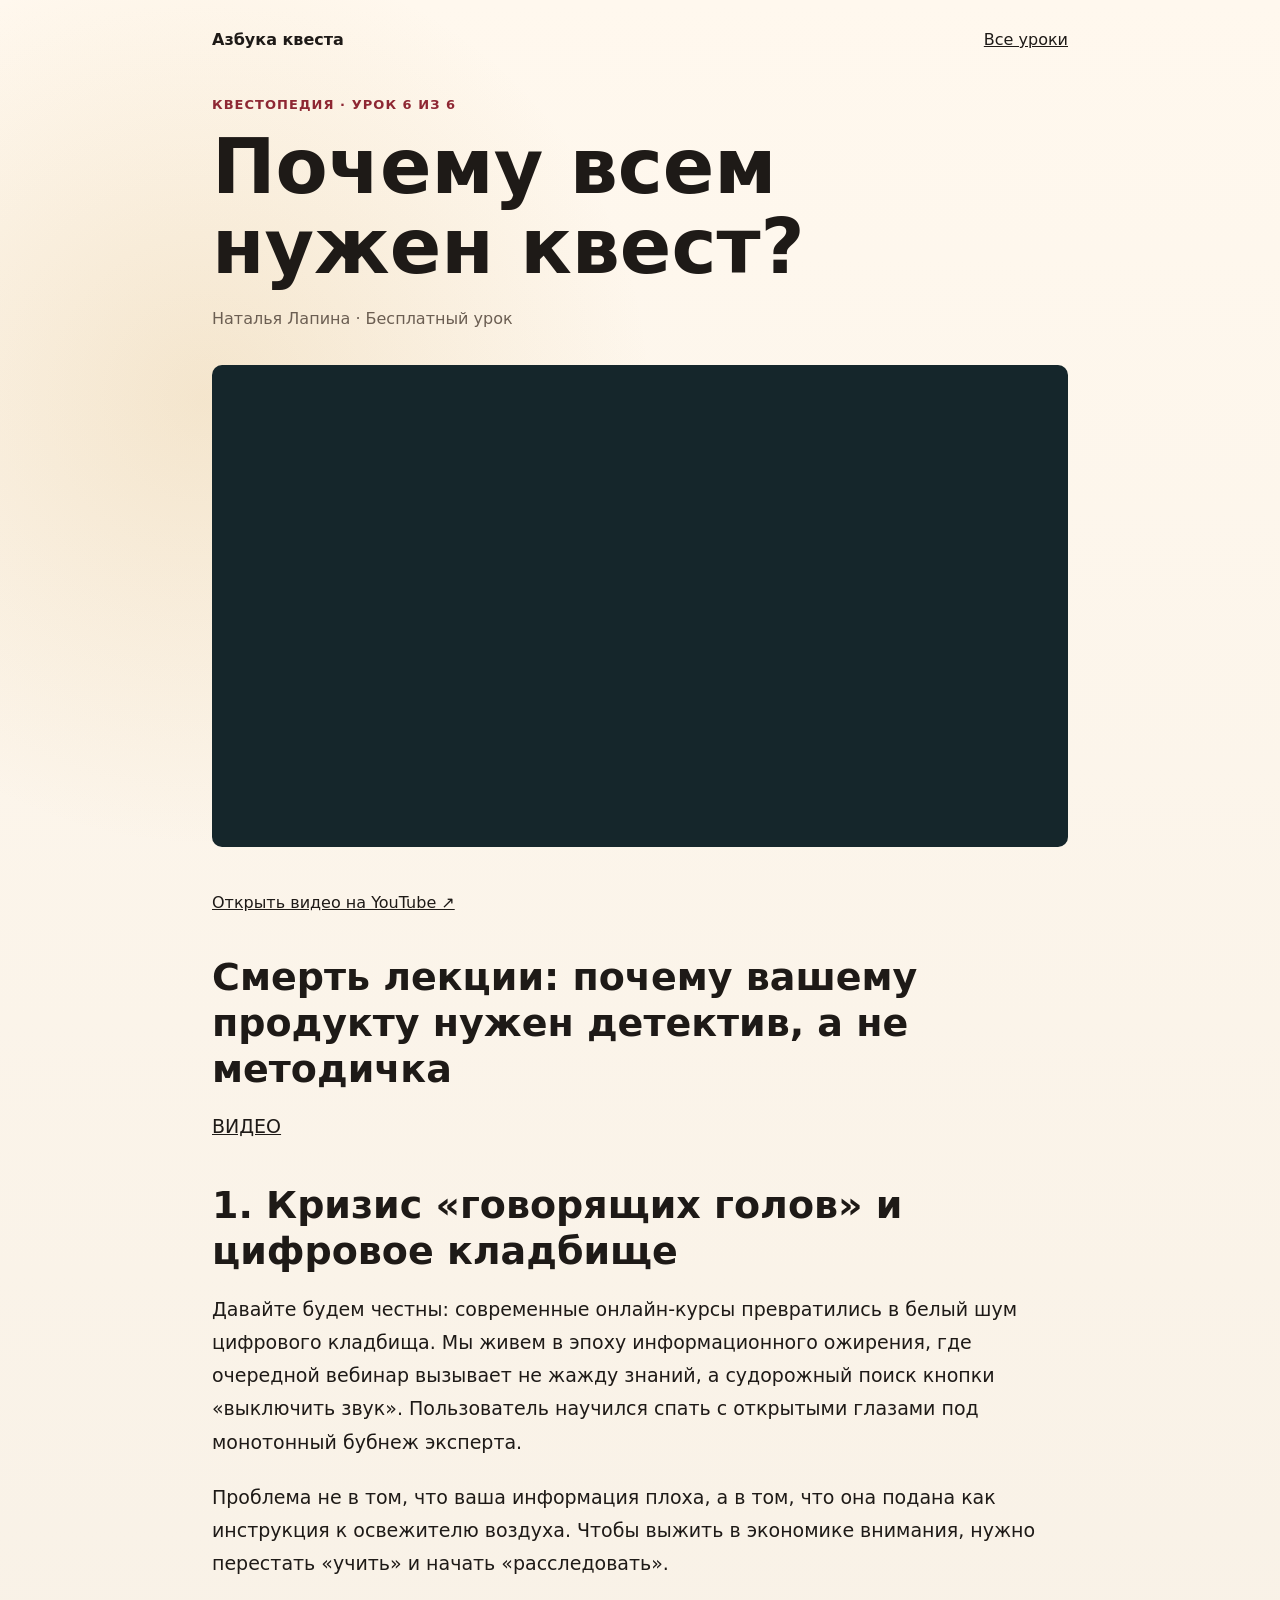
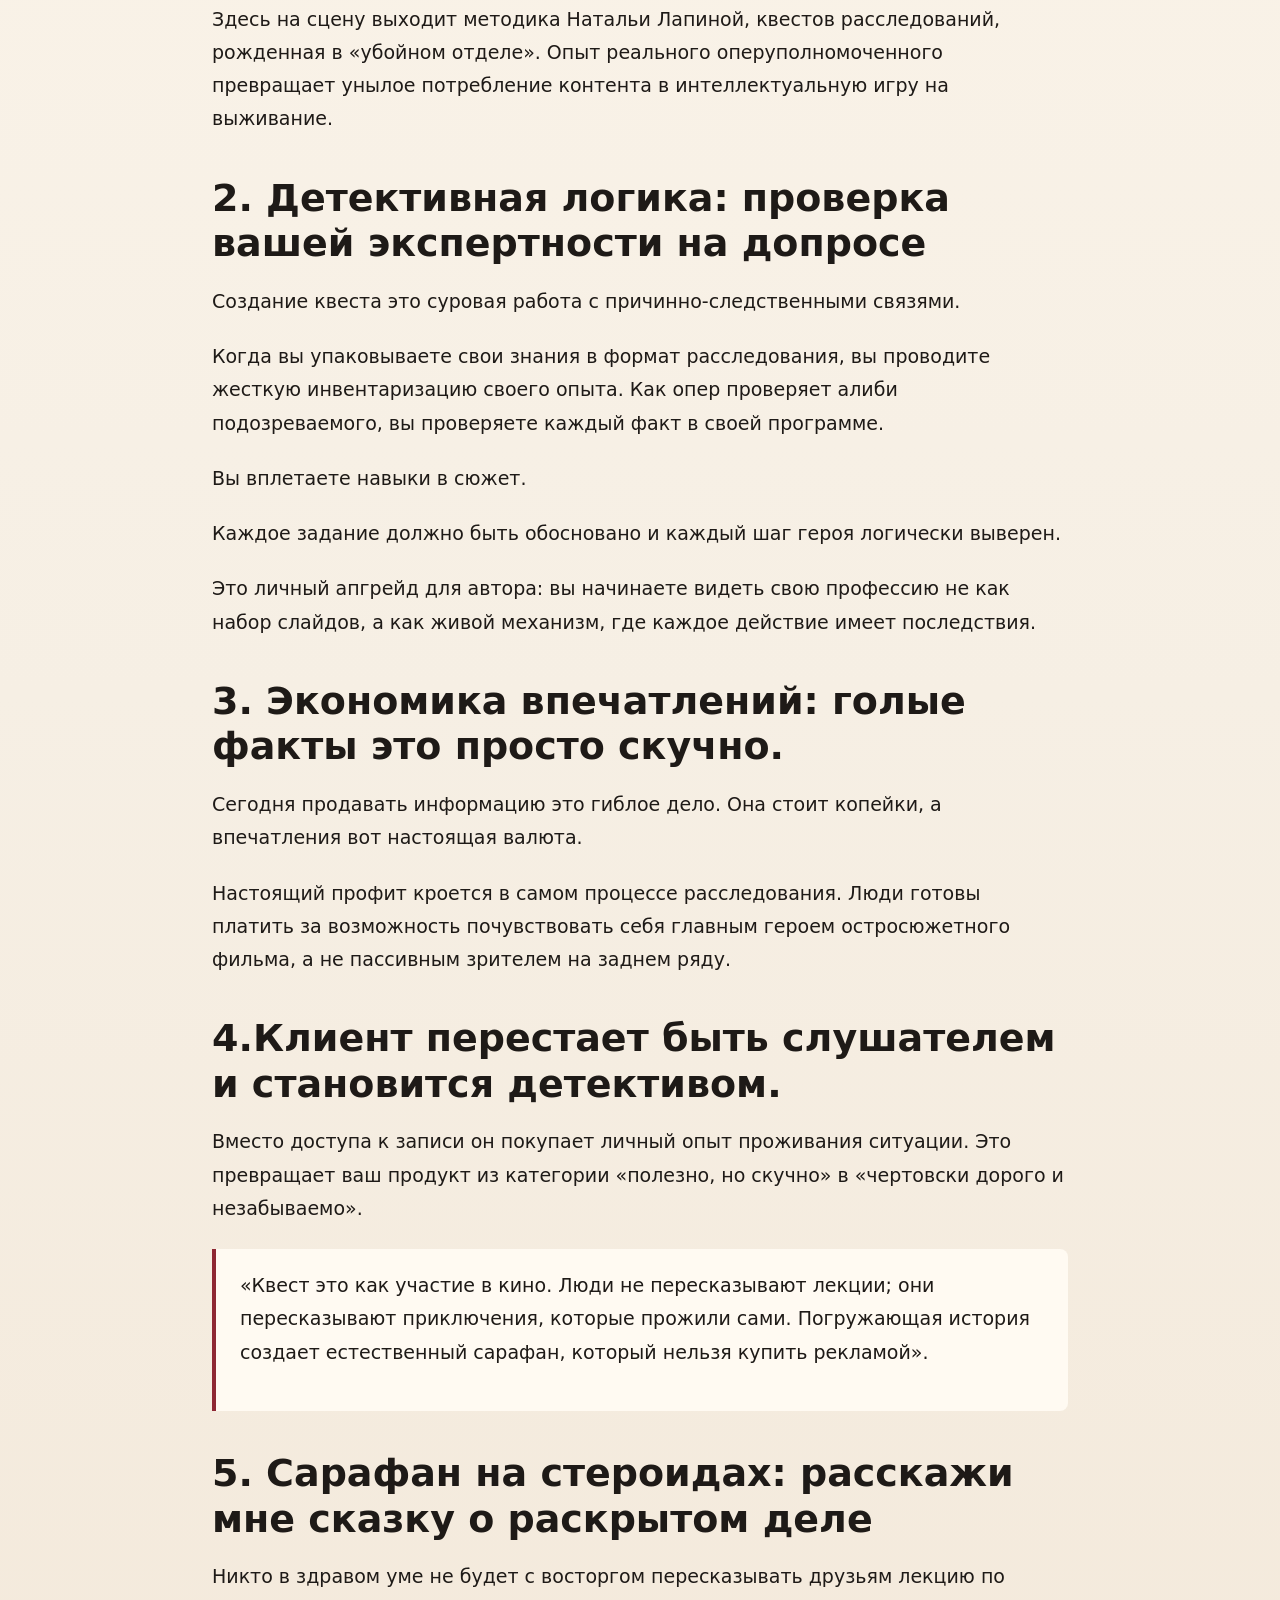
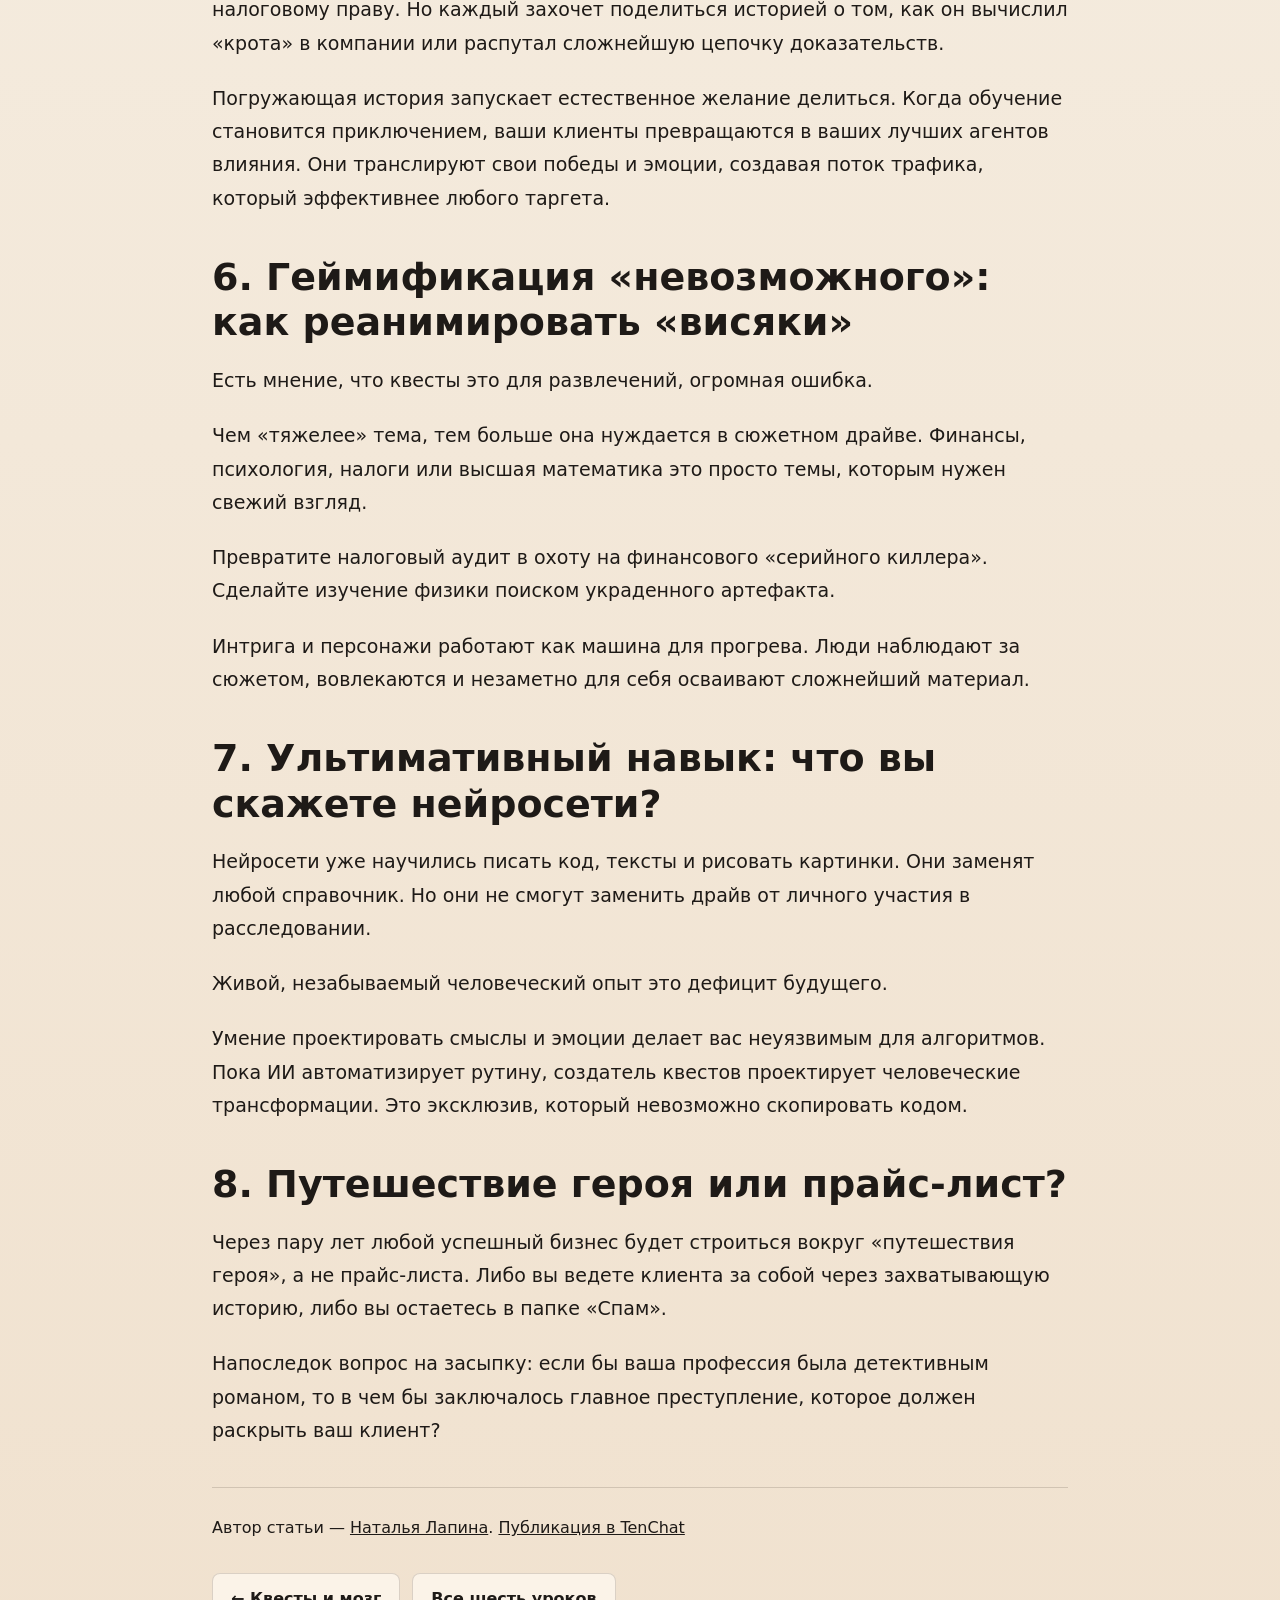
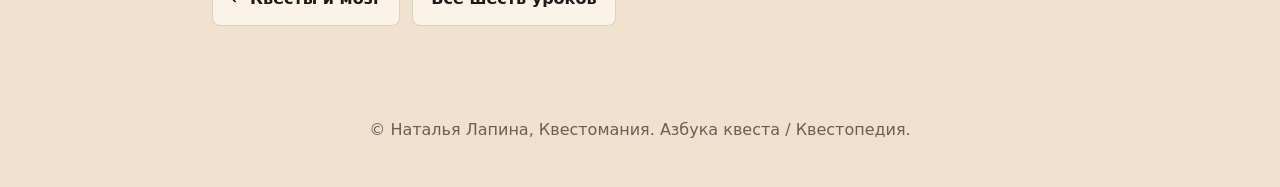
<file: pochemu-vsem-nuzhen-kvest/index.html>
<!doctype html><html lang="ru"><head><meta charset="utf-8"><meta name="viewport" content="width=device-width,initial-scale=1"><title>Почему всем нужен квест — урок 6 | Азбука квеста</title><meta name="description" content="Почему всем нужен квест: статья и бесплатный видеоурок Натальи Лапиной из курса «Азбука квеста»."><link rel="canonical" href="https://azbuka.questomanija.si/pochemu-vsem-nuzhen-kvest/"><meta name="robots" content="index,follow,max-image-preview:large,max-video-preview:-1"><meta property="og:type" content="article"><meta property="og:title" content="Квестопедия #1: Почему всем нужен квест?"><meta property="og:url" content="https://azbuka.questomanija.si/pochemu-vsem-nuzhen-kvest/"><meta property="og:image" content="https://i.ytimg.com/vi/5U7kJAAYSE4/hqdefault.jpg"><style>
:root{--paper:#f6efe4;--ink:#1e1a17;--muted:#6b5e52;--line:rgba(48,36,24,.16);--red:#8e2733;--red-dark:#6f1722;--white:#fffaf2;--shadow:0 24px 70px rgba(42,26,14,.18)}*{box-sizing:border-box}html{scroll-behavior:smooth}body{margin:0;background:radial-gradient(circle at 16% 8%,rgba(201,151,62,.18),transparent 28rem),linear-gradient(180deg,#fff8ee 0%,var(--paper) 46%,#f0e1ce 100%);color:var(--ink);font-family:Inter,system-ui,-apple-system,BlinkMacSystemFont,"Segoe UI",Arial,sans-serif;line-height:1.55}a{color:inherit}img{display:block;width:100%}.hero{min-height:92vh;padding:24px clamp(18px,4vw,60px) 72px;position:relative;overflow:hidden}.hero:before{content:"";position:absolute;inset:0;background-image:linear-gradient(rgba(30,26,23,.035) 1px,transparent 1px),linear-gradient(90deg,rgba(30,26,23,.035) 1px,transparent 1px);background-size:38px 38px;pointer-events:none}.topbar,.hero-grid,.section-inner,.footer{position:relative;z-index:1}.topbar{display:flex;align-items:center;justify-content:space-between;gap:20px;max-width:1180px;margin:0 auto 64px}.brand{font-weight:800;text-decoration:none}.navlinks{display:flex;gap:18px;color:var(--muted);font-size:15px}.navlinks a{text-decoration:none}.hero-grid{max-width:1180px;margin:0 auto;display:grid;grid-template-columns:minmax(0,1.05fr) minmax(280px,.75fr);align-items:center;gap:clamp(32px,6vw,78px)}.eyebrow{margin:0 0 12px;color:var(--red);font-size:13px;font-weight:800;letter-spacing:.08em;text-transform:uppercase}h1,h2,h3,p{margin-top:0}h1{margin-bottom:20px;max-width:760px;font-size:clamp(48px,9vw,112px);line-height:.92;letter-spacing:0}h2{margin-bottom:18px;font-size:clamp(30px,4vw,56px);line-height:1.02;letter-spacing:0}h3{margin-bottom:12px;font-size:24px;line-height:1.15;letter-spacing:0}.lead{max-width:680px;color:#3a3028;font-size:clamp(19px,2.2vw,25px)}.actions{display:flex;flex-wrap:wrap;gap:12px;margin-top:32px}.actions.center{justify-content:center}.button{display:inline-flex;min-height:48px;align-items:center;justify-content:center;border:1px solid var(--line);border-radius:8px;padding:13px 18px;font-weight:800;text-decoration:none;transition:transform .18s ease,box-shadow .18s ease}.button:hover{transform:translateY(-2px);box-shadow:0 12px 28px rgba(42,26,14,.15)}.button.primary{background:var(--red);color:#fff;border-color:var(--red)}.button.ghost{background:rgba(255,250,242,.72)}.hero-photo,.author-photo,.ideysha-photo{margin:0;border:1px solid var(--line);border-radius:10px;box-shadow:var(--shadow);overflow:hidden;background:#fff}.hero-photo{transform:rotate(1.5deg)}.hero-photo img{aspect-ratio:.68;height:min(72vh,760px);object-fit:cover;object-position:center}.section{padding:82px clamp(18px,4vw,60px)}.section-inner{max-width:1180px;margin:0 auto}.two-col{display:grid;grid-template-columns:minmax(0,.78fr) minmax(0,1.22fr);gap:clamp(26px,6vw,80px)}.prose{color:#3b3129;font-size:18px}.prose p{margin-bottom:16px}.lessons{background:rgba(255,250,242,.62);border-block:1px solid var(--line)}.lesson-list{display:grid;grid-template-columns:repeat(5,minmax(0,1fr));gap:16px;margin-top:32px}.lesson-card{min-height:340px;display:flex;flex-direction:column;border:1px solid var(--line);border-radius:8px;background:var(--white);padding:22px;box-shadow:0 14px 36px rgba(42,26,14,.08)}.lesson-number{width:44px;height:44px;display:inline-flex;align-items:center;justify-content:center;margin-bottom:20px;border-radius:50%;background:#f2e3cf;color:var(--red-dark);font-weight:900}.lesson-card p{color:var(--muted);font-size:16px}.card-links{display:flex;gap:10px;margin-top:auto;padding-top:18px}.card-links a{flex:1;border:1px solid var(--line);border-radius:8px;padding:10px 12px;text-align:center;font-weight:800;text-decoration:none;background:#fff7ec}.author-grid,.ideysha-grid{display:grid;grid-template-columns:minmax(240px,.62fr) minmax(0,1fr);align-items:center;gap:clamp(28px,6vw,76px)}.author-photo img{aspect-ratio:.68;object-fit:cover;object-position:center}.ideysha{background:#15262b;color:#fff7ec}.ideysha .prose,.ideysha .eyebrow{color:#fff7ec}.ideysha .eyebrow{color:#f1c56b}.ideysha-grid{grid-template-columns:minmax(0,1fr) minmax(280px,.7fr)}.ideysha-photo img{aspect-ratio:1.05;object-fit:cover;object-position:center}.cta{text-align:center}.cta-box{max-width:900px;border:1px solid var(--line);border-radius:10px;background:var(--white);padding:clamp(30px,5vw,60px);box-shadow:var(--shadow)}.footer{padding:28px 20px 44px;color:var(--muted);text-align:center}@media(max-width:1080px){.lesson-list{grid-template-columns:repeat(2,minmax(0,1fr))}}@media(max-width:760px){.topbar{align-items:flex-start;flex-direction:column;margin-bottom:42px}.navlinks{width:100%;justify-content:space-between}.hero{min-height:auto;padding-bottom:44px}.hero-grid,.two-col,.author-grid,.ideysha-grid{grid-template-columns:1fr}.hero-photo{transform:none}.hero-photo img{height:auto}.section{padding-block:56px}.lesson-list{grid-template-columns:1fr}.lesson-card{min-height:0}}
.video-lessons{grid-template-columns:repeat(2,minmax(0,1fr))}.video-lessons .lesson-card{min-height:0}.video-lessons .lesson-card h3{font-size:21px}@media(max-width:760px){.video-lessons{grid-template-columns:1fr}}
.lesson-shell{max-width:900px;margin:auto;padding:28px 22px 64px}.lesson-shell .topbar{margin-bottom:42px}.lesson-shell h1{font-size:clamp(40px,7vw,76px);line-height:1.05}.byline{color:var(--muted)}.lesson-video{aspect-ratio:16/9;width:100%;border:0;border-radius:10px;background:#15262b;margin:18px 0 36px}.article-body{font-size:19px;line-height:1.75}.article-body h2{font-size:clamp(27px,4vw,38px);line-height:1.2;margin:40px 0 18px}.article-body p{margin-bottom:22px}.article-body li{margin-bottom:12px}.formula{padding:24px;border:1px solid var(--line);border-left:5px solid var(--red);background:var(--white);border-radius:8px;font-weight:800}.lesson-bottom{border-top:1px solid var(--line);margin-top:40px;padding-top:28px}a:focus-visible{outline:3px solid var(--red);outline-offset:4px}@media(max-width:600px){.article-body{font-size:17px}.formula{padding:18px}.lesson-shell{padding-inline:18px}}.article-body blockquote{margin:24px 0;padding:20px 24px;border-left:4px solid var(--red);background:var(--white);border-radius:0 8px 8px 0}.article-body h2 strong{font-weight:inherit}</style><script type="application/ld+json">{"@context": "https://schema.org", "@graph": [{"@type": "Article", "@id": "https://azbuka.questomanija.si/pochemu-vsem-nuzhen-kvest/#article", "headline": "Квестопедия #6: Почему всем нужен квест?", "url": "https://azbuka.questomanija.si/pochemu-vsem-nuzhen-kvest/", "inLanguage": "ru", "author": {"@type": "Person", "@id": "https://questomanija.si/speaker/#person", "name": "Наталья Лапина", "url": "https://questomanija.si/speaker/"}, "isAccessibleForFree": true, "video": {"@id": "https://azbuka.questomanija.si/#video-5U7kJAAYSE4"}, "isPartOf": {"@type": "Course", "@id": "https://azbuka.questomanija.si/#course", "name": "Азбука квеста", "url": "https://azbuka.questomanija.si/"}}, {"@type": "VideoObject", "@id": "https://azbuka.questomanija.si/#video-5U7kJAAYSE4", "name": "Почему всем нужен квест", "description": "Видеоурок «Почему всем нужен квест» из бесплатного курса «Азбука квеста» Натальи Лапиной.", "url": "https://azbuka.questomanija.si/pochemu-vsem-nuzhen-kvest/", "embedUrl": "https://www.youtube-nocookie.com/embed/5U7kJAAYSE4", "thumbnailUrl": "https://i.ytimg.com/vi/5U7kJAAYSE4/hqdefault.jpg", "uploadDate": "2026-07-13T23:00:05-07:00", "duration": "PT7M6S", "inLanguage": "ru", "isAccessibleForFree": true, "author": {"@id": "https://questomanija.si/speaker/#person"}, "isPartOf": {"@id": "https://azbuka.questomanija.si/#course"}}, {"@type": "BreadcrumbList", "itemListElement": [{"@type": "ListItem", "position": 1, "name": "Азбука квеста", "item": "https://azbuka.questomanija.si/"}, {"@type": "ListItem", "position": 2, "name": "Почему всем нужен квест", "item": "https://azbuka.questomanija.si/pochemu-vsem-nuzhen-kvest/"}]}]}</script></head><body><main class="lesson-shell"><nav class="topbar" aria-label="Навигация"><a class="brand" href="/">Азбука квеста</a><a href="/#lessons">Все уроки</a></nav><header><p class="eyebrow">Квестопедия · Урок 6 из 6</p><h1>Почему всем нужен квест?</h1><p class="byline">Наталья Лапина · Бесплатный урок</p></header><iframe class="lesson-video" src="https://www.youtube-nocookie.com/embed/5U7kJAAYSE4" title="Почему всем нужен квест — видеоурок Натальи Лапиной" allow="encrypted-media; picture-in-picture; fullscreen" allowfullscreen></iframe><p><a href="https://www.youtube.com/watch?v=5U7kJAAYSE4">Открыть видео на YouTube ↗</a></p><article class="article-body" aria-label="Квестопедия #6: Почему всем нужен квест?"><h2><strong>Смерть лекции: почему вашему продукту нужен детектив, а не методичка</strong></h2><p><a href="https://youtu.be/5U7kJAAYSE4">ВИДЕО</a></p><h2><strong>1. Кризис «говорящих голов» и цифровое кладбище</strong></h2><p>Давайте будем честны: современные онлайн-курсы превратились в белый шум цифрового кладбища. Мы живем в эпоху информационного ожирения, где очередной вебинар вызывает не жажду знаний, а судорожный поиск кнопки «выключить звук». Пользователь научился спать с открытыми глазами под монотонный бубнеж эксперта.</p><p>Проблема не в том, что ваша информация плоха, а в том, что она подана как инструкция к освежителю воздуха. Чтобы выжить в экономике внимания, нужно перестать «учить» и начать «расследовать».</p><p>Здесь на сцену выходит методика Натальи Лапиной, квестов расследований, рожденная в «убойном отделе». Опыт реального оперуполномоченного превращает унылое потребление контента в интеллектуальную игру на выживание.</p><h2><strong>2. Детективная логика: проверка вашей экспертности на допросе</strong></h2><p>Создание квеста это суровая работа с причинно-следственными связями.</p><p>Когда вы упаковываете свои знания в формат расследования, вы проводите жесткую инвентаризацию своего опыта. Как опер проверяет алиби подозреваемого, вы проверяете каждый факт в своей программе.</p><p>Вы вплетаете навыки в сюжет.</p><p>Каждое задание должно быть обосновано и каждый шаг героя логически выверен.</p><p>Это личный апгрейд для автора: вы начинаете видеть свою профессию не как набор слайдов, а как живой механизм, где каждое действие имеет последствия.</p><h2><strong>3. Экономика впечатлений: голые факты это просто скучно.</strong></h2><p>Сегодня продавать информацию это гиблое дело. Она стоит копейки, а впечатления вот настоящая валюта.</p><p>Настоящий профит кроется в самом процессе расследования. Люди готовы платить за возможность почувствовать себя главным героем остросюжетного фильма, а не пассивным зрителем на заднем ряду.</p><h2><strong>4.Клиент перестает быть слушателем и становится детективом.</strong></h2><p>Вместо доступа к записи он покупает личный опыт проживания ситуации. Это превращает ваш продукт из категории «полезно, но скучно» в «чертовски дорого и незабываемо».</p><blockquote><p>«Квест это как участие в кино. Люди не пересказывают лекции; они пересказывают приключения, которые прожили сами. Погружающая история создает естественный сарафан, который нельзя купить рекламой».</p></blockquote><h2><strong>5. Сарафан на стероидах: расскажи мне сказку о раскрытом деле</strong></h2><p>Никто в здравом уме не будет с восторгом пересказывать друзьям лекцию по налоговому праву. Но каждый захочет поделиться историей о том, как он вычислил «крота» в компании или распутал сложнейшую цепочку доказательств.</p><p>Погружающая история запускает естественное желание делиться. Когда обучение становится приключением, ваши клиенты превращаются в ваших лучших агентов влияния. Они транслируют свои победы и эмоции, создавая поток трафика, который эффективнее любого таргета.</p><h2><strong>6. Геймификация «невозможного»: как реанимировать «висяки»</strong></h2><p>Есть мнение, что квесты это для развлечений, огромная ошибка.</p><p>Чем «тяжелее» тема, тем больше она нуждается в сюжетном драйве. Финансы, психология, налоги или высшая математика это просто темы, которым нужен свежий взгляд.</p><p>Превратите налоговый аудит в охоту на финансового «серийного киллера». Сделайте изучение физики поиском украденного артефакта.</p><p>Интрига и персонажи работают как машина для прогрева. Люди наблюдают за сюжетом, вовлекаются и незаметно для себя осваивают сложнейший материал.</p><h2><strong>7. Ультимативный навык: что вы скажете нейросети?</strong></h2><p>Нейросети уже научились писать код, тексты и рисовать картинки. Они заменят любой справочник. Но они не смогут заменить драйв от личного участия в расследовании.</p><p>Живой, незабываемый человеческий опыт это дефицит будущего.</p><p>Умение проектировать смыслы и эмоции делает вас неуязвимым для алгоритмов. Пока ИИ автоматизирует рутину, создатель квестов проектирует человеческие трансформации. Это эксклюзив, который невозможно скопировать кодом.</p><h2><strong>8. Путешествие героя или прайс-лист?</strong></h2><p>Через пару лет любой успешный бизнес будет строиться вокруг «путешествия героя», а не прайс-листа. Либо вы ведете клиента за собой через захватывающую историю, либо вы остаетесь в папке «Спам».</p><p>Напоследок вопрос на засыпку: если бы ваша профессия была детективным романом, то в чем бы заключалось главное преступление, которое должен раскрыть ваш клиент?</p></article><div class="lesson-bottom"><p>Автор статьи — <a href="https://questomanija.si/speaker/">Наталья Лапина</a>. <a href="https://tenchat.ru/media/5694634-kvestopediya-6-pochemu-vsem-nuzhen-kvest">Публикация в TenChat</a></p><div class="actions"><a class="button ghost" href="/kvesty-i-mozg/">← Квесты и мозг</a><a class="button ghost" href="/#lessons">Все шесть уроков</a></div></div></main><footer class="footer">© Наталья Лапина, Квестомания. Азбука квеста / Квестопедия.</footer></body></html>
</file>
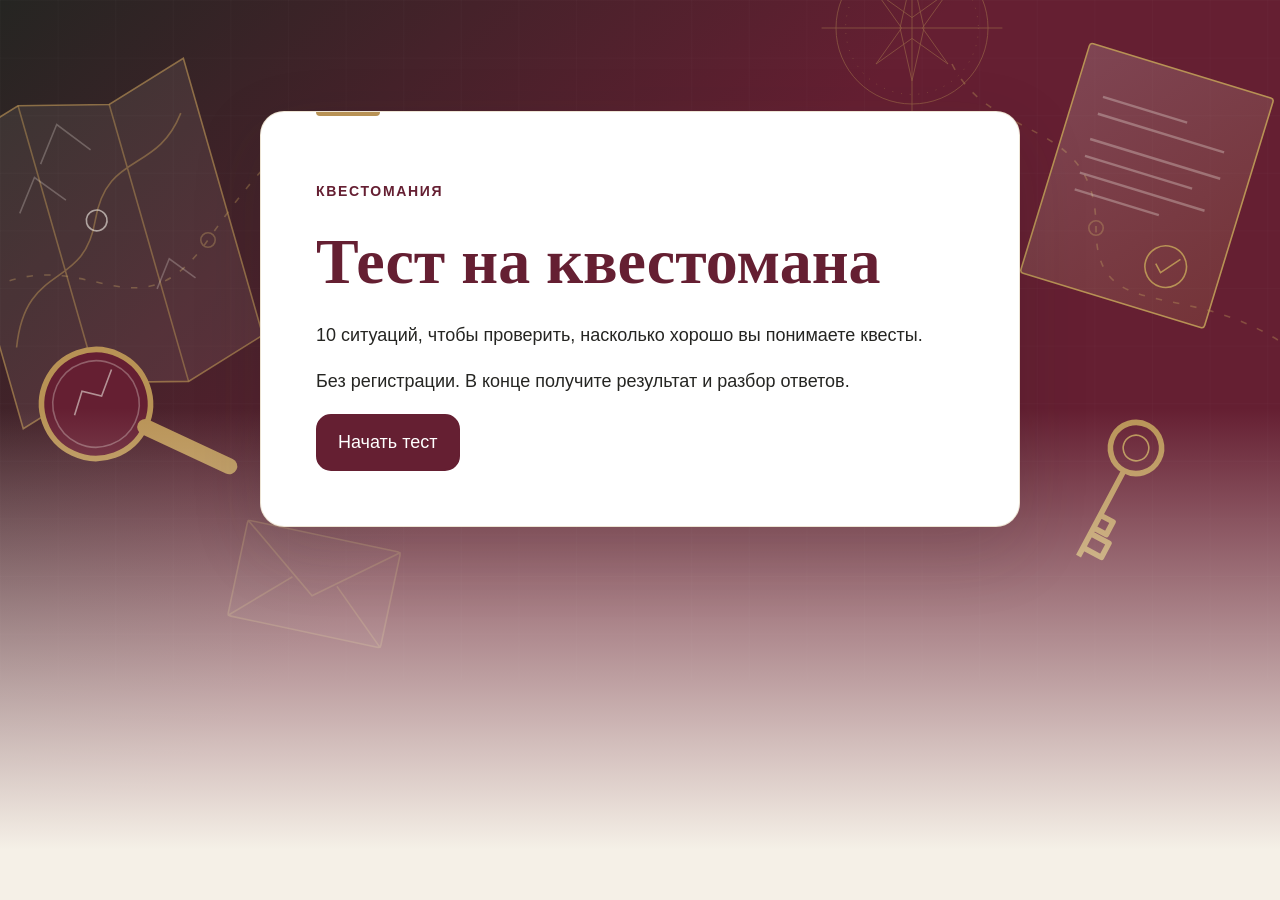
<file: test/index.html>
<!doctype html><html lang="ru"><head><meta charset="utf-8"><meta name="viewport" content="width=device-width, initial-scale=1"><meta name="theme-color" content="#651F32"><title>Тест на квестомана</title><meta property="og:title" content="Тест на квестомана"><meta name="description" content="Проверьте, как вы понимаете квесты. 10 вопросов на примерах."><style>:root{--wine:#651F32;--milk:#F5F0E7;--ink:#252522;--brass:#B89255}*{box-sizing:border-box}body{background:var(--milk);color:var(--ink);font:18px/1.55 Arial,sans-serif;margin:0}main{max-width:760px;margin:35px auto;padding:clamp(22px,6vw,55px);background:white;border-radius:24px;box-shadow:0 14px 40px #25252216}h1,h2{font-family:Georgia,serif;color:var(--wine);line-height:1.15}h1{font-size:clamp(40px,8vw,64px)}h2{font-size:clamp(26px,5vw,37px)}.label{font-size:14px;letter-spacing:.12em;text-transform:uppercase;font-weight:700;color:var(--wine)}button{cursor:pointer;border:2px solid var(--wine);border-radius:15px;background:var(--wine);color:white;font-size:18px;padding:16px 20px;min-height:56px}button:focus-visible{outline:3px solid var(--brass);outline-offset:3px}.choices button{display:block;width:100%;background:white;color:var(--ink);text-align:left;border-color:#d2c3b4;margin:12px 0;line-height:1.5}.choices button[aria-pressed=true]{background:var(--milk);border-color:var(--wine)}.actions{display:flex;flex-wrap:wrap;gap:12px;margin-top:24px}.actions button{flex:1}.secondary{background:white;color:var(--wine)}button:disabled{opacity:.4;cursor:not-allowed}.bar{height:11px;background:var(--milk);border-radius:20px;margin:18px 0;overflow:hidden}.bar span{display:block;height:100%;background:var(--wine)}.review{border-top:1px solid #d2c3b4;padding:18px 0}.review h3{color:var(--wine)}a{color:var(--wine)}#status{font-size:15px}
/* Decorative investigation illustration; the quiz stays on an opaque reading surface. */
body{min-height:100vh;position:relative;isolation:isolate;padding:1px 0 44px}
body::before{content:"";position:absolute;z-index:-1;pointer-events:none;inset:0 0 auto;height:850px;background-image:linear-gradient(to bottom,transparent 48%,var(--milk) 100%),url("data:image/svg+xml,%3Csvg%20xmlns%3D%22http%3A%2F%2Fwww.w3.org%2F2000%2Fsvg%22%20width%3D%221600%22%20height%3D%22850%22%20viewBox%3D%220%200%201600%20850%22%20fill%3D%22none%22%3E%0A%3Cdefs%3E%3Cpattern%20id%3D%22grid%22%20width%3D%2272%22%20height%3D%2272%22%20patternUnits%3D%22userSpaceOnUse%22%3E%3Cpath%20d%3D%22M72%200H0V72%22%20stroke%3D%22%23F5F0E7%22%20stroke-opacity%3D%22.045%22%2F%3E%3C%2Fpattern%3E%3ClinearGradient%20id%3D%22paper%22%20x2%3D%221%22%20y2%3D%221%22%3E%3Cstop%20stop-color%3D%22%23F5F0E7%22%2F%3E%3Cstop%20offset%3D%221%22%20stop-color%3D%22%23B89255%22%2F%3E%3C%2FlinearGradient%3E%3C%2Fdefs%3E%0A%3Cpath%20fill%3D%22url%28%23grid%29%22%20d%3D%22M0%200h1600v850H0z%22%2F%3E%0A%3Cg%20stroke%3D%22%23B89255%22%20stroke-width%3D%222%22%20opacity%3D%22.4%22%3E%3Cpath%20d%3D%22M-80%20410C90%20250%20155%20450%20260%20300S390%20155%20475%20190M1190%2080c50%20100%20180%2065%20180%20205s140%2040%20290%20190%22%20stroke-dasharray%3D%228%2014%22%2F%3E%3Ccircle%20cx%3D%22260%22%20cy%3D%22300%22%20r%3D%229%22%2F%3E%3Ccircle%20cx%3D%221370%22%20cy%3D%22285%22%20r%3D%229%22%2F%3E%3C%2Fg%3E%0A%3Cg%20transform%3D%22translate%28-35%20110%29%20rotate%28-16%20160%20180%29%22%3E%3Cpath%20d%3D%22m0%2030%20105-30%20110%2030%20105-30v360l-105%2030-110-30L0%20390Z%22%20fill%3D%22%23F5F0E7%22%20fill-opacity%3D%22.08%22%20stroke%3D%22%23B89255%22%20stroke-opacity%3D%22.65%22%20stroke-width%3D%222%22%2F%3E%3Cpath%20d%3D%22M105%200v360m110-330v360M20%20290c40-100%20100-45%20138-125s90-35%20140-100%22%20stroke%3D%22%23B89255%22%20stroke-opacity%3D%22.5%22%20stroke-width%3D%222%22%2F%3E%3Cpath%20d%3D%22m70%20130%2030-38%2030%2038m-18-52%2033-42%2032%2042m32%20190%2025-32%2025%2032%22%20stroke%3D%22%23F5F0E7%22%20stroke-opacity%3D%22.25%22%20stroke-width%3D%222%22%2F%3E%3Ccircle%20cx%3D%22160%22%20cy%3D%22165%22%20r%3D%2213%22%20stroke%3D%22%23F5F0E7%22%20stroke-opacity%3D%22.6%22%20stroke-width%3D%222%22%2F%3E%3C%2Fg%3E%0A%3Cg%20transform%3D%22translate%281320%2080%29%20rotate%2817%20110%20130%29%22%3E%3Crect%20width%3D%22240%22%20height%3D%22300%22%20rx%3D%224%22%20fill%3D%22url%28%23paper%29%22%20fill-opacity%3D%22.18%22%20stroke%3D%22%23B89255%22%20stroke-width%3D%222%22%2F%3E%3Cpath%20d%3D%22M35%2060h110m-110%2022h165M35%20115h170m-170%2022h140m-140%2022h163m-163%2022h110%22%20stroke%3D%22%23F5F0E7%22%20stroke-opacity%3D%22.3%22%20stroke-width%3D%223%22%2F%3E%3Ccircle%20cx%3D%22172%22%20cy%3D%22240%22%20r%3D%2226%22%20stroke%3D%22%23B89255%22%20stroke-width%3D%222%22%2F%3E%3Cpath%20d%3D%22m159%20240%209%209%2019-23%22%20stroke%3D%22%23B89255%22%20stroke-width%3D%222%22%2F%3E%3C%2Fg%3E%0A%3Cg%20transform%3D%22translate%28120%20505%29%20rotate%28-20%29%22%3E%3Ccircle%20r%3D%2268%22%20fill%3D%22%23651F32%22%20stroke%3D%22%23B89255%22%20stroke-width%3D%227%22%2F%3E%3Ccircle%20r%3D%2254%22%20stroke%3D%22%23F5F0E7%22%20stroke-opacity%3D%22.3%22%20stroke-width%3D%222%22%2F%3E%3Cpath%20d%3D%22m48%2048%2082%2082%22%20stroke%3D%22%23B89255%22%20stroke-width%3D%2220%22%20stroke-linecap%3D%22round%22%2F%3E%3Cpath%20d%3D%22m-30%204%2019-25%2021%2014%2023-27%22%20stroke%3D%22%23F5F0E7%22%20stroke-opacity%3D%22.55%22%20stroke-width%3D%222%22%2F%3E%3C%2Fg%3E%0A%3Cg%20transform%3D%22translate%281420%20560%29%20rotate%2828%29%22%20stroke%3D%22%23B89255%22%3E%3Ccircle%20r%3D%2232%22%20stroke-width%3D%227%22%2F%3E%3Ccircle%20r%3D%2216%22%20stroke-width%3D%222%22%2F%3E%3Cpath%20d%3D%22M0%2033v120m0-12h26v-20H0m0-8h18V95H0%22%20stroke-width%3D%227%22%20stroke-linejoin%3D%22round%22%2F%3E%3C%2Fg%3E%0A%3Cg%20transform%3D%22translate%281140%2035%29%22%20stroke%3D%22%23B89255%22%20opacity%3D%22.5%22%3E%3Ccircle%20r%3D%2295%22%2F%3E%3Ccircle%20r%3D%2283%22%20stroke-dasharray%3D%221%2010%22%2F%3E%3Cpath%20d%3D%22M0-113v226m-113-113h226%22%2F%3E%3Cpath%20d%3D%22m0-66%2015%2066-15%2066L-15%200Z%22%2F%3E%3Cpath%20d%3D%22m-45-45%2045%2032%2045-32L13%200l32%2045L0%2013l-45%2032L-13%200Z%22%2F%3E%3C%2Fg%3E%0A%3Cg%20transform%3D%22translate%28310%20650%29%20rotate%2812%29%22%20opacity%3D%22.35%22%3E%3Crect%20width%3D%22195%22%20height%3D%22122%22%20rx%3D%224%22%20fill%3D%22%23F5F0E7%22%20fill-opacity%3D%22.1%22%20stroke%3D%22%23B89255%22%20stroke-width%3D%222%22%2F%3E%3Cpath%20d%3D%22m0%200%2098%2076L195%200M0%20122l69-64m126%2064-69-64%22%20stroke%3D%22%23B89255%22%20stroke-width%3D%222%22%2F%3E%3C%2Fg%3E%0A%3C%2Fsvg%3E"),linear-gradient(135deg,#252522 0%,#651F32 45%,#651F32 100%);background-position:center top;background-size:100% 100%,100% auto,100% 100%;background-repeat:no-repeat}
main{position:relative;margin:110px auto 0;border:1px solid #B8925540;box-shadow:0 24px 70px #25252226}
main::before{content:"";position:absolute;top:0;left:55px;width:64px;height:4px;background:var(--brass);border-radius:0 0 4px 4px}
h1{margin-top:22px;margin-bottom:24px}button{font-family:inherit;transition:background-color .15s,border-color .15s}
@media(hover:hover){button:not(:disabled):hover{background:#4b1725;border-color:#4b1725}.choices button:hover,.secondary:hover{background:var(--milk);color:var(--wine)}}
@media(max-width:820px){main{margin:100px 24px 0}main::before{left:clamp(22px,6vw,55px)}}
@media(max-width:540px){body{padding-bottom:24px}body::before{height:720px;background-size:100% 100%,100% auto,100% 100%;background-position:center top,center top,center top}main{margin:140px 14px 0;padding:28px 22px;border-radius:20px}main::before{left:22px}h1{font-size:clamp(36px,10vw,48px)}.label{font-size:12px}.actions{gap:10px}.actions button{padding:14px 12px}}
@media(prefers-reduced-motion:reduce){button{transition:none}}
</style><link rel="canonical" href="https://azbuka.questomanija.si/test/"><meta name="robots" content="noindex,follow"></head><body><main id="app"></main><script>const qs=[["Какой пример ближе к квесту?",["Викторина на исторические даты","Участники исследуют исчезновение хранителя по письмам и свидетельствам","Соревнование по сбору кодов"],1,"Во втором случае есть история и действия участников, двигающие её вперёд."],["Из чего состоит квест?",["Сюжет, путь игрока, связанные задания и цель","Костюмы, музыка, таймер и награда","Маршрут, викторина, баллы и приз"],0,"В основе квеста сюжет, путь игрока, логически связанные задания и конкретная цель."],["В каком варианте задание естественно встроено в историю?",["«Сложите цифры и идите к следующей точке»","Из дневника: «Мария была у башни утром, хотя по журналу её открыли вечером. Ключ всё ещё у Марии…»","Отдельный ребус без связи с историей"],1,"Запись в дневнике позволяет самому заметить противоречие и продолжить исследование."],["Что точнее передаёт путь игрока?",["Пять адресов на карте","Пять обязательных остановок","Последовательность открытий, меняющая понимание событий"],2,"Путь игрока связан не только с перемещением, но и с развитием понимания истории."],["Где сформулирована конкретная цель?",["Посетить все залы","Установить, куда исчезла реликвия, и вернуть её","Узнать интересные факты о замке"],1,"Цель определяет, ради какого результата участники действуют."],["В каком случае человек действует внутри истории?",["Отвечает экскурсоводу на вопросы о датах","Запоминает факты для викторины","Проверяет свидетельства и самостоятельно выбирает версию"],2,"В последнем случае участник становится действующим лицом истории."],["Какое действие продвигает сюжет?",["Сравнение писем раскрывает обман свидетеля","Отвлечённый пазл не приносит новых сведений","Задание на скорость приносит дополнительные баллы"],0,"Задание должно влиять на понимание происходящего или развитие истории."],["Что отличает квест от цифровой прогулки с вопросами?",["Наличие карты и таймера","Сведения на точках влияют на дальнейшее расследование","Возможность набрать баллы"],1,"Важна логическая связь действий и истории, а не технология."],["Где знание становится личным открытием?",["Прослушать лекцию","Пересказать прочитанное","Самостоятельно сопоставить документы и найти противоречие"],2,"Самостоятельное исследование превращает информацию в личный опыт."],["Какой финал соответствует цели найти пропавшего человека?",["Получить диплом без ответа","Установить события, найти человека и понять причину исчезновения","Заработать баллы, оставив историю незавершённой"],1,"Финал должен вытекать из цели, а не быть посторонней наградой."]];let i=-1,a=Array(qs.length).fill(null);const root=document.getElementById('app');const enc=s=>String(s).replace(/[&<>"']/g,c=>({'&':'&amp;','<':'&lt;','>':'&gt;','"':'&quot;',"'":'&#39;'}[c]));function draw(){if(i<0){root.innerHTML='<p class="label">Квестомания</p><h1>Тест на квестомана</h1><p>10 ситуаций, чтобы проверить, насколько хорошо вы понимаете квесты.</p><p>Без регистрации. В конце получите результат и разбор ответов.</p><button id="start">Начать тест</button>';document.getElementById('start').onclick=()=>{i=0;draw()};return}if(i<qs.length){let q=qs[i];root.innerHTML='<p class="label">Вопрос '+(i+1)+' из '+qs.length+'</p><div class="bar"><span style="width:'+((i+1)/qs.length*100)+'%"></span></div><h2>'+enc(q[0])+'</h2><div class="choices">'+q[1].map((v,j)=>'<button data-j="'+j+'" aria-pressed="'+(a[i]===j)+'">'+enc(v)+'</button>').join('')+'</div><div class="actions"><button class="secondary" id="back">Назад</button><button id="next" '+(a[i]===null?'disabled':'')+'>'+(i===qs.length-1?'Результат':'Далее')+'</button></div>';root.querySelectorAll('[data-j]').forEach(el=>el.onclick=()=>{a[i]=+el.dataset.j;draw()});document.getElementById('back').onclick=()=>{i--;draw()};document.getElementById('next').onclick=()=>{i++;draw()};return}const n=qs.reduce((p,q,j)=>p+(a[j]===q[2]),0);root.innerHTML='<p class="label">Результат</p><h1>'+n+' из '+qs.length+'</h1><p>Посмотрите разбор ответов и попробуйте ещё раз, если захотите.</p><div class="actions"><button id="share">Поделиться результатом</button><button class="secondary" id="reset">Пройти ещё раз</button></div><p id="status" aria-live="polite"></p><p><a href="../#lessons">Вернуться к «Азбуке квеста»</a></p><h2>Разбор ответов</h2>'+qs.map((q,j)=>'<div class="review"><h3>'+(j+1)+'. '+enc(q[0])+'</h3><p>Ваш ответ: '+enc(q[1][a[j]])+(a[j]===q[2]?' ✓':'')+'</p><p>Верный ответ: '+enc(q[1][q[2]])+'</p><p>'+enc(q[3])+'</p></div>').join('');document.getElementById('reset').onclick=()=>{a=Array(qs.length).fill(null);i=-1;draw();scrollTo(0,0)};document.getElementById('share').onclick=async()=>{const msg='Я прошёл(ла) «Тест на квестомана»: '+n+' из '+qs.length+'!';try{if(navigator.share)await navigator.share({title:'Тест на квестомана',text:msg,url:location.href});else{await navigator.clipboard.writeText(msg+' '+location.href);document.getElementById('status').textContent='Результат и ссылка скопированы.'}}catch(e){if(e.name!=='AbortError')document.getElementById('status').textContent=msg+' '+location.href}}}draw();</script></body></html>
</file>
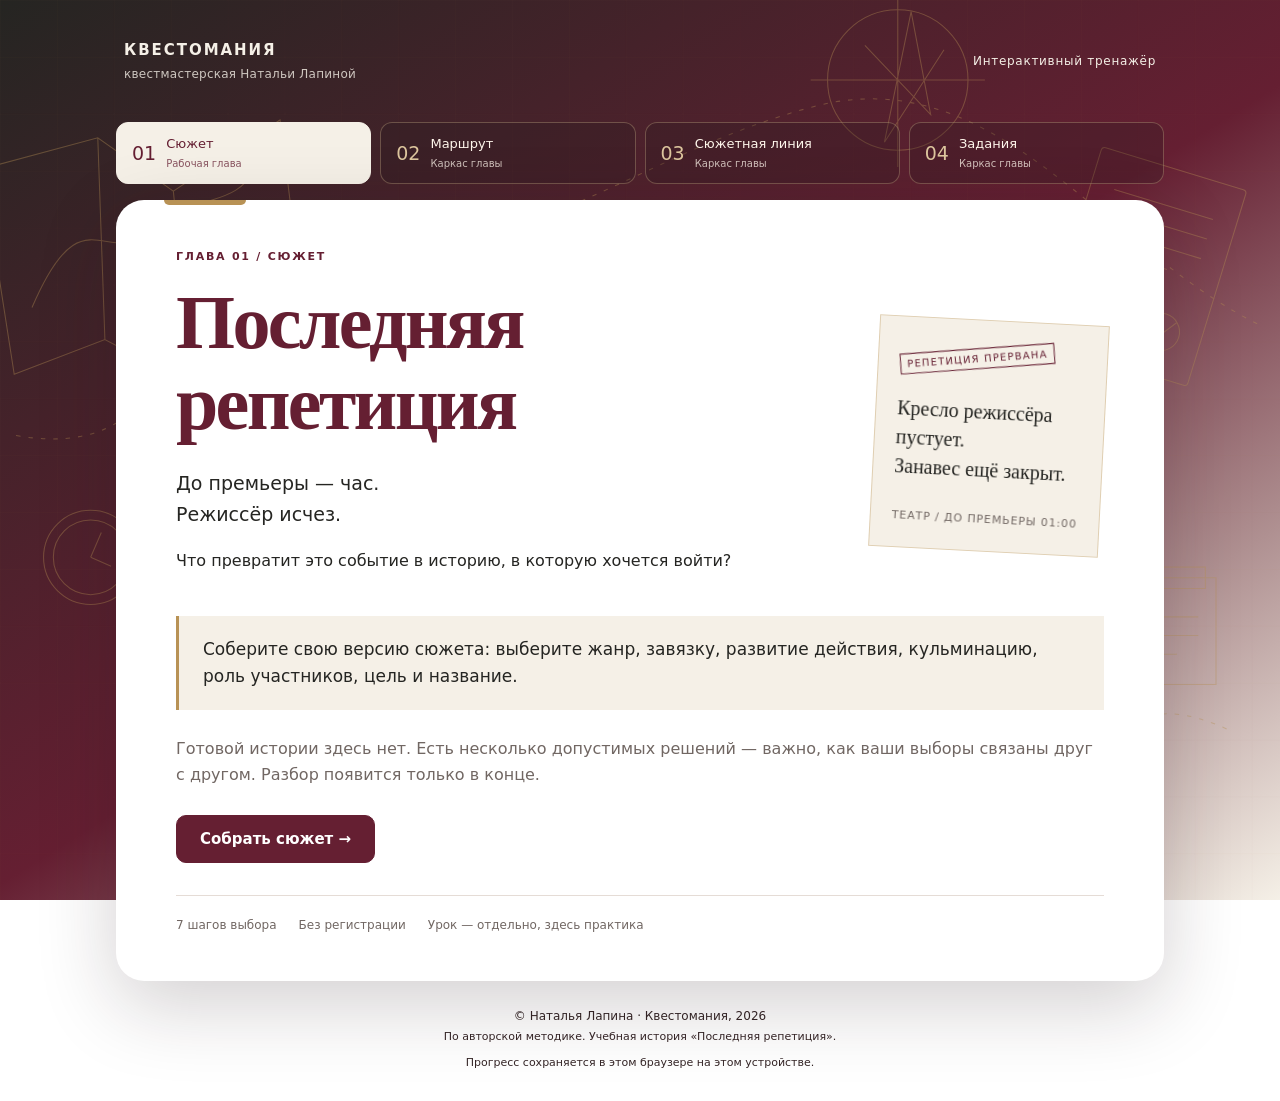
<file: trainer/index.html>
<!doctype html>
<html lang="ru">
<head>
  <meta charset="utf-8">
  <meta name="viewport" content="width=device-width, initial-scale=1">
  <meta name="theme-color" content="#651F32">
  <meta name="description" content="Последняя репетиция — интерактивный тренажёр квестмастерской Натальи Лапиной. Соберите сюжет и проверьте его логику.">
  <title>Последняя репетиция · квестмастерская</title>
  <link rel="stylesheet" href="./trainer.css">
  <script defer src="./content.js"></script>
  <script defer src="./app.js"></script>
</head>
<body>
  <svg class="backdrop" aria-hidden="true" viewBox="0 0 1440 1100" preserveAspectRatio="xMidYMin slice"><defs><pattern id="grid" width="64" height="64" patternUnits="userSpaceOnUse"><path d="M64 0H0V64" fill="none" stroke="currentColor" opacity=".14"/></pattern></defs><path fill="url(#grid)" d="M0 0h1440v1100H0z"/><g fill="none" stroke="currentColor" stroke-width="1.2"><path d="M-20 190l130-35 85 60 120-80 28 225-126 74-99-52-102 39zM110 155l8 227m77-167 22 219M36 346c58-135 83-39 139-87s84-21 116-73"/><path stroke-dasharray="5 9" d="M18 490c230 40 152-248 370-221s320-94 527-149 328 162 505 247"/><circle cx="1010" cy="90" r="79"/><path d="M1010-8v196m-98-98h196m-135-39 74 78-22-116-30 147 67-104"/><g transform="translate(1240 165) rotate(17)"><rect width="170" height="230" rx="4"/><path d="M27 42h116M27 65h116M27 88h116M27 111h83"/><circle cx="124" cy="180" r="21"/><path d="m112 179 9 9 17-23"/></g><circle cx="102" cy="627" r="53"/><circle cx="102" cy="627" r="42"/><path d="m142 667 70 70m-110-110 12-28m-12 28 23 10"/><path d="M1270 650h98v120h-98zm12-12h74v24h-74zM1289 694h59m-59 21h59m-59 21h35"/><path stroke-dasharray="5 9" d="M1380 820c-180-80-103 150-330 115S800 1040 700 1060"/></g></svg>
  <div class="shell">
    <header class="masthead"><a href="../" aria-label="На сайт Азбука квеста">КВЕСТОМАНИЯ<span>квестмастерская Натальи Лапиной</span></a><span class="series">Интерактивный тренажёр</span></header>
    <nav aria-label="Главы тренажёра" id="chapters"></nav>
    <main id="main" tabindex="-1"></main>
    <footer>© Наталья Лапина · Квестомания, 2026<br><span>По авторской методике. Учебная история «Последняя репетиция».</span><p id="save-status" role="status"></p></footer>
  </div>
  <noscript><div class="noscript">Для тренажёра нужен JavaScript. Включите его в настройках браузера и обновите страницу.</div></noscript>
</body>
</html>
</file>
<file: trainer/trainer.css>
:root{--wine:#651F32;--paper:#F5F0E7;--ink:#252522;--gold:#B89255;--muted:#716763;--line:#e5dcd6}*{box-sizing:border-box}body{margin:0;color:var(--ink);background:linear-gradient(148deg,#252522 0%,#651F32 52%,#af9091 78%,#f5f0e7 100%);background-attachment:fixed;font-family:system-ui,-apple-system,BlinkMacSystemFont,"Segoe UI",sans-serif;line-height:1.6;min-height:100vh}.backdrop{position:fixed;inset:0;width:100%;height:100%;color:var(--gold);opacity:.38;pointer-events:none}.shell{position:relative;max-width:1120px;margin:auto;padding:38px 36px 22px}.masthead{display:flex;justify-content:space-between;align-items:center;gap:20px;color:var(--paper);margin:0 8px 38px}.masthead a{color:inherit;text-decoration:none;font-size:15px;letter-spacing:.13em;font-weight:750}.masthead a span{display:block;font-size:12px;letter-spacing:.02em;font-weight:400;opacity:.8;margin-top:3px}.series{font-size:12px;letter-spacing:.06em}nav{display:grid;grid-template-columns:repeat(4,1fr);gap:9px;margin:0 0 16px}.chapter{display:flex;align-items:center;gap:10px;border:1px solid #c7ac855c;color:#fff7ec;background:#271e2142;border-radius:12px;padding:13px 15px;text-decoration:none;font-size:13px;line-height:1.3;min-height:60px}.chapter b{font-size:19px;font-weight:400;color:#ddc69e}.chapter.active{background:var(--paper);color:var(--wine);border-color:var(--paper)}.chapter.active b{color:var(--wine)}.chapter small{display:block;font-size:10px;margin-top:4px;opacity:.75}.card{background:#fff;border-radius:28px;box-shadow:0 24px 80px #21131b33;overflow:hidden;position:relative}.card:before{content:"";position:absolute;left:48px;top:0;width:82px;height:5px;border-radius:0 0 6px 6px;background:var(--gold)}.inner{padding:48px 60px 46px}.eyebrow{font-size:11px;letter-spacing:.16em;text-transform:uppercase;font-weight:750;color:var(--wine);margin:0 0 16px}.muted{color:var(--muted)}h1,h2,h3,p{margin-top:0}h1,h2{font-family:Georgia,"Times New Roman",serif;font-weight:700;color:var(--wine);line-height:1.07;letter-spacing:-.035em}h1{font-size:clamp(42px,6.8vw,76px);max-width:700px;margin-bottom:24px}h2{font-size:clamp(32px,4vw,47px);margin-bottom:15px}h3{font-size:17px;color:var(--wine);margin-bottom:8px}.lead{font-size:19px;max-width:660px}.intro-grid{display:grid;grid-template-columns:1fr 230px;gap:40px;align-items:center}.case-file{padding:24px 21px 20px;background:var(--paper);border:1px solid #b892555e;transform:rotate(3deg);font-family:Georgia,serif}.case-file .stamp{border:1px solid var(--wine);color:var(--wine);font:10px system-ui;letter-spacing:.12em;padding:4px 6px;display:inline-block;transform:rotate(-7deg);margin-bottom:28px}.case-file p{font-size:20px;line-height:1.45}.case-file small{font:11px system-ui;letter-spacing:.08em;color:var(--muted)}.brief{border-left:3px solid var(--gold);background:var(--paper);padding:20px 24px;margin:26px 0;font-size:17px}.brief p:last-child{margin-bottom:0}.actions{display:flex;gap:12px;flex-wrap:wrap;align-items:center;margin-top:28px}.button{display:inline-flex;align-items:center;justify-content:center;min-height:48px;border:1px solid var(--wine);border-radius:10px;padding:12px 23px;font:600 15px system-ui;cursor:pointer;color:white;background:var(--wine);text-decoration:none;line-height:1.4}.button:hover{background:#481322}.button.secondary{background:white;color:var(--wine);border-color:var(--line)}.button.secondary:hover{background:var(--paper)}button:disabled{opacity:.45;cursor:not-allowed}a:focus-visible,button:focus-visible,input:focus-visible{outline:3px solid var(--gold);outline-offset:4px}.meta{display:flex;gap:22px;font-size:12px;color:var(--muted);border-top:1px solid var(--line);padding-top:20px;margin-top:32px}.question-head{display:flex;justify-content:space-between;align-items:center;gap:15px;font-size:12px;color:var(--muted);margin-bottom:12px}.progress{height:4px;background:var(--paper);border-radius:4px;overflow:hidden;margin-bottom:33px}.progress span{display:block;height:100%;background:var(--gold)}.context{font-size:13px;color:var(--muted);margin-bottom:24px}.context strong{color:var(--wine)}fieldset{border:0;padding:0;margin:24px 0 0;min-width:0}legend{font-size:13px;margin-bottom:10px;color:var(--muted)}.option{display:flex;gap:14px;align-items:flex-start;border:1px solid var(--line);border-radius:12px;padding:17px 20px;margin:0 0 11px;cursor:pointer;transition:background .15s,border-color .15s}.option:hover{border-color:var(--gold);background:#fbf9f5}.option:has(input:checked){border-color:var(--wine);background:#651f3207;box-shadow:inset 3px 0 var(--wine)}.option input{accent-color:var(--wine);width:18px;height:18px;flex-shrink:0;margin:4px 0 0}.option strong{display:block;font-size:16px;font-weight:600}.option .option-note{display:block;font-size:13px;color:var(--muted);margin-top:3px}.step-actions{display:flex;align-items:center;justify-content:space-between;gap:16px;margin-top:24px}.step-actions small{color:var(--muted);font-size:12px}.text-button{background:none;border:0;color:var(--wine);padding:10px 0;cursor:pointer;font:inherit;text-decoration:underline;text-underline-offset:4px}.result-banner{background:var(--paper);padding:22px 26px;border-radius:14px;margin:26px 0}.result-banner p:last-child{margin:0}.assembled{padding:24px 28px;border:1px solid #b8925580;border-radius:14px;margin:24px 0}.assembled h3{font-family:Georgia,serif;font-size:29px}.assembled p{font-size:16px}.assembled p:last-child{margin:0}.checks{list-style:none;padding:0;margin:24px 0}.checks li{display:grid;grid-template-columns:28px 1fr;gap:9px;border-top:1px solid var(--line);padding:17px 0}.check-icon{font-weight:700;color:var(--wine)}.checks strong{display:block;font-size:15px}.checks p{margin:4px 0 0;font-size:14px;color:var(--muted)}.fragment{background:var(--paper);border-radius:14px;padding:25px 30px;margin-top:30px;border-left:3px solid var(--gold)}.fragment blockquote{font:italic 22px/1.5 Georgia,serif;margin:16px 0;color:var(--wine)}.fragment small{color:var(--muted)}.chapter-state{padding:12px 17px;background:var(--paper);border-radius:8px;display:inline-block;font-size:12px;margin-bottom:25px}.overview{border-top:1px solid var(--line);padding-top:20px;margin-top:28px}.overview p{margin-bottom:9px}footer{text-align:center;font-size:12px;color:#342526;margin-top:26px}footer span{font-size:11px}#save-status{font-size:11px;margin:8px 0}.noscript{background:white;color:var(--wine);padding:24px;position:fixed;inset:30% 10% auto;border-radius:14px}dialog{border:1px solid var(--line);border-radius:18px;max-width:460px;padding:30px;color:var(--ink)}dialog::backdrop{background:#21131b99}@media(max-width:760px){.shell{padding:22px 18px}.masthead{margin:0 3px 24px}.series{display:none}.chapter{padding:11px 10px;font-size:12px;gap:7px}.chapter b{font-size:16px}.chapter small{font-size:9px}.inner{padding:34px 29px}.intro-grid{grid-template-columns:1fr}.case-file{display:none}.lead{font-size:17px}.card:before{left:29px}.meta{gap:13px;flex-wrap:wrap}.brief{padding:16px 18px;font-size:16px}}@media(max-width:440px){.shell{padding:18px 12px}.masthead a{font-size:13px}.masthead a span{font-size:10px}nav{grid-template-columns:1fr 1fr;gap:7px}.chapter{min-height:52px}.inner{padding:31px 23px}.card{border-radius:21px}h1{font-size:44px}h2{font-size:34px}.option{padding:15px 14px;gap:10px}.option strong{font-size:15px}.step-actions{flex-wrap:wrap}.step-actions small{width:100%;order:2}.fragment,.assembled{padding:20px}.button{padding:12px 18px}.context{font-size:12px}}@media(prefers-reduced-motion:reduce){*{transition:none!important;scroll-behavior:auto!important}}@media print{body{background:white}.backdrop,.masthead,nav,footer,.actions,.text-button,.step-actions{display:none}.shell{padding:0;max-width:none}.card{box-shadow:none}.inner{padding:0}.checks li,.fragment{break-inside:avoid}}
</file>
